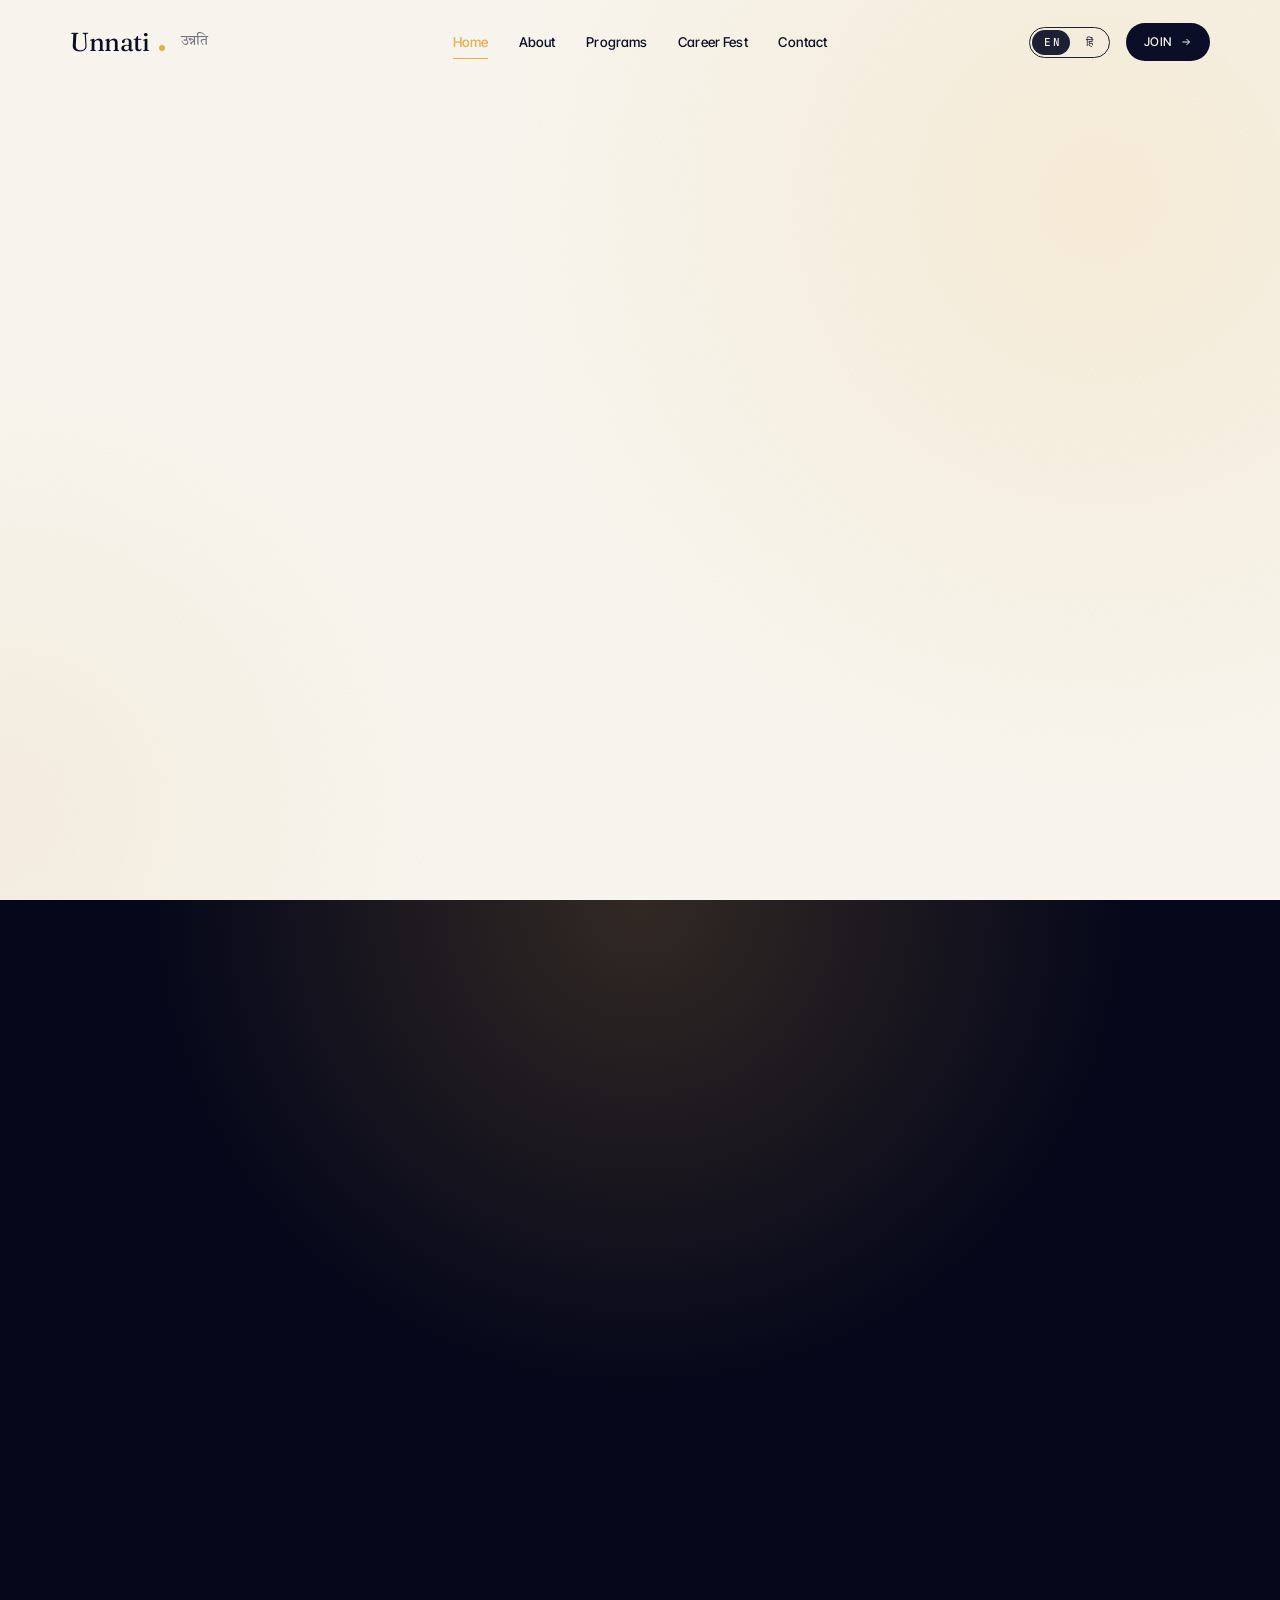
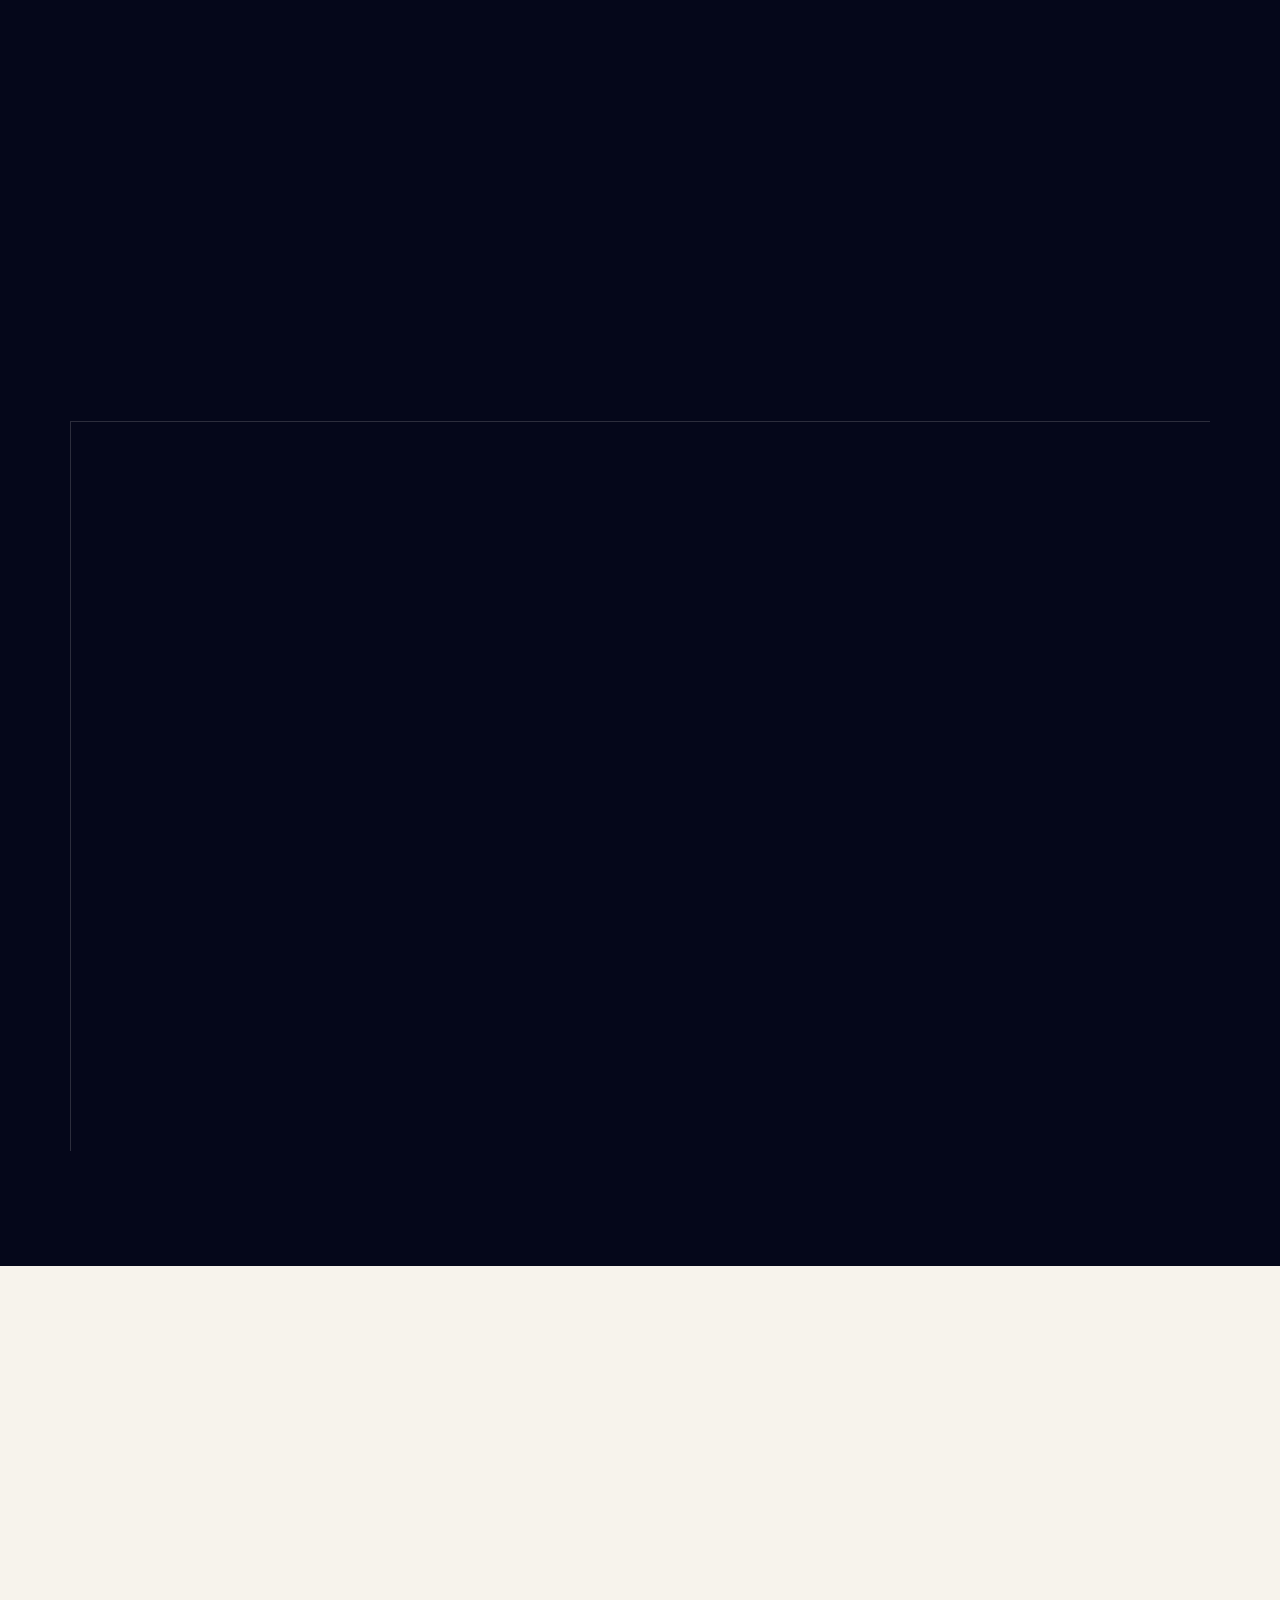
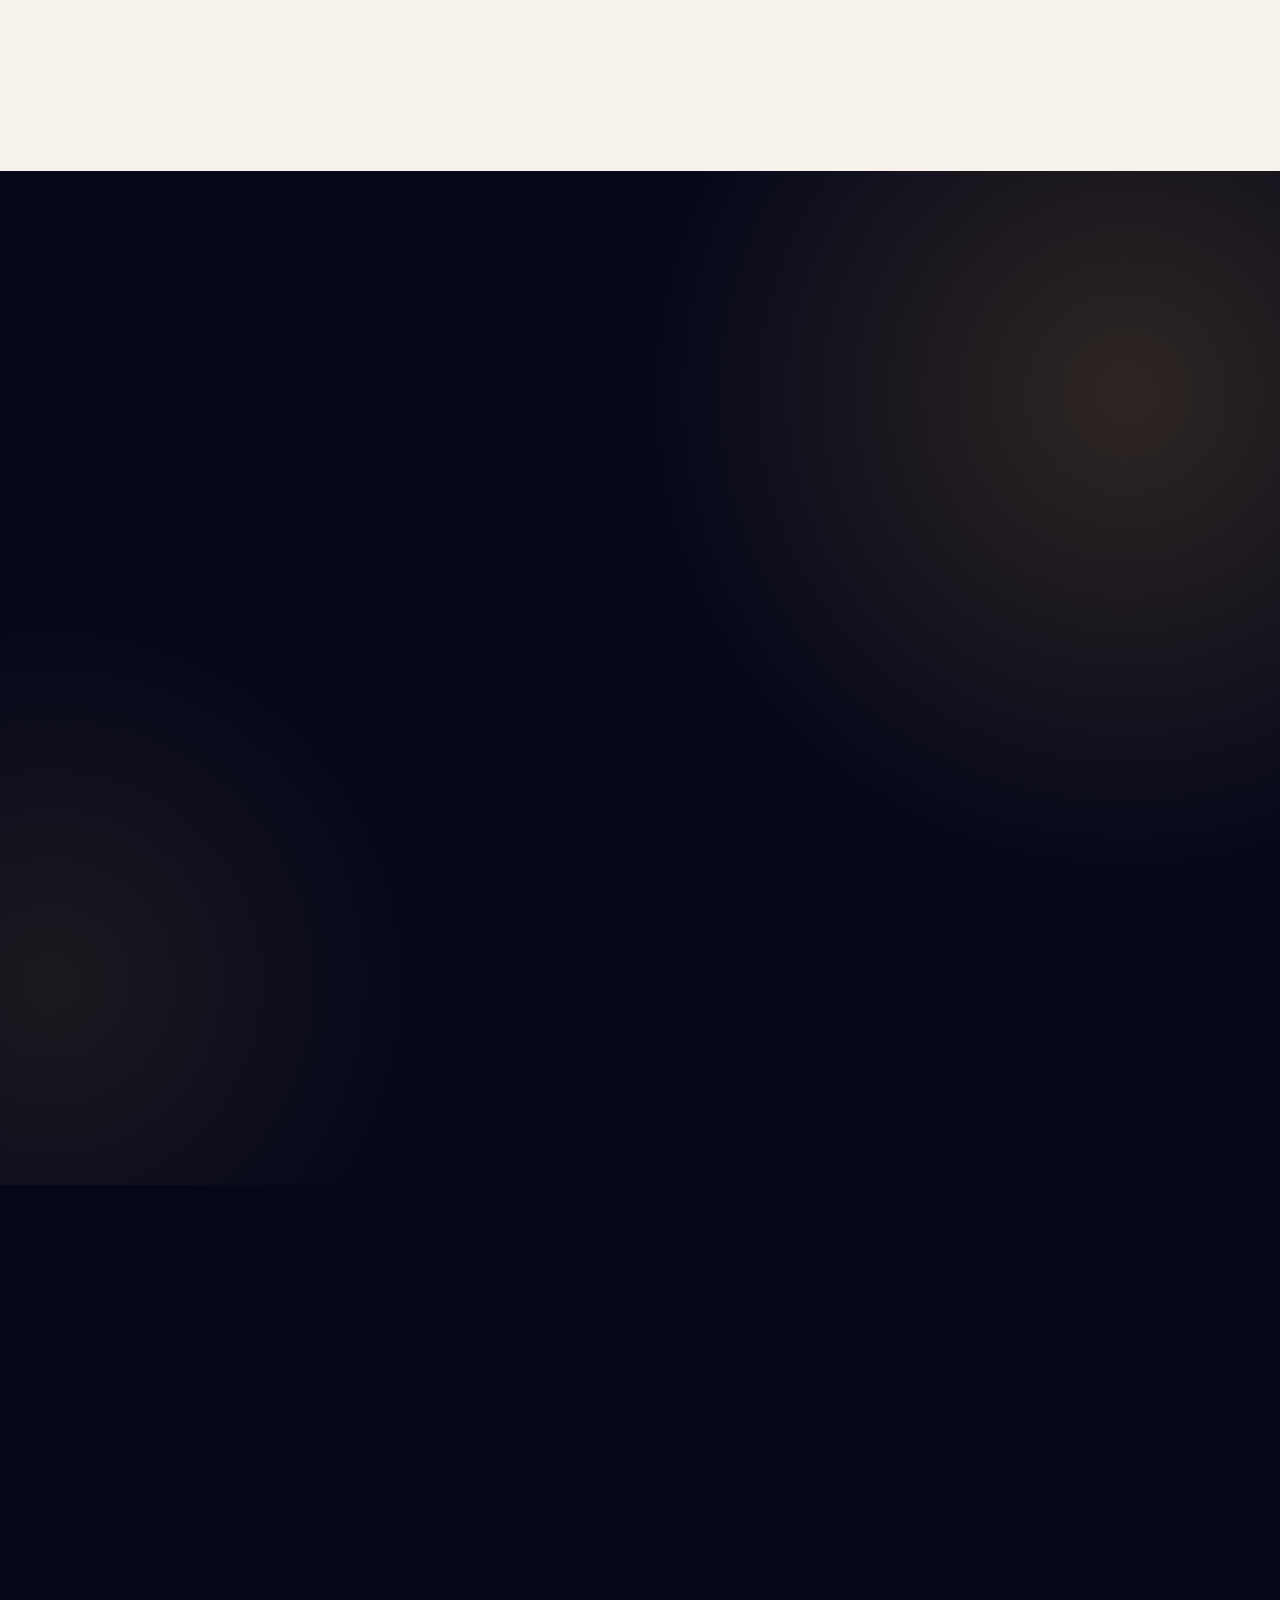
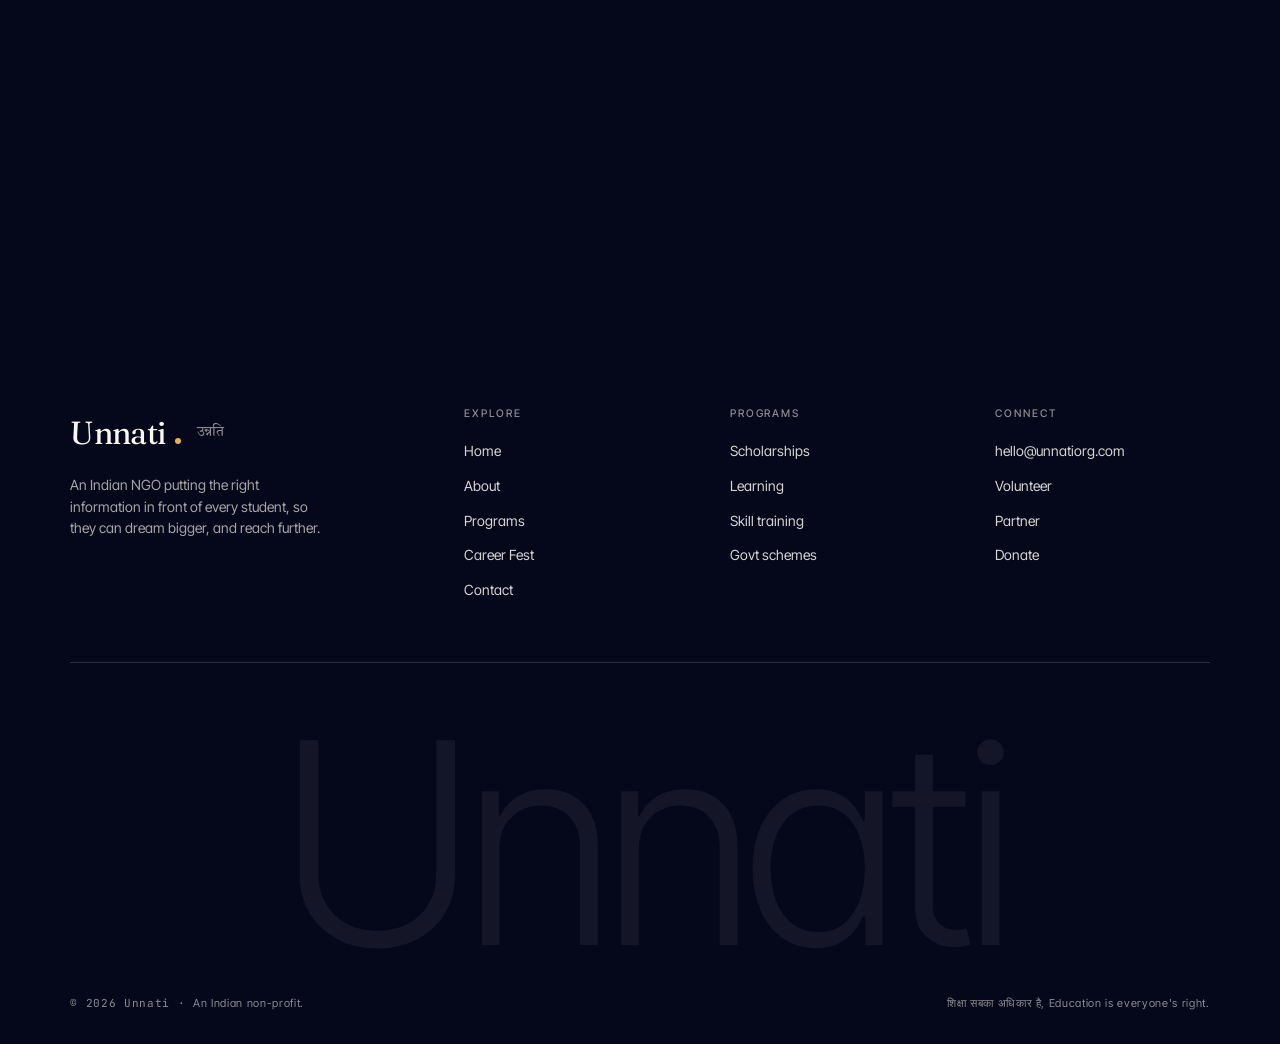
<file: index.html>
<!DOCTYPE html>
<html lang="en">
<head>
  <meta charset="UTF-8" />
  <meta name="viewport" content="width=device-width, initial-scale=1.0" />
  <title>Unnati · उन्नति, Information is opportunity.</title>
  <meta name="title-en" content="Unnati · उन्नति, Information is opportunity." />
  <meta name="title-hi" content="उन्नति, सही जानकारी, सही दिशा।" />
  <meta name="description" content="Unnati is an Indian NGO putting scholarships, government schemes, skill programs and career resources in front of every student, bilingual, free, accessible." />

  <link rel="preconnect" href="https://fonts.googleapis.com" />
  <link rel="preconnect" href="https://fonts.gstatic.com" crossorigin />
  <link rel="stylesheet" href="https://fonts.googleapis.com/css2?family=Fraunces:ital,opsz,wght@0,9..144,300;0,9..144,400;0,9..144,500;1,9..144,300;1,9..144,400&family=Inter+Tight:wght@400;500;600&family=JetBrains+Mono:wght@400;500&family=Tiro+Devanagari+Hindi&family=Hind:wght@400;500;600&display=swap" />
  <link rel="stylesheet" href="css/style.css?v=19" />
</head>
<body>

  <div class="intro" aria-hidden="true">
    <div class="intro-meta top">
      <span>Unnati · उन्नति</span>
      <span>An NGO from India</span>
    </div>

    <div class="intro-thesis">
      <span class="intro-word w1">Talent.</span>
      <span class="intro-word w2">Information.</span>
      <span class="intro-word w3">Opportunity.</span>
      <span class="intro-word w4 devanagari">उन्नति।</span>
    </div>

    <div class="intro-mark">
      Unnati<span class="intro-dot"></span><span class="intro-hi">उन्नति</span>
    </div>

    <div class="intro-line"></div>

    <div class="intro-meta bottom">
      <span class="lang-en">Welcome</span>
      <span class="lang-hi">स्वागत है</span>
      <span data-year>2026</span>
    </div>
  </div>

  <div class="page-trans" aria-hidden="true">
    <div class="page-trans-mark">Unnati<span class="dot"></span></div>
  </div>

  <nav class="nav" id="nav">
    <div class="brand-wrap">
      <a href="index.html" class="brand">
        Unnati<span class="brand-dot"></span>
        <span class="brand-hi">उन्नति</span>
      </a>
    </div>

    <div class="nav-center" id="navCenter">
      <div class="nav-links">
        <a href="index.html" aria-current="page">

          <span class="lang-en">Home</span>
          <span class="lang-hi">मुख पृष्ठ</span>
        </a>
        <a href="about.html">

          <span class="lang-en">About</span>
          <span class="lang-hi">हमारे बारे में</span>
        </a>
        <a href="programs.html">

          <span class="lang-en">Programs</span>
          <span class="lang-hi">कार्यक्रम</span>
        </a>
        <a href="career-fest.html">

          <span class="lang-en">Career Fest</span>
          <span class="lang-hi">करियर फ़ेस्ट</span>
        </a>
        <a href="contact.html">

          <span class="lang-en">Contact</span>
          <span class="lang-hi">संपर्क</span>
        </a>
      </div>
    </div>

    <div class="nav-right">
      <button class="lang-toggle" data-lang-toggle aria-label="Toggle language">
        <span class="lt-en">EN</span>
        <span class="lt-hi">हिं</span>
      </button>
      <a href="contact.html#join" class="nav-cta">
        <span class="lang-en">Join</span>
        <span class="lang-hi">जुड़ें</span>
        <svg width="12" height="12" viewBox="0 0 24 24" fill="none" stroke="currentColor" stroke-width="2"><path d="M5 12h14M13 6l6 6-6 6"/></svg>
      </a>
      <button class="nav-toggle" aria-label="Menu"><span></span><span></span></button>
    </div>
  </nav>

  <header class="hero">

    <div class="hero-meta-top reveal">
      <span>
        <span class="lang-en">Est. India · Non-profit</span>
        <span class="lang-hi">भारत · ग़ैर-लाभकारी संस्था</span>
      </span>
      <span>
        <span class="lang-en">Home</span>
        <span class="lang-hi">मुख पृष्ठ</span>
      </span>
    </div>

    <div class="hero-main">
      <h1 class="hero-title reveal reveal-d1">
        <span class="h-display lang-en">
          <span class="line-reveal"><span>Not just</span></span>
          <span class="line-reveal line-reveal-d1"><span><span class="serif-italic">talent.</span></span></span>
          <span class="line-reveal line-reveal-d2"><span>The right</span></span>
          <span class="line-reveal line-reveal-d3"><span><span class="serif-italic">information.</span></span></span>
        </span>
        <span class="h-display lang-hi">
          <span class="line-reveal"><span>सिर्फ़ प्रतिभा</span></span>
          <span class="line-reveal line-reveal-d1"><span>ही नहीं, </span></span>
          <span class="line-reveal line-reveal-d2"><span>सही जानकारी</span></span>
          <span class="line-reveal line-reveal-d3"><span>भी।</span></span>
        </span>
      </h1>

      <aside class="hero-aside reveal reveal-d2">

        <div class="hero-mark">
          <span class="lang-en">Unnati</span>
          <span class="lang-hi">उन्नति</span>
          <span class="mark-dot"></span>
        </div>

        <div class="hero-aside-bottom">

          <div class="word-cycle">
            <div class="wc-label">
              <span class="lang-en">A platform for</span>
              <span class="lang-hi">एक मंच, </span>
            </div>
            <div class="word-stage" aria-hidden="true">
              <span class="word">opportunity.</span>
              <span class="word devanagari">अवसर।</span>
              <span class="word">knowledge.</span>
              <span class="word devanagari">ज्ञान।</span>
              <span class="word">a future.</span>
              <span class="word devanagari">उन्नति।</span>
            </div>
          </div>

          <p class="lede">
            <span class="lang-en">Unnati is an Indian non-profit on a single mission, putting scholarships, government schemes, skill programs and career resources in front of every student who needs them. <strong>Free. Bilingual. Always.</strong></span>
            <span class="lang-hi">उन्नति एक ऐसा मंच है जहाँ छात्र छात्रवृत्तियाँ, सरकारी योजनाएँ, कौशल विकास कार्यक्रम, करियर मार्गदर्शन और अन्य संसाधन एक ही जगह पा सकते हैं। <strong>नि:शुल्क। द्विभाषी। हमेशा।</strong></span>
          </p>

          <div class="hero-cta">
            <a href="programs.html" class="btn btn--primary">
              <span class="lang-en">See programs</span>
              <span class="lang-hi">कार्यक्रम देखें</span>
              <svg viewBox="0 0 24 24" fill="none" stroke="currentColor" stroke-width="2"><path d="M5 12h14M13 6l6 6-6 6"/></svg>
            </a>
            <a href="about.html" class="btn btn--ghost">
              <span class="lang-en">Our story</span>
              <span class="lang-hi">हमारी कहानी</span>
            </a>
          </div>
        </div>
      </aside>
    </div>
  </header>

  <section class="verbatim">
    <div class="verbatim-inner">
      <span class="verbatim-mark reveal">“</span>
      <p class="verbatim-text reveal reveal-d1">
        <span class="lang-en">Talent alone isn't enough. The right information is the key to success.</span>
        <span class="lang-hi">सिर्फ़ प्रतिभा ही नहीं, बल्कि सही जानकारी भी सफलता की कुंजी है।</span>
      </p>
      <p class="verbatim-cite reveal reveal-d2">
        <span class="lang-en">The Unnati founding belief</span>
        <span class="lang-hi">उन्नति का मूल विश्वास</span>
      </p>
    </div>
  </section>

  <section class="section-dark">
    <div class="container">
      <div class="chapter-head">

        <div class="chapter-title">
          <span class="chapter-tag reveal">
            <span class="lang-en">What we do</span>
            <span class="lang-hi">हम क्या करते हैं</span>
          </span>
          <h2 class="h-2 reveal reveal-d1" style="color:var(--paper);">
            <span class="lang-en">Five categories.<br />One platform.<br /><span class="serif-italic" style="color:var(--saffron);">One door for every student.</span></span>
            <span class="lang-hi">पाँच श्रेणियाँ।<br />एक मंच।<br /><span style="color:var(--saffron);">हर छात्र के लिए एक दरवाज़ा।</span></span>
          </h2>
        </div>
      </div>

      <div class="pillars">
        <a class="pillar reveal" href="programs.html#scholarships">
          <div>

            <h3 class="pillar-title">
              <span class="lang-en">Scholarships</span>
              <span class="lang-hi">छात्रवृत्ति</span>
            </h3>
          </div>
          <p class="pillar-body">
            <span class="lang-en">Government and merit-based scholarships, NMMSS, KVPY, CSSS, AICTE Pragati, and more, mapped by class, stream and eligibility.</span>
            <span class="lang-hi">सरकारी एवं मेरिट-आधारित छात्रवृत्तियाँ, NMMSS, KVPY, CSSS, AICTE प्रगति आदि, कक्षा, विषय और पात्रता के अनुसार।</span>
          </p>
          <span class="pillar-arrow">
            <svg width="18" height="18" viewBox="0 0 24 24" fill="none" stroke="currentColor" stroke-width="1.5"><path d="M5 12h14M13 6l6 6-6 6"/></svg>
          </span>
        </a>

        <a class="pillar reveal reveal-d1" href="programs.html#learning">
          <div>

            <h3 class="pillar-title">
              <span class="lang-en">Learning platforms</span>
              <span class="lang-hi">सीखने के मंच</span>
            </h3>
          </div>
          <p class="pillar-body">
            <span class="lang-en">The best free learning resources on the internet, SWAYAM, NPTEL, Khan Academy, DIKSHA, Coursera, Duolingo, curated for Indian students.</span>
            <span class="lang-hi">इंटरनेट के बेहतरीन मुफ़्त संसाधन, स्वयं, NPTEL, खान अकादमी, दीक्षा, कोर्सेरा, डुओलिंगो, भारतीय छात्रों के लिए चयनित।</span>
          </p>
          <span class="pillar-arrow">
            <svg width="18" height="18" viewBox="0 0 24 24" fill="none" stroke="currentColor" stroke-width="1.5"><path d="M5 12h14M13 6l6 6-6 6"/></svg>
          </span>
        </a>

        <a class="pillar reveal reveal-d2" href="programs.html#career">
          <div>

            <h3 class="pillar-title">
              <span class="lang-en">Career opportunities</span>
              <span class="lang-hi">कैरियर के अवसर</span>
            </h3>
          </div>
          <p class="pillar-body">
            <span class="lang-en">Internshala, Upwork, Fiverr, WorkIndia and more, paid opportunities that don't wait for graduation day.</span>
            <span class="lang-hi">इंटर्नशाला, अपवर्क, फ़ाइवर, वर्कइंडिया आदि, ऐसे अवसर जो स्नातक होने का इंतज़ार नहीं करते।</span>
          </p>
          <span class="pillar-arrow">
            <svg width="18" height="18" viewBox="0 0 24 24" fill="none" stroke="currentColor" stroke-width="1.5"><path d="M5 12h14M13 6l6 6-6 6"/></svg>
          </span>
        </a>

        <a class="pillar reveal" href="programs.html#skills">
          <div>

            <h3 class="pillar-title">
              <span class="lang-en">Skill training</span>
              <span class="lang-hi">कौशल प्रशिक्षण</span>
            </h3>
          </div>
          <p class="pillar-body">
            <span class="lang-en">Skill India, PMKVY, DDU-GKY, Startup India, Udaan, government-backed certifications that lead directly to employment.</span>
            <span class="lang-hi">स्किल इंडिया, PMKVY, DDU-GKY, स्टार्टअप इंडिया, उड़ान, रोज़गार से जुड़ने वाली सरकारी प्रमाणित योजनाएँ।</span>
          </p>
          <span class="pillar-arrow">
            <svg width="18" height="18" viewBox="0 0 24 24" fill="none" stroke="currentColor" stroke-width="1.5"><path d="M5 12h14M13 6l6 6-6 6"/></svg>
          </span>
        </a>

        <a class="pillar reveal reveal-d1" href="programs.html#schemes">
          <div>

            <h3 class="pillar-title">
              <span class="lang-en">Government schemes</span>
              <span class="lang-hi">सरकारी योजनाएँ</span>
            </h3>
          </div>
          <p class="pillar-body">
            <span class="lang-en">Ayushman Bharat, Jan Dhan, Sukanya Samriddhi, KGBV, the safety nets and savings schemes most families have never been told about.</span>
            <span class="lang-hi">आयुष्मान भारत, जनधन, सुकन्या समृद्धि, KGBV, वे योजनाएँ जिनके बारे में ज़्यादातर परिवारों को बताया ही नहीं गया।</span>
          </p>
          <span class="pillar-arrow">
            <svg width="18" height="18" viewBox="0 0 24 24" fill="none" stroke="currentColor" stroke-width="1.5"><path d="M5 12h14M13 6l6 6-6 6"/></svg>
          </span>
        </a>

        <a class="pillar reveal reveal-d2" href="programs.html">
          <div>

            <h3 class="pillar-title">
              <span class="lang-en">Explore<br />everything</span>
              <span class="lang-hi">सब कुछ<br />देखें</span>
            </h3>
          </div>
          <p class="pillar-body">
            <span class="lang-en">Browse the full Unnati directory of opportunities, verified, updated, and free to access.</span>
            <span class="lang-hi">उन्नति की पूरी कार्यक्रम सूची देखें, सत्यापित, अद्यतन और निःशुल्क।</span>
          </p>
          <span class="pillar-arrow">
            <svg width="18" height="18" viewBox="0 0 24 24" fill="none" stroke="currentColor" stroke-width="1.5"><path d="M5 12h14M13 6l6 6-6 6"/></svg>
          </span>
        </a>
      </div>
    </div>
  </section>

  <section class="section-cream">
    <div class="container">
      <div class="chapter-head">

        <div class="chapter-title">
          <span class="chapter-tag reveal">
            <span class="lang-en">Recognition</span>
            <span class="lang-hi">पहचान</span>
          </span>
          <h2 class="h-2 reveal reveal-d1">
            <span class="lang-en">Letters of <span class="serif-italic" style="color:var(--gold-deep);">recommendation</span>.</span>
            <span class="lang-hi"><span class="serif-italic" style="color:var(--gold-deep);">अनुशंसा</span> पत्र।</span>
          </h2>
        </div>
      </div>

      <div class="lor-list">

        <div class="lor-row reveal">
          <a class="lor-preview" href="images/Berkeley_Unnati_Letter.pdf" target="_blank" rel="noopener" aria-label="Open Berkeley recommendation letter">
            <img src="images/lor-berkeley-thumb.png" alt="Recommendation letter from UC Berkeley" loading="lazy" />
          </a>
          <div class="lor-content">

            <span class="lor-type-big">
              <span class="lang-en">Letter of Recommendation</span>
              <span class="lang-hi">अनुशंसा पत्र</span>
            </span>
            <h3 class="lor-author-big">
              <span class="lang-en">Yashraj Bhardwaj</span>
              <span class="lang-hi">यशराज भारद्वाज</span>
            </h3>
            <div class="lor-role-big">
              <span class="lang-en">Garwood Innovation Fellow · Haas School of Business · UC Berkeley</span>
              <span class="lang-hi">गारवुड इनोवेशन फ़ेलो · हास स्कूल ऑफ़ बिज़नेस · यूसी बर्कली</span>
            </div>
            <p class="lor-desc-big">
              <span class="lang-en">Written from the Rebuilding India Initiative at the University of California, Berkeley, recognising Unnati's youth-led innovation, the 50+ sessions held across six states, and the digital platform empowering students nationwide.</span>
              <span class="lang-hi">यूनिवर्सिटी ऑफ़ कैलिफ़ोर्निया, बर्कली की ‘री-बिल्डिंग इंडिया’ पहल की ओर से लिखा गया पत्र, उन्नति के युवा-संचालित नवाचार, छह राज्यों में आयोजित 50+ सत्रों, और देशभर में छात्रों को सशक्त करने वाले डिजिटल मंच को मान्यता देता हुआ।</span>
            </p>
            <a class="lor-link-big" href="images/Berkeley_Unnati_Letter.pdf" target="_blank" rel="noopener">
              <span class="lang-en">Read the full letter</span>
              <span class="lang-hi">पूरा पत्र पढ़ें</span>
            </a>
          </div>
        </div>

        <div class="lor-row reveal">
          <a class="lor-preview" href="images/Minister.jpeg" target="_blank" rel="noopener" aria-label="Open recommendation letter from Minister Rajesh Nagar">
            <img src="images/Minister.jpeg" alt="Recommendation letter from Haryana Minister Rajesh Nagar" loading="lazy" />
          </a>
          <div class="lor-content">

            <span class="lor-type-big">
              <span class="lang-en">Letter of Recommendation</span>
              <span class="lang-hi">अनुशंसा पत्र</span>
            </span>
            <h3 class="lor-author-big">
              <span class="lang-en">Rajesh Nagar</span>
              <span class="lang-hi">राजेश नागर</span>
            </h3>
            <div class="lor-role-big">
              <span class="lang-en">Minister of State (Independent Charge) · Food, Civil Supplies &amp; Consumer Affairs · Haryana</span>
              <span class="lang-hi">राज्य मंत्री (स्वतंत्र प्रभार) · खाद्य, नागरिक आपूर्ति एवं उपभोक्ता मामले · हरियाणा</span>
            </div>
            <p class="lor-desc-big">
              <span class="lang-en">A commendation from a serving Haryana Cabinet Minister recognising the team behind Unnati, naming each leader, acknowledging 30+ sessions across six states, and endorsing the platform as a tool of social change.</span>
              <span class="lang-hi">हरियाणा कैबिनेट के एक वर्तमान मंत्री की ओर से उन्नति की टीम को विशेष सम्मान, प्रत्येक नेतृत्वकर्ता का उल्लेख, छह राज्यों में 30+ सत्रों को मान्यता, और मंच को सामाजिक बदलाव के साधन के रूप में पहचान।</span>
            </p>
            <a class="lor-link-big" href="images/Minister.jpeg" target="_blank" rel="noopener">
              <span class="lang-en">Read the full letter</span>
              <span class="lang-hi">पूरा पत्र पढ़ें</span>
            </a>
          </div>
        </div>

        <div class="lor-row reveal">
          <a class="lor-preview" href="images/lor-narbir.pdf" target="_blank" rel="noopener" aria-label="Open recommendation letter from Rao Narbir Singh">
            <img src="images/lor-narbir-thumb.png" alt="Recommendation letter from Haryana Industries Minister Rao Narbir Singh" loading="lazy" />
          </a>
          <div class="lor-content">

            <span class="lor-type-big">
              <span class="lang-en">Letter of Recommendation</span>
              <span class="lang-hi">अनुशंसा पत्र</span>
            </span>
            <h3 class="lor-author-big">
              <span class="lang-en">Rao Narbir Singh</span>
              <span class="lang-hi">राव नरबीर सिंह</span>
            </h3>
            <div class="lor-role-big">
              <span class="lang-en">Cabinet Minister · Industries &amp; Commerce, Environment, Forests &amp; Wildlife · Haryana</span>
              <span class="lang-hi">कैबिनेट मंत्री · उद्योग एवं वाणिज्य, पर्यावरण, वन एवं वन्य जीव · हरियाणा</span>
            </div>
            <p class="lor-desc-big">
              <span class="lang-en">A formal commendation from a senior Cabinet Minister of Haryana, recognising Unnati's 30+ sessions across six states, the team's leadership, and the platform consolidating opportunity for disadvantaged students.</span>
              <span class="lang-hi">हरियाणा के एक वरिष्ठ कैबिनेट मंत्री की ओर से औपचारिक प्रशंसा, उन्नति के छह राज्यों में 30+ सत्रों, टीम के नेतृत्व, और वंचित छात्रों के लिए अवसरों को एक मंच पर लाने वाले प्लेटफ़ॉर्म को मान्यता।</span>
            </p>
            <a class="lor-link-big" href="images/lor-narbir.pdf" target="_blank" rel="noopener">
              <span class="lang-en">Read the full letter</span>
              <span class="lang-hi">पूरा पत्र पढ़ें</span>
            </a>
          </div>
        </div>

        <div class="lor-row reveal">
          <a class="lor-preview" href="images/lor-gupta.pdf" target="_blank" rel="noopener" aria-label="Open recommendation letter from Sunil Gupta">
            <img src="images/lor-gupta-thumb.png" alt="Recommendation letter from Sunil Gupta, Vice Chairman, Punjab Planning Board" loading="lazy" />
          </a>
          <div class="lor-content">

            <span class="lor-type-big">
              <span class="lang-en">Letter of Recommendation</span>
              <span class="lang-hi">अनुशंसा पत्र</span>
            </span>
            <h3 class="lor-author-big">
              <span class="lang-en">Sunil Gupta</span>
              <span class="lang-hi">सुनील गुप्ता</span>
            </h3>
            <div class="lor-role-big">
              <span class="lang-en">Vice Chairman (Cabinet Rank) · Economic Policy &amp; Planning Board · Punjab</span>
              <span class="lang-hi">उपाध्यक्ष (कैबिनेट रैंक) · आर्थिक नीति एवं योजना बोर्ड · पंजाब</span>
            </div>
            <p class="lor-desc-big">
              <span class="lang-en">A recommendation from the Vice Chairman of the Economic Policy &amp; Planning Board of Punjab, acknowledging the dedication of the Unnati team and endorsing them to esteemed institutions and opportunities.</span>
              <span class="lang-hi">पंजाब के आर्थिक नीति एवं योजना बोर्ड के उपाध्यक्ष की ओर से अनुशंसा, उन्नति टीम की निष्ठा को सम्मान देती हुई और उन्हें प्रतिष्ठित संस्थानों एवं अवसरों के लिए सिफ़ारिश करती हुई।</span>
            </p>
            <a class="lor-link-big" href="images/lor-gupta.pdf" target="_blank" rel="noopener">
              <span class="lang-en">Read the full letter</span>
              <span class="lang-hi">पूरा पत्र पढ़ें</span>
            </a>
          </div>
        </div>

      </div>
    </div>
  </section>

  <section class="section-dark petition-section">
    <div class="container">
      <div class="petition-head">

        <div class="chapter-title">
          <span class="chapter-tag reveal">
            <span class="lang-en">Pending recognition</span>
            <span class="lang-hi">लंबित मान्यता</span>
          </span>
        </div>
      </div>

      <div class="petition-spread reveal">
        <a class="petition-preview" href="images/LetterFromMLAToPM.pdf" target="_blank" rel="noopener" aria-label="Open the MLA's letter to the Prime Minister">
          <span class="petition-stamp">
            <span class="lang-en">Filed · 14 Oct 2025</span>
            <span class="lang-hi">दर्ज · 14 अक्टू. 2025</span>
          </span>
          <img src="images/lor-mla-thumb.png" alt="Letter from MLA Sunil Sangwan addressed to the Prime Minister of India" loading="lazy" />
        </a>

        <div class="petition-content">
          <h2 class="petition-headline">
            <span class="lang-en">A letter from a Member of Legislative Assembly sits before the <em>Prime Minister's Office</em>.</span>
            <span class="lang-hi">एक विधायक का पत्र <em>प्रधानमंत्री कार्यालय</em> के समक्ष विचाराधीन है।</span>
          </h2>

          <span class="petition-from-label">
            <span class="lang-en">Submitted by</span>
            <span class="lang-hi">प्रस्तुतकर्ता</span>
          </span>
          <h3 class="petition-author">
            <span class="lang-en">Sunil Satpal Sangwan</span>
            <span class="lang-hi">सुनील सतपाल सांगवान</span>
          </h3>
          <div class="petition-role">
            <span class="lang-en">Member of Legislative Assembly · Haryana Vidhan Sabha · Dadri</span>
            <span class="lang-hi">विधान सभा सदस्य · हरियाणा विधान सभा · दादरी</span>
          </div>

          <p class="petition-body">
            <span class="lang-en">A sitting Member of the Haryana Legislative Assembly has formally written to the Hon'ble Prime Minister of India, requesting the issuance of an official Letter of Recommendation from the PMO in recognition of Unnati's work, 30+ awareness sessions, six states, over 6,000 government-school students reached, and a platform serving students nationwide.</span>
            <span class="lang-hi">हरियाणा विधान सभा के एक वर्तमान सदस्य ने माननीय प्रधानमंत्री को औपचारिक रूप से लिखा है, जिसमें उन्होंने उन्नति के कार्य को मान्यता देते हुए प्रधानमंत्री कार्यालय से एक आधिकारिक अनुशंसा पत्र जारी करने का अनुरोध किया है, 30+ जागरूकता सत्र, छह राज्य, 6,000+ सरकारी विद्यालयी छात्रों तक पहुँच, और देशभर में छात्रों की सेवा करने वाला एक मंच।</span>
          </p>

          <div class="petition-status">
            <span class="status-dot"></span>
            <span class="lang-en">Awaiting response from the PMO</span>
            <span class="lang-hi">प्रधानमंत्री कार्यालय की प्रतिक्रिया प्रतीक्षित</span>
          </div>

          <a class="petition-cta" href="images/LetterFromMLAToPM.pdf" target="_blank" rel="noopener">
            <span class="lang-en">Read the full letter</span>
            <span class="lang-hi">पूरा पत्र पढ़ें</span>
            <svg viewBox="0 0 24 24" fill="none" stroke="currentColor" stroke-width="2"><path d="M5 12h14M13 6l6 6-6 6"/></svg>
          </a>
        </div>
      </div>
    </div>
  </section>

  <section class="section-dark">
    <div class="container" style="text-align:center;">

      <h2 class="h-display reveal reveal-d1" style="color:var(--paper);max-width:18ch;margin:24px auto 0;">
        <span class="lang-en">Be the <span class="serif-italic" style="color:var(--saffron);">reason</span> a student rises.</span>
        <span class="lang-hi"><span style="color:var(--saffron);">किसी</span> छात्र के उठने की वजह बनिए।</span>
      </h2>
      <p class="lede reveal reveal-d2" style="color:rgba(248,242,222,0.75);margin:32px auto 48px;text-align:center;max-width:50ch;">
        <span class="lang-en">Volunteer your time. Sponsor outreach. Partner your organisation. Send us a student. Every contribution is a door opened.</span>
        <span class="lang-hi">समय दीजिए। आउटरीच को प्रायोजित कीजिए। साझेदार बनिए। किसी छात्र को हमारे पास भेजिए। हर योगदान एक नया दरवाज़ा खोलता है।</span>
      </p>
      <div class="reveal reveal-d3" style="display:flex;gap:12px;justify-content:center;flex-wrap:wrap;">
        <a href="contact.html#join" class="btn btn--saffron">
          <span class="lang-en">Get involved</span>
          <span class="lang-hi">जुड़िए</span>
          <svg viewBox="0 0 24 24" fill="none" stroke="currentColor" stroke-width="2"><path d="M5 12h14M13 6l6 6-6 6"/></svg>
        </a>
        <a href="contact.html" class="btn btn--light">
          <span class="lang-en">Partner with us</span>
          <span class="lang-hi">साझेदार बनें</span>
        </a>
      </div>
    </div>
  </section>

  <footer class="footer">
    <div class="container">
      <div class="footer-grid">
        <div class="footer-brand">
          <div class="brand">
            Unnati<span class="brand-dot"></span>
            <span class="brand-hi">उन्नति</span>
          </div>
          <p class="footer-tagline">
            <span class="lang-en">An Indian NGO putting the right information in front of every student, so they can dream bigger, and reach further.</span>
            <span class="lang-hi">एक ऐसा मंच जो हर छात्र तक सही जानकारी पहुँचाता है, ताकि वे बड़े सपने देख सकें और उन्हें साकार कर सकें।</span>
          </p>
        </div>
        <div class="footer-col">
          <h4><span class="lang-en">Explore</span><span class="lang-hi">देखें</span></h4>
          <ul>
            <li><a href="index.html"><span class="lang-en">Home</span><span class="lang-hi">मुख पृष्ठ</span></a></li>
            <li><a href="about.html"><span class="lang-en">About</span><span class="lang-hi">हमारे बारे में</span></a></li>
            <li><a href="programs.html"><span class="lang-en">Programs</span><span class="lang-hi">कार्यक्रम</span></a></li>
            <li><a href="career-fest.html"><span class="lang-en">Career Fest</span><span class="lang-hi">करियर फ़ेस्ट</span></a></li>
            <li><a href="contact.html"><span class="lang-en">Contact</span><span class="lang-hi">संपर्क</span></a></li>
          </ul>
        </div>
        <div class="footer-col">
          <h4><span class="lang-en">Programs</span><span class="lang-hi">कार्यक्रम</span></h4>
          <ul>
            <li><a href="programs.html#scholarships"><span class="lang-en">Scholarships</span><span class="lang-hi">छात्रवृत्ति</span></a></li>
            <li><a href="programs.html#learning"><span class="lang-en">Learning</span><span class="lang-hi">सीखने के मंच</span></a></li>
            <li><a href="programs.html#skills"><span class="lang-en">Skill training</span><span class="lang-hi">कौशल प्रशिक्षण</span></a></li>
            <li><a href="programs.html#schemes"><span class="lang-en">Govt schemes</span><span class="lang-hi">सरकारी योजनाएँ</span></a></li>
          </ul>
        </div>
        <div class="footer-col">
          <h4><span class="lang-en">Connect</span><span class="lang-hi">संपर्क</span></h4>
          <ul>
            <li><a href="mailto:hello@unnatiorg.com">hello@unnatiorg.com</a></li>
            <li><a href="contact.html#join"><span class="lang-en">Volunteer</span><span class="lang-hi">स्वयंसेवक</span></a></li>
            <li><a href="contact.html"><span class="lang-en">Partner</span><span class="lang-hi">साझेदार</span></a></li>
            <li><a href="contact.html#donate"><span class="lang-en">Donate</span><span class="lang-hi">दान करें</span></a></li>
          </ul>
        </div>
      </div>

      <div class="giant-mark">
        <span class="lang-en">Unnati</span>
        <span class="lang-hi">उन्नति</span>
      </div>

      <div class="footer-bottom">
        <span>© <span data-year></span> Unnati · <span class="lang-en">An Indian non-profit.</span><span class="lang-hi">एक भारतीय ग़ैर-लाभकारी संस्था।</span></span>
        <span class="lang-en">शिक्षा सबका अधिकार है, Education is everyone's right.</span>
        <span class="lang-hi">शिक्षा सबका अधिकार है।</span>
      </div>
    </div>
  </footer>

  <script src="js/main.js?v=19"></script>
</body>
</html>
</file>
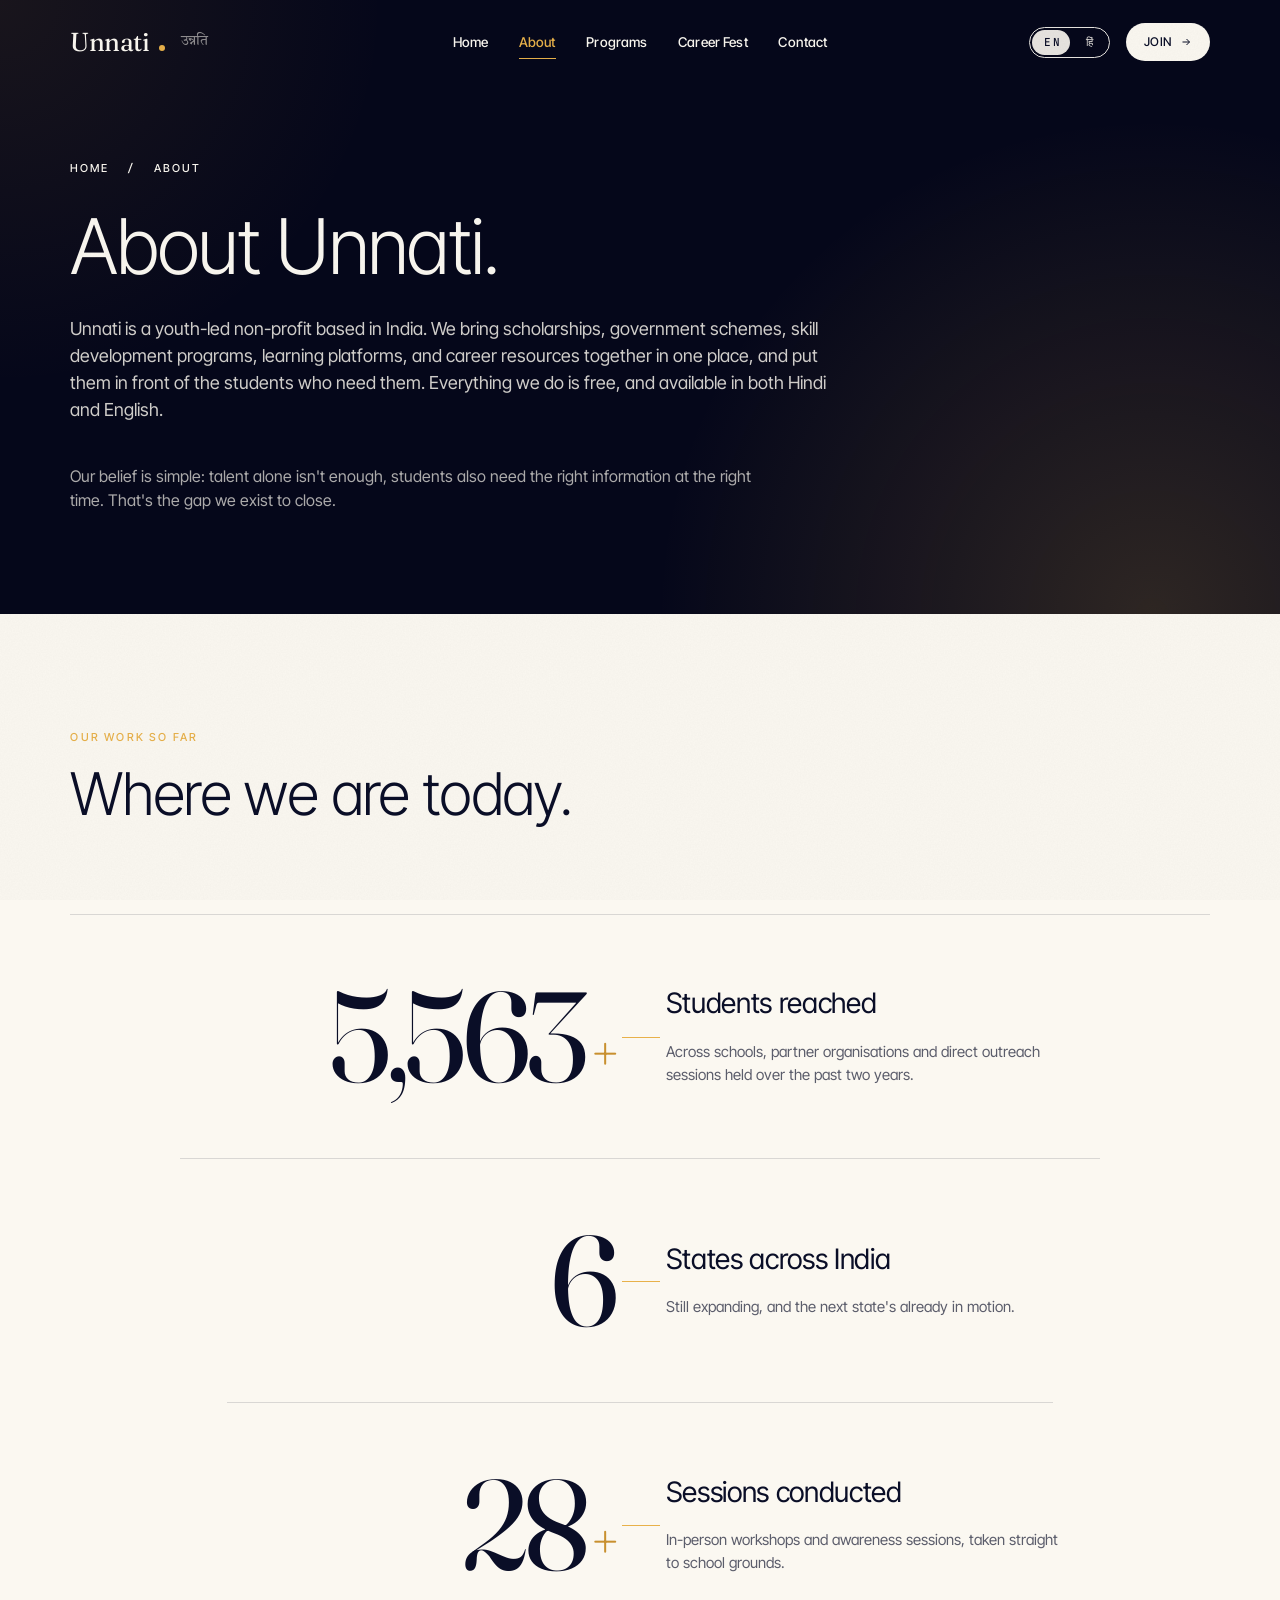
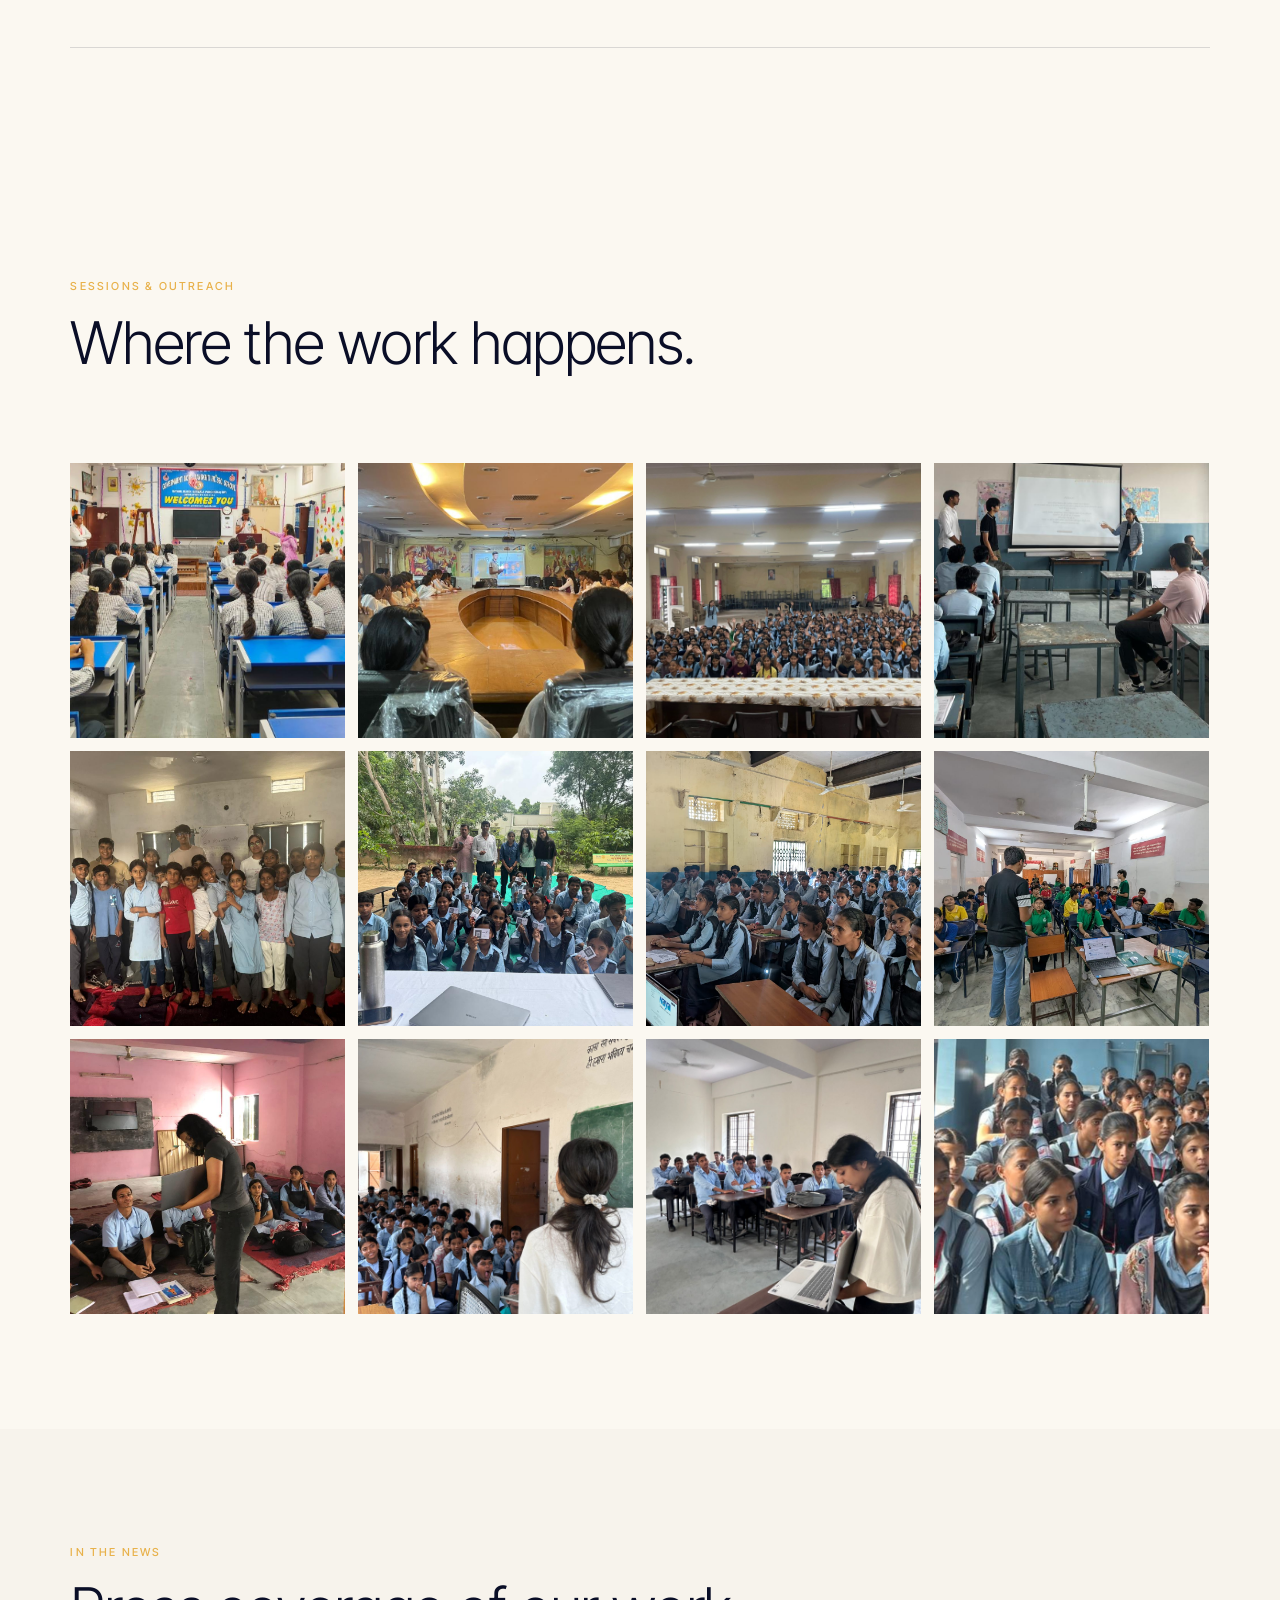
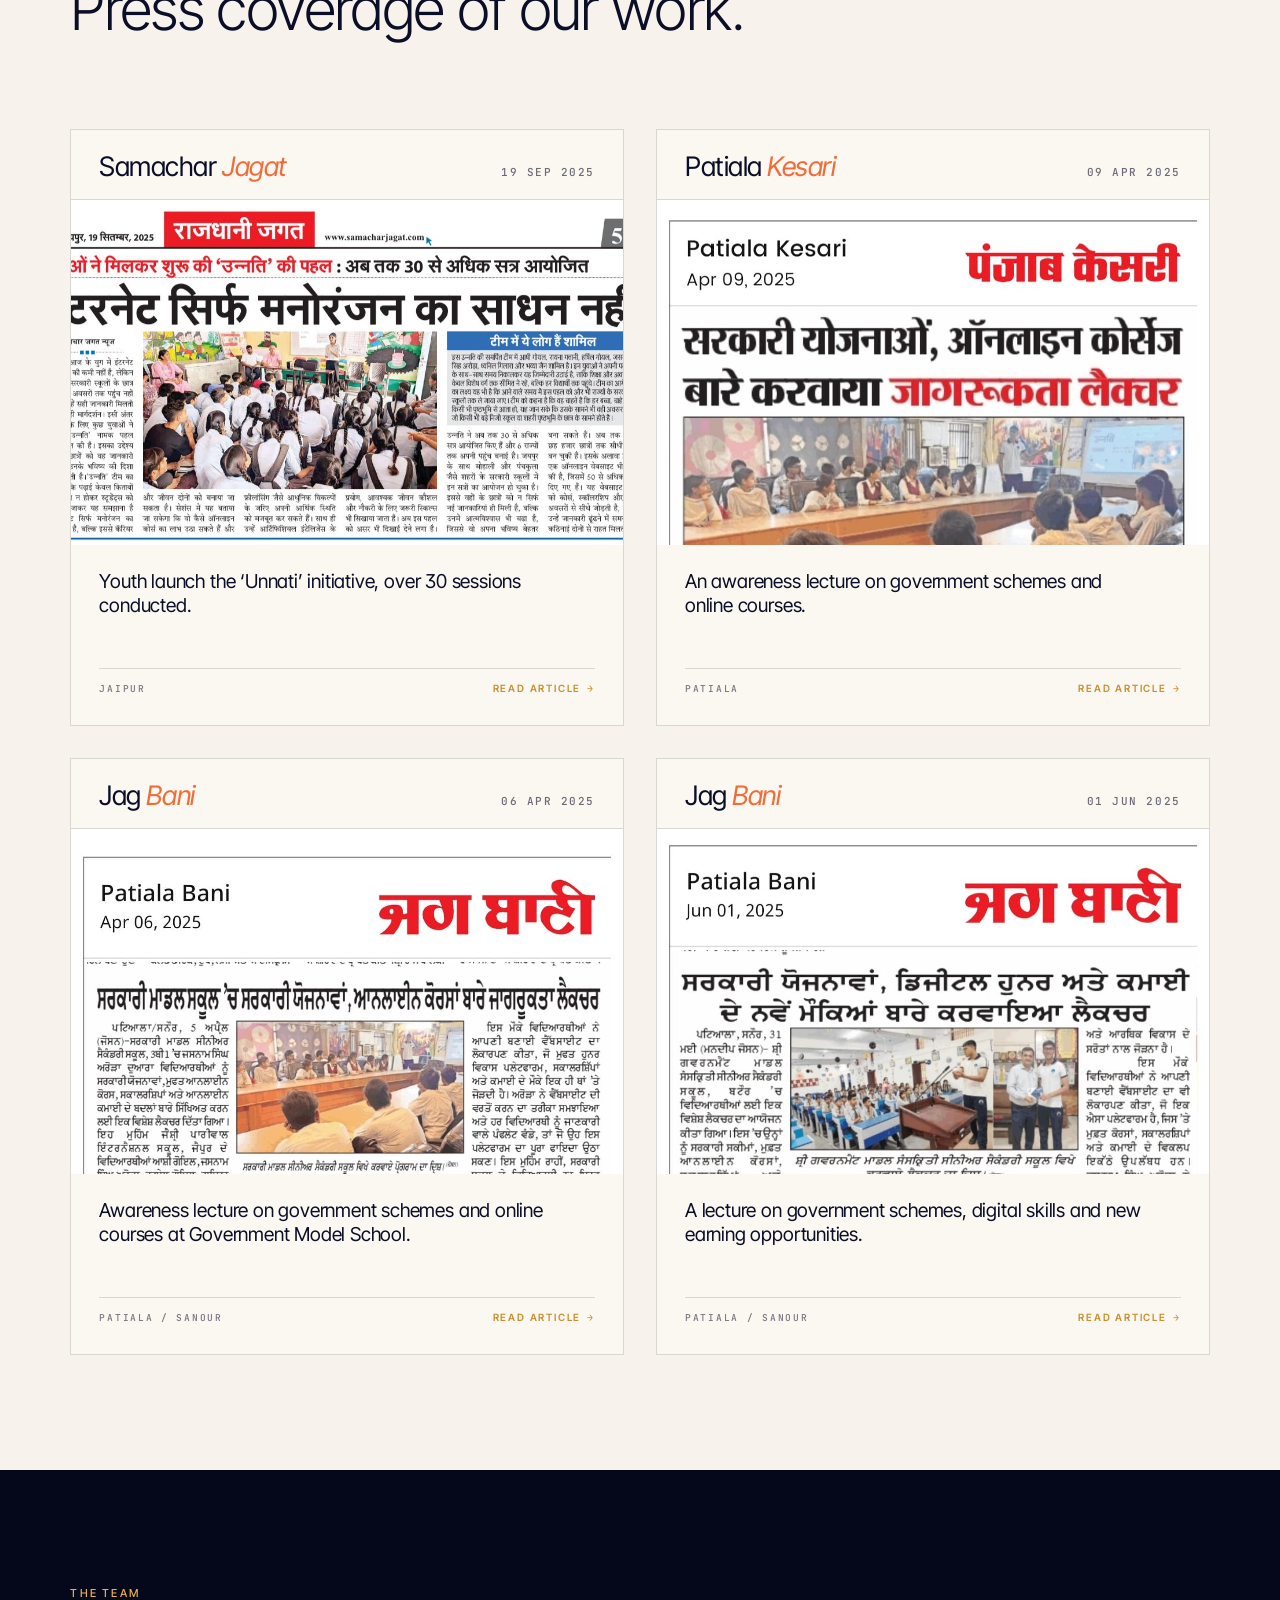
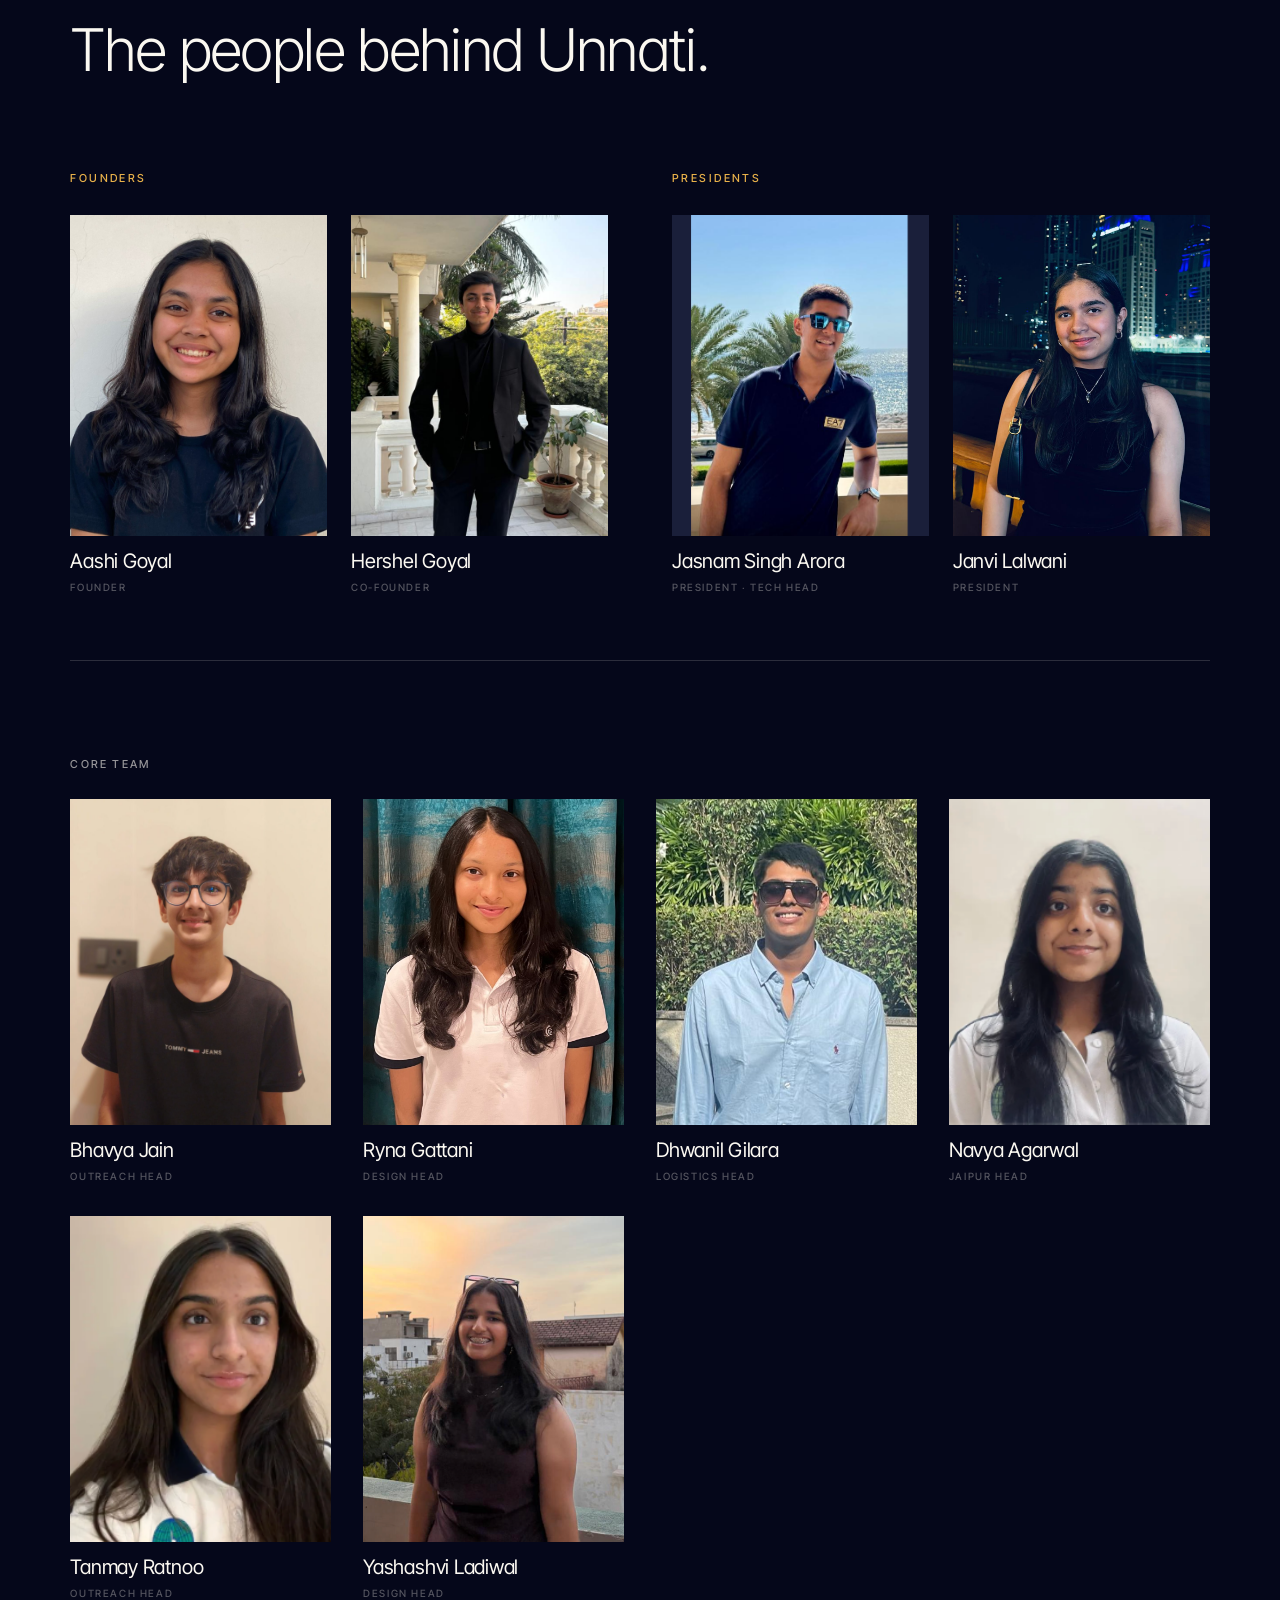
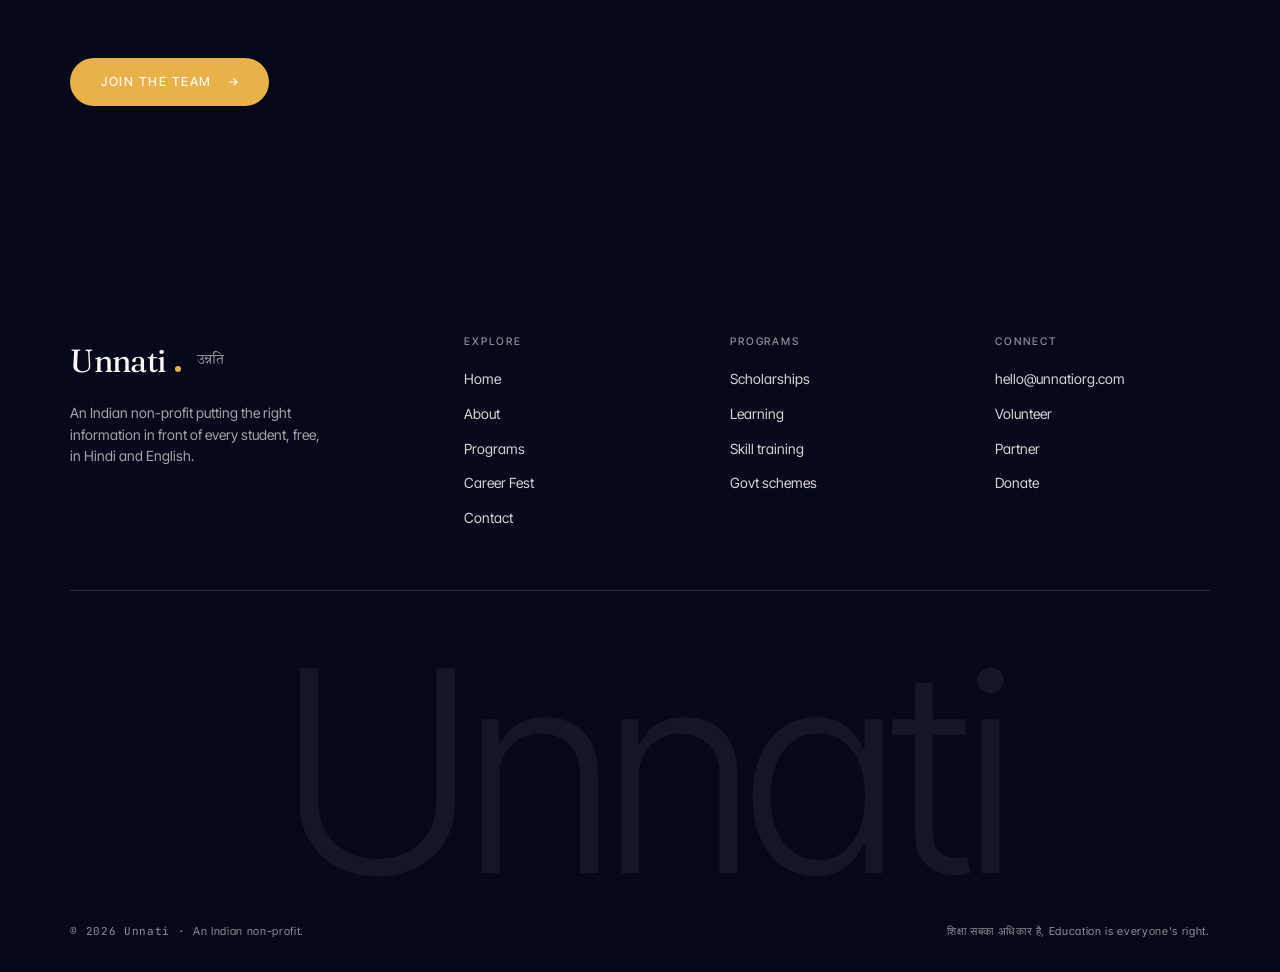
<file: about.html>
<!DOCTYPE html>
<html lang="en">
<head>
  <meta charset="UTF-8" />
  <meta name="viewport" content="width=device-width, initial-scale=1.0" />
  <title>About, Unnati · उन्नति</title>
  <meta name="title-en" content="About, Unnati · उन्नति" />
  <meta name="title-hi" content="हमारे बारे में, उन्नति" />
  <meta name="description" content="Unnati is a youth-led Indian non-profit bringing scholarships, schemes, skill programs and career resources to every student, free, in Hindi and English." />

  <link rel="preconnect" href="https://fonts.googleapis.com" />
  <link rel="preconnect" href="https://fonts.gstatic.com" crossorigin />
  <link rel="stylesheet" href="https://fonts.googleapis.com/css2?family=Fraunces:ital,opsz,wght@0,9..144,300;0,9..144,400;0,9..144,500;1,9..144,300;1,9..144,400&family=Inter+Tight:wght@400;500;600&family=JetBrains+Mono:wght@400;500&family=Tiro+Devanagari+Hindi&family=Hind:wght@400;500;600&display=swap" />
  <link rel="stylesheet" href="css/style.css?v=19" />
</head>
<body>

  <div class="page-trans" aria-hidden="true">
    <div class="page-trans-mark">Unnati<span class="dot"></span></div>
  </div>

  <nav class="nav" id="nav">
    <div class="brand-wrap">
      <a href="index.html" class="brand">
        Unnati<span class="brand-dot"></span><span class="brand-hi">उन्नति</span>
      </a>
    </div>
    <div class="nav-center" id="navCenter">
      <div class="nav-links">
        <a href="index.html"><span class="lang-en">Home</span><span class="lang-hi">मुख पृष्ठ</span></a>
        <a href="about.html" aria-current="page"><span class="lang-en">About</span><span class="lang-hi">हमारे बारे में</span></a>
        <a href="programs.html"><span class="lang-en">Programs</span><span class="lang-hi">कार्यक्रम</span></a>
        <a href="career-fest.html"><span class="lang-en">Career Fest</span><span class="lang-hi">करियर फ़ेस्ट</span></a>
        <a href="contact.html"><span class="lang-en">Contact</span><span class="lang-hi">संपर्क</span></a>
      </div>
    </div>
    <div class="nav-right">
      <button class="lang-toggle" data-lang-toggle aria-label="Toggle language">
        <span class="lt-en">EN</span><span class="lt-hi">हिं</span>
      </button>
      <a href="contact.html#join" class="nav-cta">
        <span class="lang-en">Join</span><span class="lang-hi">जुड़ें</span>
        <svg width="12" height="12" viewBox="0 0 24 24" fill="none" stroke="currentColor" stroke-width="2"><path d="M5 12h14M13 6l6 6-6 6"/></svg>
      </a>
      <button class="nav-toggle" aria-label="Menu"><span></span><span></span></button>
    </div>
  </nav>

  <header class="page-head">
    <div class="page-head-inner page-head-wide">
      <div class="crumb reveal">
        <a href="index.html"><span class="lang-en">Home</span><span class="lang-hi">मुख पृष्ठ</span></a>
        &nbsp;/&nbsp;
        <span class="lang-en">About</span><span class="lang-hi">हमारे बारे में</span>
      </div>

      <h1 class="h-1 reveal reveal-d1" style="color:var(--paper);">
        <span class="lang-en">About Unnati.</span>
        <span class="lang-hi">उन्नति के बारे में।</span>
      </h1>

      <p class="lede reveal reveal-d2" style="color:rgba(247,243,236,0.85);max-width:78ch;font-size:clamp(17px,1.4vw,22px);">
        <span class="lang-en">Unnati is a youth-led non-profit based in India. We bring scholarships, government schemes, skill development programs, learning platforms, and career resources together in one place, and put them in front of the students who need them. Everything we do is free, and available in both Hindi and English.</span>
        <span class="lang-hi">उन्नति भारत में चलने वाला एक युवा-संचालित ग़ैर-लाभकारी संगठन है। हम छात्रवृत्तियाँ, सरकारी योजनाएँ, कौशल विकास कार्यक्रम, सीखने के मंच और करियर के अवसर एक ही जगह लाते हैं, और उन छात्रों तक पहुँचाते हैं जिन्हें इनकी सबसे ज़्यादा ज़रूरत है। हमारी हर सेवा मुफ़्त है, और हिंदी व अंग्रेज़ी दोनों भाषाओं में उपलब्ध है।</span>
      </p>

      <p class="lede reveal reveal-d3" style="color:rgba(247,243,236,0.7);max-width:78ch;margin-top:8px;font-size:clamp(16px,1.2vw,19px);">
        <span class="lang-en">Our belief is simple: talent alone isn't enough, students also need the right information at the right time. That's the gap we exist to close.</span>
        <span class="lang-hi">हमारा विश्वास सीधा है, सिर्फ़ प्रतिभा ही नहीं, सही समय पर सही जानकारी भी ज़रूरी है। यही वो कमी है जिसे भरने के लिए हम मौजूद हैं।</span>
      </p>
    </div>
  </header>

  <section>
    <div class="container">
      <div class="chapter-head">

        <div class="chapter-title">
          <span class="chapter-tag reveal"><span class="lang-en">Our work so far</span><span class="lang-hi">अब तक का काम</span></span>
          <h2 class="h-2 reveal reveal-d1">
            <span class="lang-en">Where we are today.</span>
            <span class="lang-hi">आज हम कहाँ हैं।</span>
          </h2>
        </div>
      </div>

      <div class="impact-row">
        <div class="impact-cell">
          <div class="impact-num"><span data-count="6000">0</span><span class="impact-plus">+</span></div>
          <div class="impact-info">

            <div class="impact-label">
              <span class="lang-en">Students reached</span>
              <span class="lang-hi">छात्रों तक पहुँचे</span>
            </div>
            <p class="impact-note">
              <span class="lang-en">Across schools, partner organisations and direct outreach sessions held over the past two years.</span>
              <span class="lang-hi">पिछले दो वर्षों में विद्यालयों, साझेदार संगठनों और प्रत्यक्ष आउटरीच सत्रों के माध्यम से।</span>
            </p>
          </div>
        </div>

        <div class="impact-cell">
          <div class="impact-num"><span data-count="6">0</span></div>
          <div class="impact-info">

            <div class="impact-label">
              <span class="lang-en">States across India</span>
              <span class="lang-hi">भारत के राज्य</span>
            </div>
            <p class="impact-note">
              <span class="lang-en">Still expanding, and the next state's already in motion.</span>
              <span class="lang-hi">अभी और विस्तार जारी है, अगला राज्य रास्ते में है।</span>
            </p>
          </div>
        </div>

        <div class="impact-cell">
          <div class="impact-num"><span data-count="30">0</span><span class="impact-plus">+</span></div>
          <div class="impact-info">

            <div class="impact-label">
              <span class="lang-en">Sessions conducted</span>
              <span class="lang-hi">आयोजित सत्र</span>
            </div>
            <p class="impact-note">
              <span class="lang-en">In-person workshops and awareness sessions, taken straight to school grounds.</span>
              <span class="lang-hi">ज़मीनी स्तर पर आयोजित प्रत्यक्ष कार्यशालाएँ और जागरूकता सत्र।</span>
            </p>
          </div>
        </div>
      </div>
    </div>
  </section>

  <section>
    <div class="container">
      <div class="chapter-head">

        <div class="chapter-title">
          <span class="chapter-tag reveal"><span class="lang-en">Sessions &amp; outreach</span><span class="lang-hi">सत्र एवं आउटरीच</span></span>
          <h2 class="h-2 reveal reveal-d1">
            <span class="lang-en">Where the work happens.</span>
            <span class="lang-hi">जहाँ काम होता है।</span>
          </h2>
        </div>
      </div>

      <div class="gallery">
        <div class="gallery-cell"><img src="images/session-2.jpg"  alt="Unnati session" loading="lazy" /></div>
        <div class="gallery-cell"><img src="images/session-3.jpg"  alt="Unnati session" loading="lazy" /></div>
        <div class="gallery-cell"><img src="images/session-4.jpg"  alt="Unnati session" loading="lazy" /></div>
        <div class="gallery-cell"><img src="images/session-11.jpg" alt="Unnati session" loading="lazy" /></div>
        <div class="gallery-cell"><img src="images/session-5.jpg"  alt="Unnati session" loading="lazy" /></div>
        <div class="gallery-cell"><img src="images/session-6.jpg"  alt="Unnati session" loading="lazy" /></div>
        <div class="gallery-cell"><img src="images/session-7.jpg"  alt="Unnati session" loading="lazy" /></div>
        <div class="gallery-cell"><img src="images/session-13.jpg" alt="Unnati session" loading="lazy" /></div>
        <div class="gallery-cell"><img src="images/session-8.jpg"  alt="Unnati session" loading="lazy" /></div>
        <div class="gallery-cell"><img src="images/session-9.jpg"  alt="Unnati session" loading="lazy" /></div>
        <div class="gallery-cell"><img src="images/session-10.jpg" alt="Unnati session" loading="lazy" /></div>
        <div class="gallery-cell"><img src="images/session-14.jpg" alt="Unnati session" loading="lazy" /></div>
      </div>
    </div>
  </section>

  <section class="section-cream">
    <div class="container">
      <div class="chapter-head">

        <div class="chapter-title">
          <span class="chapter-tag reveal"><span class="lang-en">In the news</span><span class="lang-hi">समाचारों में</span></span>
          <h2 class="h-2 reveal reveal-d1">
            <span class="lang-en">Press coverage of our work.</span>
            <span class="lang-hi">हमारे काम की मीडिया कवरेज।</span>
          </h2>
        </div>
      </div>

      <div class="press-grid">

        <a class="press-article reveal" href="images/session-1.jpg" target="_blank" rel="noopener">
          <div class="press-masthead">
            <div class="press-pub-name">
              <span class="lang-en">Samachar <em>Jagat</em></span>
              <span class="lang-hi">समाचार <em>जगत</em></span>
            </div>
            <div class="press-masthead-meta">

              <span class="press-pub-date">19 Sep 2025</span>
            </div>
          </div>
          <div class="press-article-img">
            <img src="images/session-1.jpg" alt="Samachar Jagat article on Unnati" loading="lazy" />
          </div>
          <div class="press-article-body">
            <h4 class="press-article-headline">
              <span class="lang-en">Youth launch the &lsquo;Unnati&rsquo; initiative, over 30 sessions conducted.</span>
              <span class="lang-hi">युवाओं ने मिलकर शुरू की &lsquo;उन्नति&rsquo; की पहल, अब तक 30 से अधिक सत्र आयोजित।</span>
            </h4>
            <div class="press-article-footer">
              <span class="press-article-tag">Jaipur</span>
              <span class="press-article-link">
                <span class="lang-en">Read article</span><span class="lang-hi">लेख पढ़ें</span>
              </span>
            </div>
          </div>
        </a>

        <a class="press-article reveal reveal-d1" href="images/activity-1.jpg" target="_blank" rel="noopener">
          <div class="press-masthead">
            <div class="press-pub-name">
              <span class="lang-en">Patiala <em>Kesari</em></span>
              <span class="lang-hi">पटियाला <em>केसरी</em></span>
            </div>
            <div class="press-masthead-meta">

              <span class="press-pub-date">09 Apr 2025</span>
            </div>
          </div>
          <div class="press-article-img">
            <img src="images/activity-1.jpg" alt="Patiala Kesari article on Unnati" loading="lazy" />
          </div>
          <div class="press-article-body">
            <h4 class="press-article-headline">
              <span class="lang-en">An awareness lecture on government schemes and online courses.</span>
              <span class="lang-hi">सरकारी योजनाओं, ऑनलाइन कोर्सेज़ बारे करवाया जागरूकता लेक्चर।</span>
            </h4>
            <div class="press-article-footer">
              <span class="press-article-tag">Patiala</span>
              <span class="press-article-link">
                <span class="lang-en">Read article</span><span class="lang-hi">लेख पढ़ें</span>
              </span>
            </div>
          </div>
        </a>

        <a class="press-article reveal reveal-d2" href="images/PHOTO-2025-04-06-12-08-51.jpg" target="_blank" rel="noopener">
          <div class="press-masthead">
            <div class="press-pub-name">
              <span class="lang-en">Jag <em>Bani</em></span>
              <span class="lang-hi">ਜਗ <em>ਬਾਣੀ</em></span>
            </div>
            <div class="press-masthead-meta">

              <span class="press-pub-date">06 Apr 2025</span>
            </div>
          </div>
          <div class="press-article-img">
            <img src="images/PHOTO-2025-04-06-12-08-51.jpg" alt="Jag Bani article on Unnati awareness lecture" loading="lazy" />
          </div>
          <div class="press-article-body">
            <h4 class="press-article-headline">
              <span class="lang-en">Awareness lecture on government schemes and online courses at Government Model School.</span>
              <span class="lang-hi">ਸਰਕਾਰੀ ਮਾਡਲ ਸਕੂਲ &lsquo;ਚ ਸਰਕਾਰੀ ਯੋਜਨਾਵਾਂ, ਆਨਲਾਈਨ ਕੋਰਸਾਂ ਬਾਰੇ ਜਾਗਰੂਕਤਾ ਲੈਕਚਰ।</span>
            </h4>
            <div class="press-article-footer">
              <span class="press-article-tag">Patiala / Sanour</span>
              <span class="press-article-link">
                <span class="lang-en">Read article</span><span class="lang-hi">लेख पढ़ें</span>
              </span>
            </div>
          </div>
        </a>

        <a class="press-article reveal reveal-d3" href="images/activity-3.jpg" target="_blank" rel="noopener">
          <div class="press-masthead">
            <div class="press-pub-name">
              <span class="lang-en">Jag <em>Bani</em></span>
              <span class="lang-hi">ਜਗ <em>ਬਾਣੀ</em></span>
            </div>
            <div class="press-masthead-meta">

              <span class="press-pub-date">01 Jun 2025</span>
            </div>
          </div>
          <div class="press-article-img">
            <img src="images/activity-3.jpg" alt="Jag Bani article on Unnati" loading="lazy" />
          </div>
          <div class="press-article-body">
            <h4 class="press-article-headline">
              <span class="lang-en">A lecture on government schemes, digital skills and new earning opportunities.</span>
              <span class="lang-hi">ਸਰਕਾਰੀ ਯੋਜਨਾਵਾਂ, ਡਿਜੀਟਲ ਹੁਨਰ ਅਤੇ ਕਮਾਈ ਦੇ ਨਵੇਂ ਮੌਕਿਆਂ ਬਾਰੇ ਕਰਵਾਇਆ ਲੈਕਚਰ।</span>
            </h4>
            <div class="press-article-footer">
              <span class="press-article-tag">Patiala / Sanour</span>
              <span class="press-article-link">
                <span class="lang-en">Read article</span><span class="lang-hi">लेख पढ़ें</span>
              </span>
            </div>
          </div>
        </a>

      </div>
    </div>
  </section>

  <section class="section-dark">
    <div class="container">
      <div class="chapter-head">

        <div class="chapter-title">
          <span class="chapter-tag reveal"><span class="lang-en">The team</span><span class="lang-hi">हमारी टीम</span></span>
          <h2 class="h-2 reveal reveal-d1" style="color:var(--paper);">
            <span class="lang-en">The people behind Unnati.</span>
            <span class="lang-hi">उन्नति के पीछे की टीम।</span>
          </h2>
        </div>
      </div>

      <div class="team-top reveal">
        <div class="team-top-group">
          <div class="chapter-tag"><span class="lang-en">Founders</span><span class="lang-hi">संस्थापक</span></div>
          <div class="team-pair">
            <div class="member">
              <div class="member-photo"><img src="images/team-aashi.jpg" alt="Aashi Goyal" loading="lazy" /></div>
              <div class="member-info">
                <div class="member-name" style="color:var(--paper);">
                  <span class="lang-en">Aashi Goyal</span>
                  <span class="lang-hi">आशी गोयल</span>
                </div>
                <div class="member-role" style="color:rgba(247,243,236,0.6);">
                  <span class="lang-en">Founder</span>
                  <span class="lang-hi">संस्थापक</span>
                </div>
              </div>
            </div>
            <div class="member">
              <div class="member-photo"><img src="images/team-hershel.jpg" alt="Hershel Goyal" loading="lazy" /></div>
              <div class="member-info">
                <div class="member-name" style="color:var(--paper);">
                  <span class="lang-en">Hershel Goyal</span>
                  <span class="lang-hi">हर्शल गोयल</span>
                </div>
                <div class="member-role" style="color:rgba(247,243,236,0.6);">
                  <span class="lang-en">Co-Founder</span>
                  <span class="lang-hi">सह-संस्थापक</span>
                </div>
              </div>
            </div>
          </div>
        </div>

        <div class="team-top-group">
          <div class="chapter-tag"><span class="lang-en">Presidents</span><span class="lang-hi">अध्यक्ष</span></div>
          <div class="team-pair">
            <div class="member">
              <div class="member-photo"><img src="images/team-jasnam.png" alt="Jasnam Singh Arora" loading="lazy" /></div>
              <div class="member-info">
                <div class="member-name" style="color:var(--paper);">
                  <span class="lang-en">Jasnam Singh Arora</span>
                  <span class="lang-hi">जसनम सिंह अरोड़ा</span>
                </div>
                <div class="member-role" style="color:rgba(247,243,236,0.6);">
                  <span class="lang-en">President · Tech Head</span>
                  <span class="lang-hi">अध्यक्ष · तकनीकी प्रमुख</span>
                </div>
              </div>
            </div>
            <div class="member">
              <div class="member-photo"><img src="images/janvi.jpeg" alt="Janvi Lalwani" loading="lazy" /></div>
              <div class="member-info">
                <div class="member-name" style="color:var(--paper);">
                  <span class="lang-en">Janvi Lalwani</span>
                  <span class="lang-hi">जान्वी लालवानी</span>
                </div>
                <div class="member-role" style="color:rgba(247,243,236,0.6);">
                  <span class="lang-en">President</span>
                  <span class="lang-hi">अध्यक्ष</span>
                </div>
              </div>
            </div>
          </div>
        </div>
      </div>

      <div class="reveal" style="margin-bottom:24px;">
        <span class="chapter-tag" style="color:rgba(247,243,236,0.6);">
          <span class="lang-en">Core team</span><span class="lang-hi">मुख्य टीम</span>
        </span>
      </div>
      <div class="team-grid">
        <div class="member reveal">
          <div class="member-photo"><img src="images/team-bhavya.jpg" alt="Bhavya Jain" loading="lazy" /></div>
          <div class="member-info">
            <div class="member-name" style="color:var(--paper);">
              <span class="lang-en">Bhavya Jain</span>
              <span class="lang-hi">भव्या जैन</span>
            </div>
            <div class="member-role" style="color:rgba(247,243,236,0.6);">
              <span class="lang-en">Outreach Head</span>
              <span class="lang-hi">आउटरीच प्रमुख</span>
            </div>
          </div>
        </div>
        <div class="member reveal reveal-d1">
          <div class="member-photo"><img src="images/team-ryna.jpg" alt="Ryna Gattani" loading="lazy" /></div>
          <div class="member-info">
            <div class="member-name" style="color:var(--paper);">
              <span class="lang-en">Ryna Gattani</span>
              <span class="lang-hi">रायना गत्तानी</span>
            </div>
            <div class="member-role" style="color:rgba(247,243,236,0.6);">
              <span class="lang-en">Design Head</span>
              <span class="lang-hi">डिज़ाइन प्रमुख</span>
            </div>
          </div>
        </div>
        <div class="member reveal reveal-d2">
          <div class="member-photo"><img src="images/team-dhwanil.jpg" alt="Dhwanil Gilara" loading="lazy" /></div>
          <div class="member-info">
            <div class="member-name" style="color:var(--paper);">
              <span class="lang-en">Dhwanil Gilara</span>
              <span class="lang-hi">ध्वनिल गिलारा</span>
            </div>
            <div class="member-role" style="color:rgba(247,243,236,0.6);">
              <span class="lang-en">Logistics Head</span>
              <span class="lang-hi">लॉजिस्टिक्स प्रमुख</span>
            </div>
          </div>
        </div>
        <div class="member reveal reveal-d3">
          <div class="member-photo"><img src="images/navya.png" alt="Navya Agarwal" loading="lazy" /></div>
          <div class="member-info">
            <div class="member-name" style="color:var(--paper);">
              <span class="lang-en">Navya Agarwal</span>
              <span class="lang-hi">नव्या अग्रवाल</span>
            </div>
            <div class="member-role" style="color:rgba(247,243,236,0.6);">
              <span class="lang-en">Jaipur Head</span>
              <span class="lang-hi">जयपुर प्रमुख</span>
            </div>
          </div>
        </div>
        <div class="member reveal">
          <div class="member-photo"><img src="images/tanmayi.png" alt="Tanmay Ratnoo" loading="lazy" /></div>
          <div class="member-info">
            <div class="member-name" style="color:var(--paper);">
              <span class="lang-en">Tanmay Ratnoo</span>
              <span class="lang-hi">तन्मय रत्नू</span>
            </div>
            <div class="member-role" style="color:rgba(247,243,236,0.6);">
              <span class="lang-en">Outreach Head</span>
              <span class="lang-hi">आउटरीच प्रमुख</span>
            </div>
          </div>
        </div>
        <div class="member reveal reveal-d1">
          <div class="member-photo"><img src="images/yashashvi.png" alt="Yashashvi Ladiwal" loading="lazy" /></div>
          <div class="member-info">
            <div class="member-name" style="color:var(--paper);">
              <span class="lang-en">Yashashvi Ladiwal</span>
              <span class="lang-hi">यशस्वी लड़ीवाल</span>
            </div>
            <div class="member-role" style="color:rgba(247,243,236,0.6);">
              <span class="lang-en">Design Head</span>
              <span class="lang-hi">डिज़ाइन प्रमुख</span>
            </div>
          </div>
        </div>
      </div>

      <div class="reveal" style="margin-top:56px;">
        <a href="contact.html#join" class="btn btn--saffron">
          <span class="lang-en">Join the team</span>
          <span class="lang-hi">टीम में शामिल हों</span>
          <svg viewBox="0 0 24 24" fill="none" stroke="currentColor" stroke-width="2"><path d="M5 12h14M13 6l6 6-6 6"/></svg>
        </a>
      </div>
    </div>
  </section>

  <footer class="footer">
    <div class="container">
      <div class="footer-grid">
        <div class="footer-brand">
          <div class="brand">Unnati<span class="brand-dot"></span><span class="brand-hi">उन्नति</span></div>
          <p class="footer-tagline">
            <span class="lang-en">An Indian non-profit putting the right information in front of every student, free, in Hindi and English.</span>
            <span class="lang-hi">एक भारतीय ग़ैर-लाभकारी संगठन, हर छात्र तक सही जानकारी, हिंदी और अंग्रेज़ी में, बिल्कुल मुफ़्त।</span>
          </p>
        </div>
        <div class="footer-col">
          <h4><span class="lang-en">Explore</span><span class="lang-hi">देखें</span></h4>
          <ul>
            <li><a href="index.html"><span class="lang-en">Home</span><span class="lang-hi">मुख पृष्ठ</span></a></li>
            <li><a href="about.html"><span class="lang-en">About</span><span class="lang-hi">हमारे बारे में</span></a></li>
            <li><a href="programs.html"><span class="lang-en">Programs</span><span class="lang-hi">कार्यक्रम</span></a></li>
            <li><a href="career-fest.html"><span class="lang-en">Career Fest</span><span class="lang-hi">करियर फ़ेस्ट</span></a></li>
            <li><a href="contact.html"><span class="lang-en">Contact</span><span class="lang-hi">संपर्क</span></a></li>
          </ul>
        </div>
        <div class="footer-col">
          <h4><span class="lang-en">Programs</span><span class="lang-hi">कार्यक्रम</span></h4>
          <ul>
            <li><a href="programs.html#scholarships"><span class="lang-en">Scholarships</span><span class="lang-hi">छात्रवृत्ति</span></a></li>
            <li><a href="programs.html#learning"><span class="lang-en">Learning</span><span class="lang-hi">सीखने के मंच</span></a></li>
            <li><a href="programs.html#skills"><span class="lang-en">Skill training</span><span class="lang-hi">कौशल प्रशिक्षण</span></a></li>
            <li><a href="programs.html#schemes"><span class="lang-en">Govt schemes</span><span class="lang-hi">सरकारी योजनाएँ</span></a></li>
          </ul>
        </div>
        <div class="footer-col">
          <h4><span class="lang-en">Connect</span><span class="lang-hi">संपर्क</span></h4>
          <ul>
            <li><a href="mailto:hello@unnatiorg.com">hello@unnatiorg.com</a></li>
            <li><a href="contact.html#join"><span class="lang-en">Volunteer</span><span class="lang-hi">स्वयंसेवक</span></a></li>
            <li><a href="contact.html"><span class="lang-en">Partner</span><span class="lang-hi">साझेदार</span></a></li>
            <li><a href="contact.html#donate"><span class="lang-en">Donate</span><span class="lang-hi">दान करें</span></a></li>
          </ul>
        </div>
      </div>
      <div class="giant-mark">
        <span class="lang-en">Unnati</span><span class="lang-hi">उन्नति</span>
      </div>
      <div class="footer-bottom">
        <span>© <span data-year></span> Unnati · <span class="lang-en">An Indian non-profit.</span><span class="lang-hi">एक भारतीय ग़ैर-लाभकारी संस्था।</span></span>
        <span class="lang-en">शिक्षा सबका अधिकार है, Education is everyone's right.</span>
        <span class="lang-hi">शिक्षा सबका अधिकार है।</span>
      </div>
    </div>
  </footer>

  <script src="js/main.js?v=19"></script>
</body>
</html>
</file>
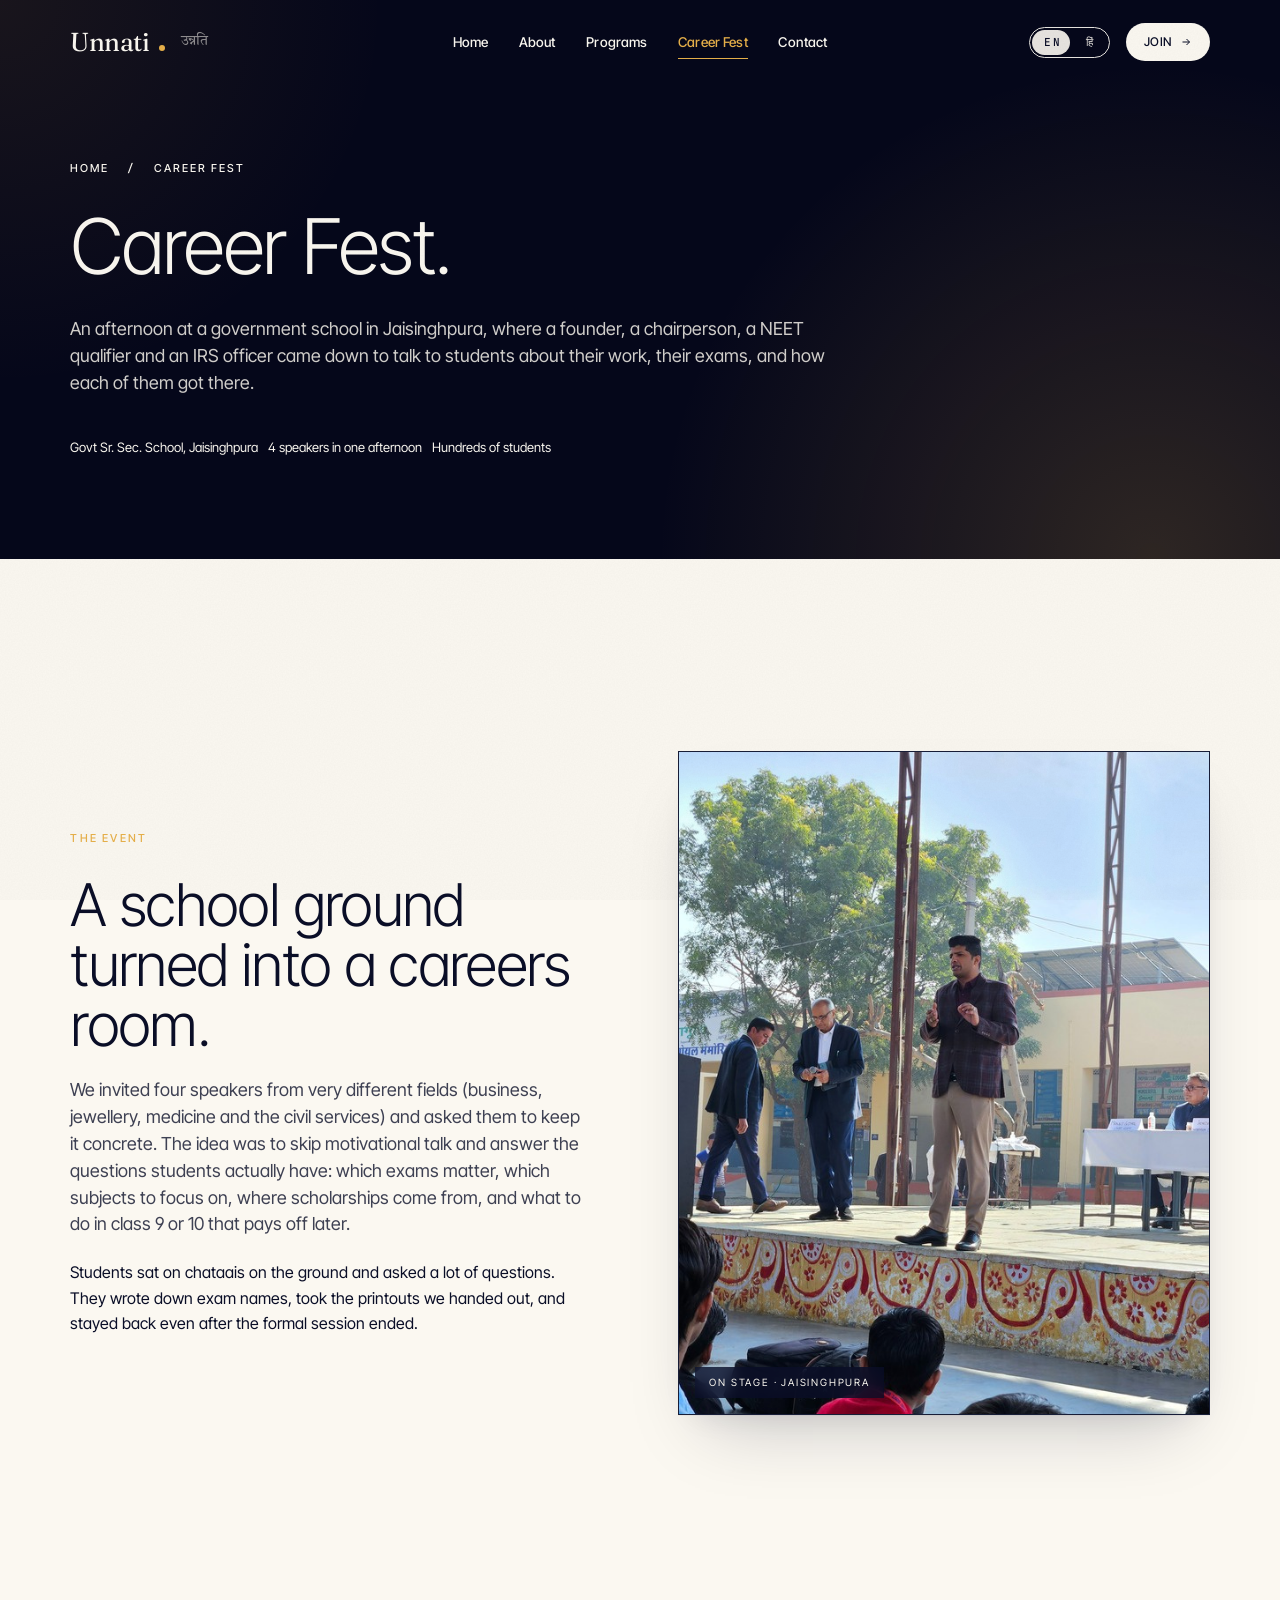
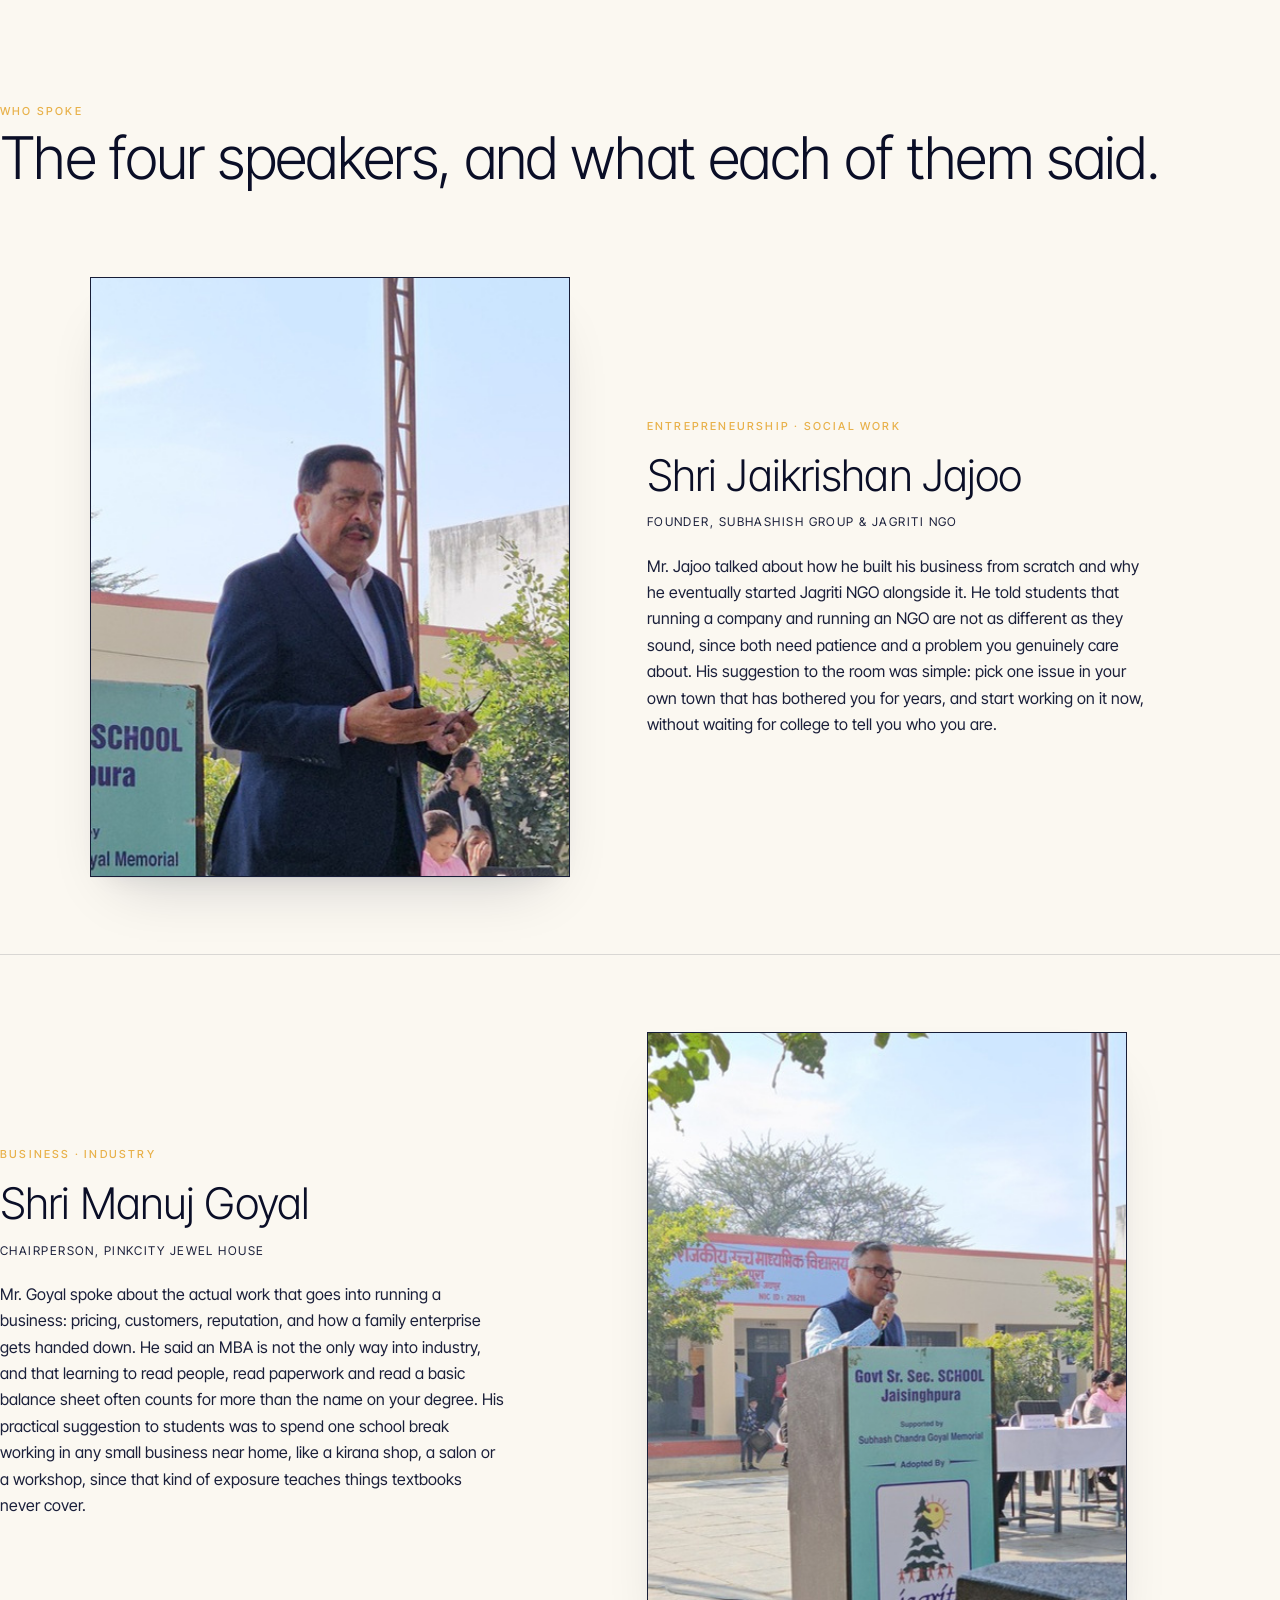
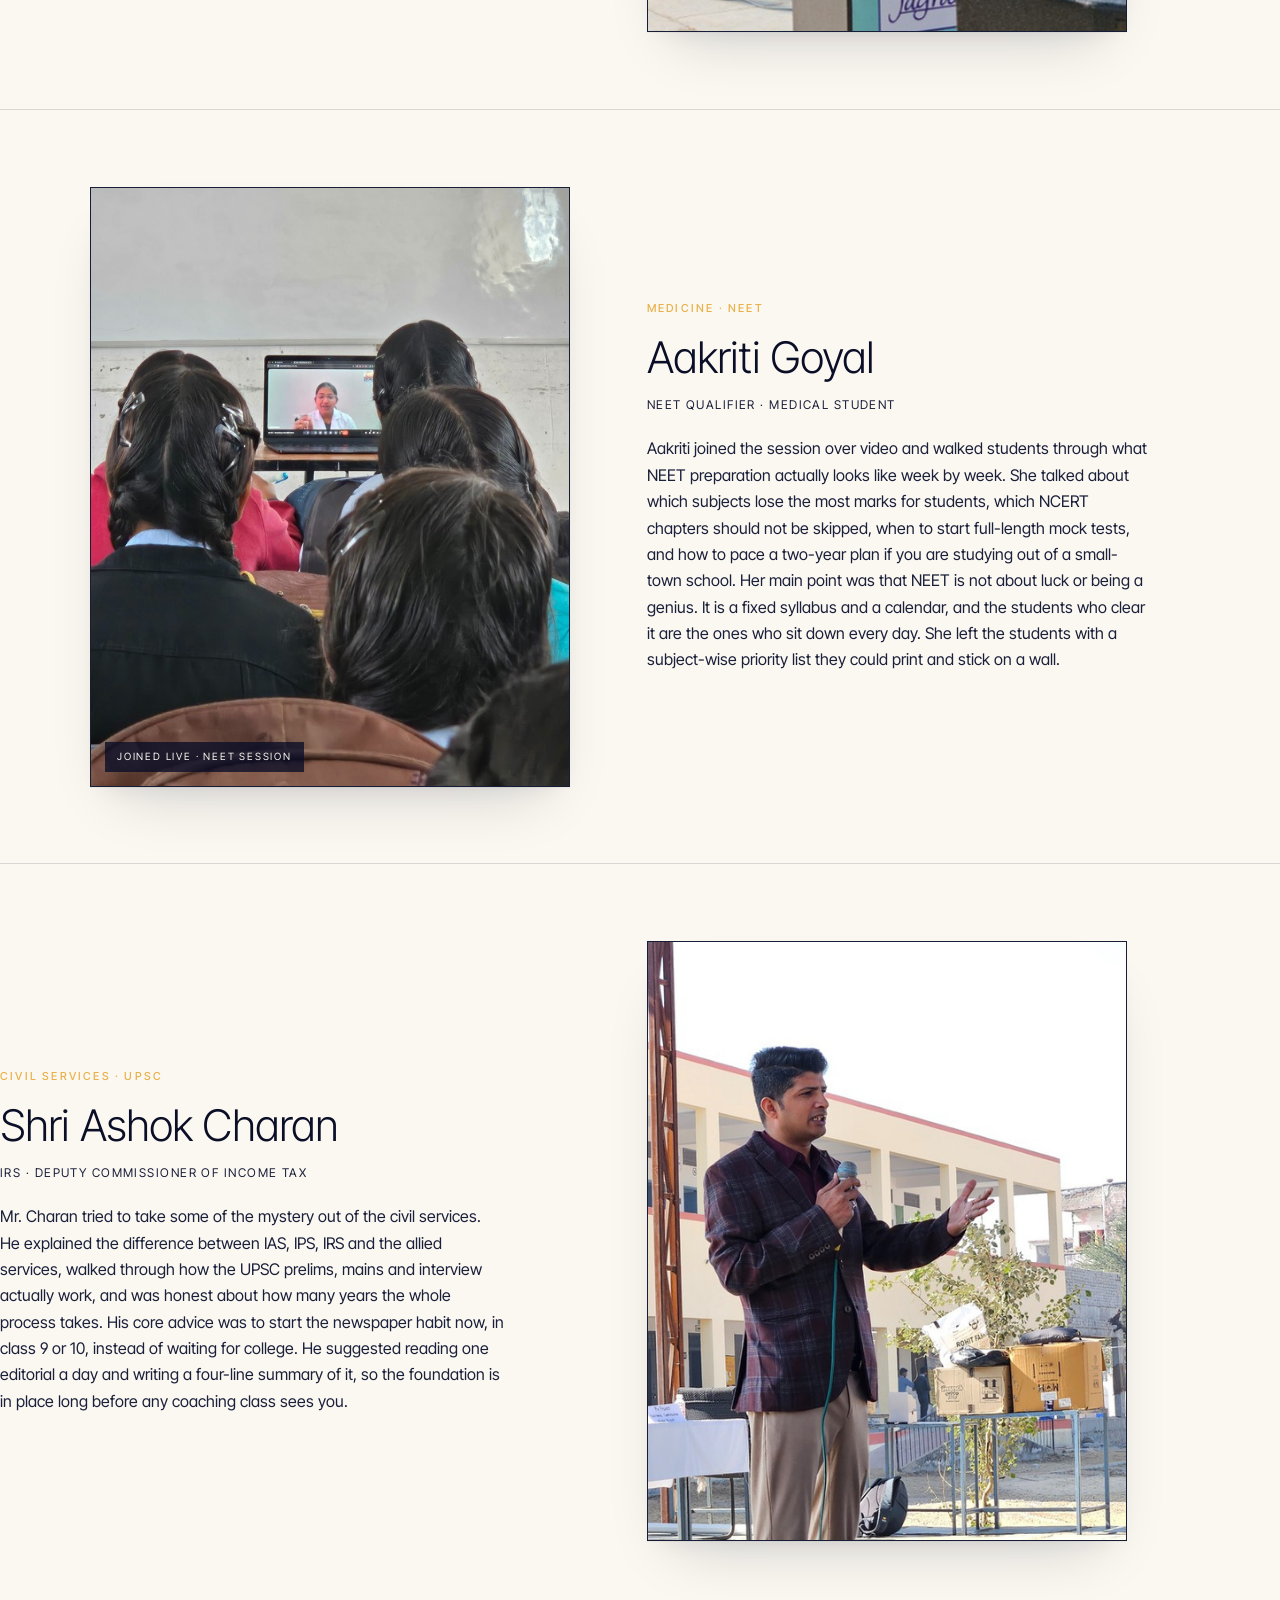
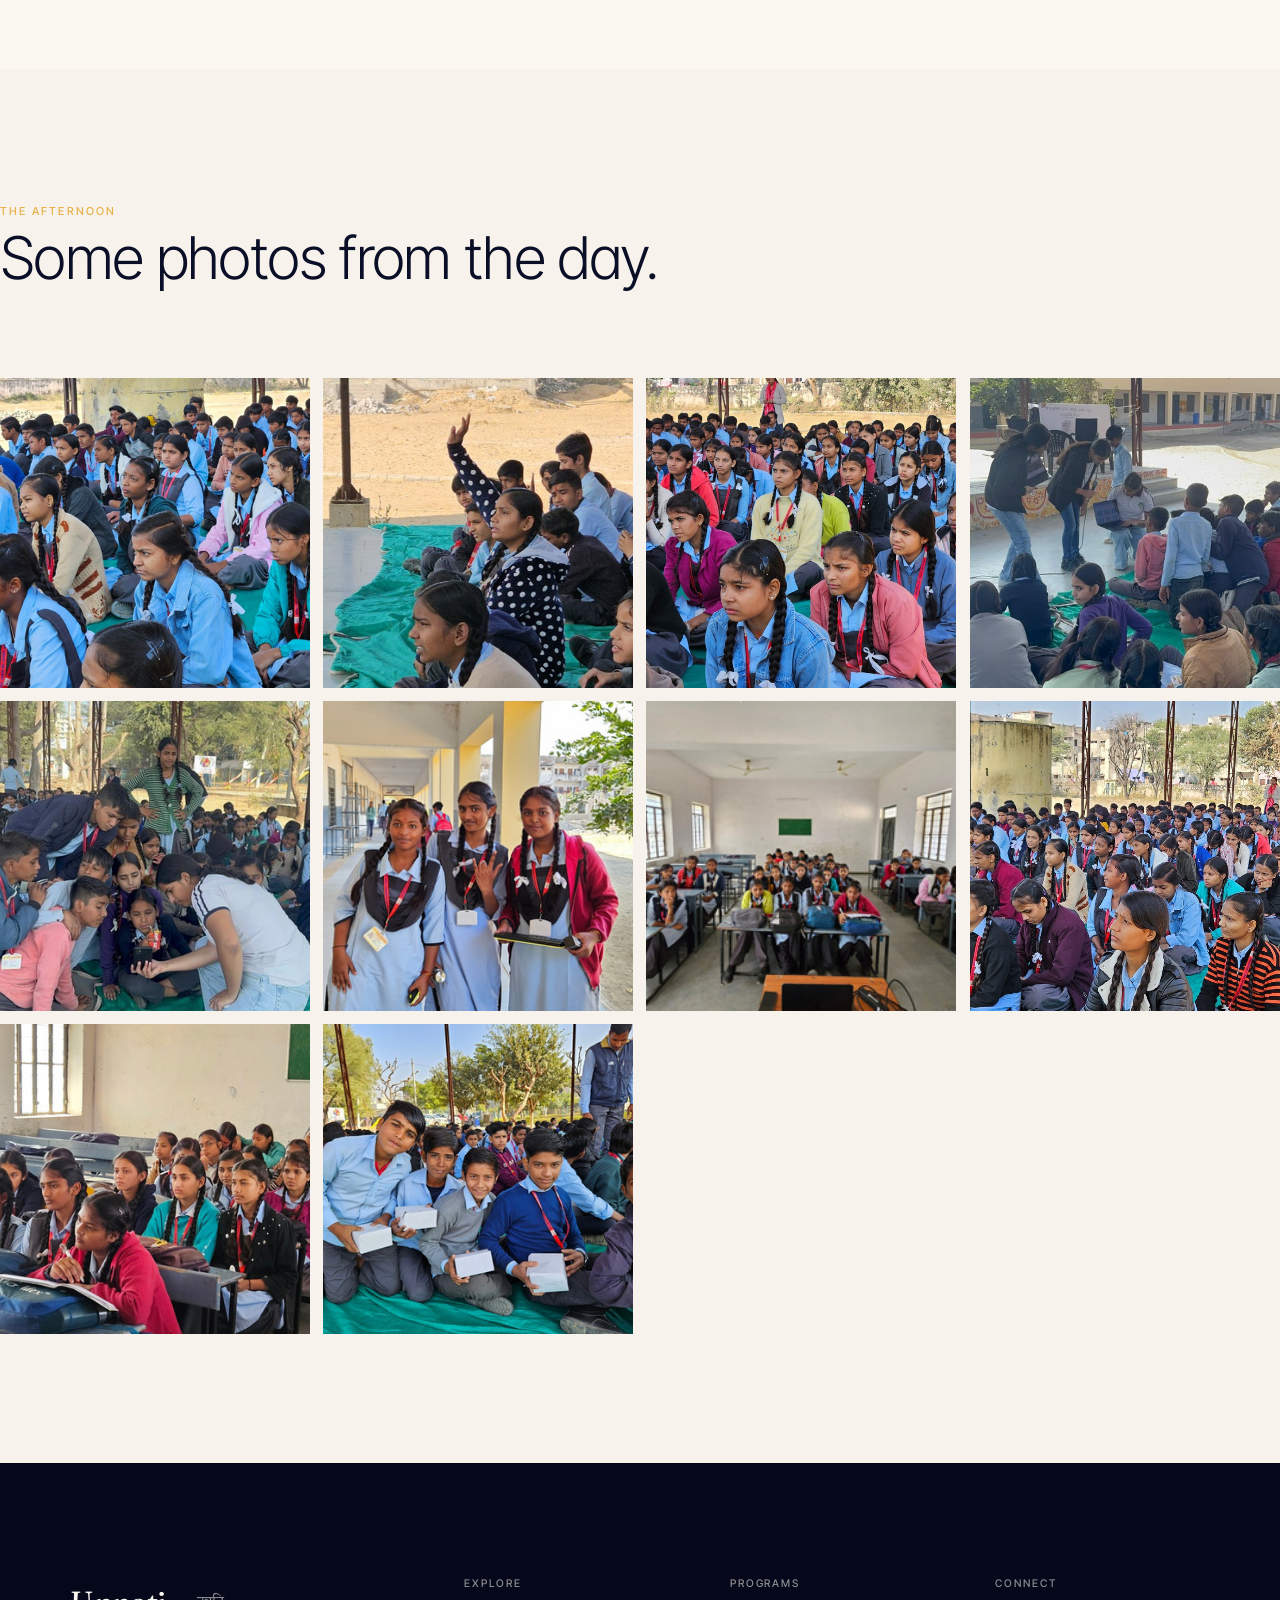
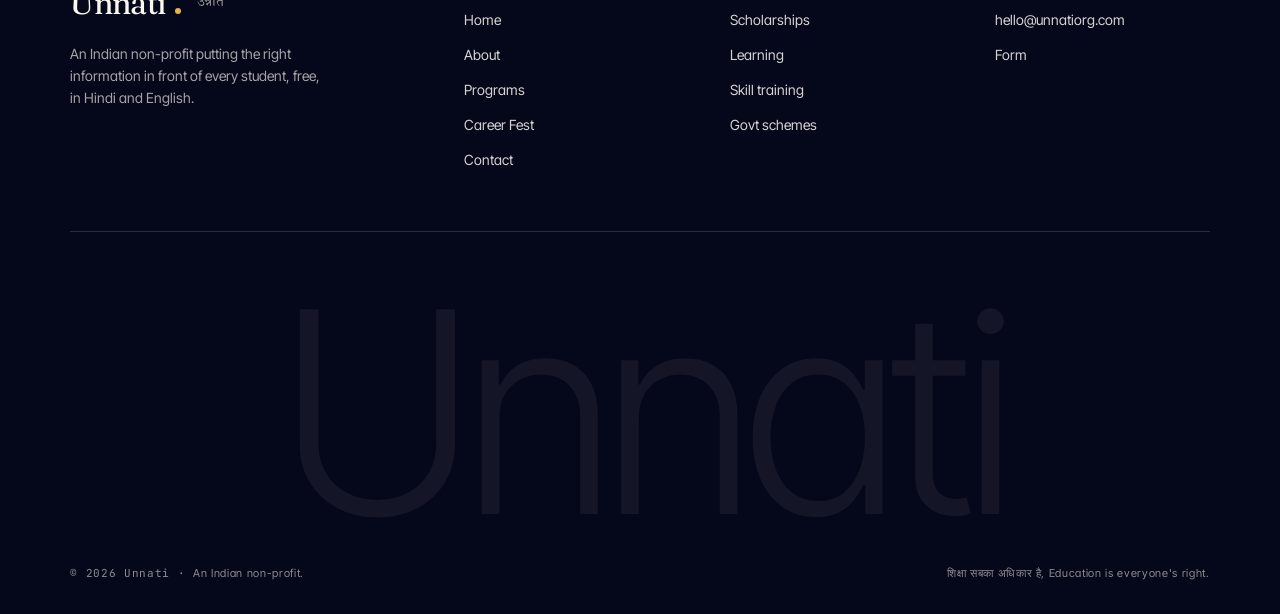
<file: career-fest.html>
<!DOCTYPE html>
<html lang="en">
<head>
  <meta charset="UTF-8" />
  <meta name="viewport" content="width=device-width, initial-scale=1.0" />
  <title>Career Fest, Unnati · उन्नति</title>
  <meta name="title-en" content="Career Fest, Unnati · उन्नति" />
  <meta name="title-hi" content="करियर फ़ेस्ट, उन्नति" />
  <meta name="description" content="A one-day career fest where industry leaders, civil servants and toppers came to speak directly to students." />

  <link rel="preconnect" href="https://fonts.googleapis.com" />
  <link rel="preconnect" href="https://fonts.gstatic.com" crossorigin />
  <link rel="stylesheet" href="https://fonts.googleapis.com/css2?family=Fraunces:ital,opsz,wght@0,9..144,300;0,9..144,400;0,9..144,500;1,9..144,300;1,9..144,400&family=Inter+Tight:wght@400;500;600&family=JetBrains+Mono:wght@400;500&family=Tiro+Devanagari+Hindi&family=Hind:wght@400;500;600&display=swap" />
  <link rel="stylesheet" href="css/style.css?v=19" />
</head>
<body>

  <div class="page-trans" aria-hidden="true">
    <div class="page-trans-mark">Unnati<span class="dot"></span></div>
  </div>

  <nav class="nav" id="nav">
    <div class="brand-wrap">
      <a href="index.html" class="brand">
        Unnati<span class="brand-dot"></span><span class="brand-hi">उन्नति</span>
      </a>
    </div>
    <div class="nav-center" id="navCenter">
      <div class="nav-links">
        <a href="index.html"><span class="lang-en">Home</span><span class="lang-hi">मुख पृष्ठ</span></a>
        <a href="about.html"><span class="lang-en">About</span><span class="lang-hi">हमारे बारे में</span></a>
        <a href="programs.html"><span class="lang-en">Programs</span><span class="lang-hi">कार्यक्रम</span></a>
        <a href="career-fest.html" aria-current="page"><span class="lang-en">Career Fest</span><span class="lang-hi">करियर फ़ेस्ट</span></a>
        <a href="contact.html"><span class="lang-en">Contact</span><span class="lang-hi">संपर्क</span></a>
      </div>
    </div>
    <div class="nav-right">
      <button class="lang-toggle" data-lang-toggle aria-label="Toggle language">
        <span class="lt-en">EN</span><span class="lt-hi">हिं</span>
      </button>
      <a href="contact.html#join" class="nav-cta">
        <span class="lang-en">Join</span><span class="lang-hi">जुड़ें</span>
        <svg width="12" height="12" viewBox="0 0 24 24" fill="none" stroke="currentColor" stroke-width="2"><path d="M5 12h14M13 6l6 6-6 6"/></svg>
      </a>
      <button class="nav-toggle" aria-label="Menu"><span></span><span></span></button>
    </div>
  </nav>

  <header class="page-head">
    <div class="page-head-inner page-head-wide">
      <div class="crumb reveal">
        <a href="index.html"><span class="lang-en">Home</span><span class="lang-hi">मुख पृष्ठ</span></a>
        &nbsp;/&nbsp;
        <span class="lang-en">Career Fest</span><span class="lang-hi">करियर फ़ेस्ट</span>
      </div>

      <h1 class="h-1 reveal reveal-d1" style="color:var(--paper);">
        <span class="lang-en">Career Fest.</span>
        <span class="lang-hi">करियर फ़ेस्ट।</span>
      </h1>

      <p class="lede reveal reveal-d2" style="color:rgba(247,243,236,0.85);max-width:78ch;font-size:clamp(17px,1.4vw,22px);">
        <span class="lang-en">An afternoon at a government school in Jaisinghpura, where a founder, a chairperson, a NEET qualifier and an IRS officer came down to talk to students about their work, their exams, and how each of them got there.</span>
        <span class="lang-hi">जयसिंहपुरा के एक सरकारी स्कूल में बिताई एक दोपहर, जहाँ एक संस्थापक, एक चेयरपर्सन, एक NEET उत्तीर्ण छात्रा और एक IRS अधिकारी छात्रों से अपने काम, अपनी परीक्षाओं और अपने रास्ते के बारे में बात करने आए।</span>
      </p>

      <div class="reveal reveal-d3" style="display:flex;gap:10px;flex-wrap:wrap;margin-top:8px;">
        <span class="chip"><span class="lang-en">Govt Sr. Sec. School, Jaisinghpura</span><span class="lang-hi">शा. व. मा. विद्यालय, जयसिंहपुरा</span></span>
        <span class="chip" style="background:rgba(247,243,236,0.10);color:var(--paper);"><span class="lang-en">4 speakers in one afternoon</span><span class="lang-hi">एक दोपहर में 4 वक्ता</span></span>
        <span class="chip" style="background:rgba(247,243,236,0.10);color:var(--paper);"><span class="lang-en">Hundreds of students</span><span class="lang-hi">सैकड़ों छात्र</span></span>
      </div>
    </div>
  </header>

  <section>
    <div class="container">
      <div class="cf-intro">
        <div class="cf-intro-text reveal">
          <div class="chapter-row">

            <span class="chapter-tag"><span class="lang-en">The event</span><span class="lang-hi">यह आयोजन</span></span>
          </div>
          <h2 class="h-2">
            <span class="lang-en">A school ground turned into a careers room.</span>
            <span class="lang-hi">स्कूल का मैदान बना करियर सलाह का मंच।</span>
          </h2>
          <p class="lede">
            <span class="lang-en">We invited four speakers from very different fields (business, jewellery, medicine and the civil services) and asked them to keep it concrete. The idea was to skip motivational talk and answer the questions students actually have: which exams matter, which subjects to focus on, where scholarships come from, and what to do in class 9 or 10 that pays off later.</span>
            <span class="lang-hi">हमने चार अलग-अलग क्षेत्रों (व्यापार, ज्वेलरी, चिकित्सा और सिविल सेवा) से वक्ताओं को बुलाया और उनसे कहा कि वे ठोस बातें ही करें। मक़सद था प्रेरक भाषण की जगह उन सवालों के जवाब देना जो छात्रों के मन में सच में होते हैं: कौन सी परीक्षाएँ ज़रूरी हैं, किन विषयों पर ज़ोर दें, छात्रवृत्तियाँ कहाँ से मिलती हैं, और कक्षा 9 या 10 में ऐसा क्या करें जो आगे काम आए।</span>
          </p>
          <p>
            <span class="lang-en">Students sat on chataais on the ground and asked a lot of questions. They wrote down exam names, took the printouts we handed out, and stayed back even after the formal session ended.</span>
            <span class="lang-hi">छात्र ज़मीन पर चटाइयों पर बैठे रहे और बहुत सारे सवाल पूछे। उन्होंने परीक्षाओं के नाम लिखे, बाँटे गए प्रिंटआउट लिए, और औपचारिक सत्र ख़त्म होने के बाद भी रुके रहे।</span>
          </p>
        </div>
        <a class="cf-hero-photo reveal" href="#speakers">
          <img src="images/career-fest/scene-stage.jpg" alt="Speakers on stage at Career Fest" />
          <span class="cf-hero-tag">
            <span class="lang-en">On stage · Jaisinghpura</span>
            <span class="lang-hi">मंच पर · जयसिंहपुरा</span>
          </span>
        </a>
      </div>
    </div>
  </section>

  <section id="speakers" class="cf-speakers-section">
    <div class="container">
      <div class="chapter-head reveal">

        <div>
          <span class="chapter-tag"><span class="lang-en">Who spoke</span><span class="lang-hi">वक्ता</span></span>
          <h2 class="h-2" style="margin-top:6px;">
            <span class="lang-en">The four speakers, and what each of them said.</span>
            <span class="lang-hi">चार वक्ता, और उन्होंने क्या कहा।</span>
          </h2>
        </div>
      </div>

      <div class="cf-speakers">

        <article class="cf-speaker reveal">
          <div class="cf-speaker-photo">
            <img src="images/career-fest/speaker-jajoo.jpg" alt="Shri Jaikrishan Jajoo speaking at the podium" />
          </div>
          <div class="cf-speaker-body">
            <div class="cf-speaker-meta">

              <span class="cf-speaker-tag"><span class="lang-en">Entrepreneurship · social work</span><span class="lang-hi">उद्यमिता · सामाजिक कार्य</span></span>
            </div>
            <h3 class="cf-speaker-name">
              <span class="lang-en">Shri Jaikrishan Jajoo</span>
              <span class="lang-hi">श्री जयकृष्ण जाजू</span>
            </h3>
            <p class="cf-speaker-role">
              <span class="lang-en">Founder, Subhashish Group &amp; Jagriti NGO</span>
              <span class="lang-hi">संस्थापक, सुभाषीश समूह एवं जागृति एनजीओ</span>
            </p>
            <p class="cf-speaker-advice">
              <span class="lang-en">Mr. Jajoo talked about how he built his business from scratch and why he eventually started Jagriti NGO alongside it. He told students that running a company and running an NGO are not as different as they sound, since both need patience and a problem you genuinely care about. His suggestion to the room was simple: pick one issue in your own town that has bothered you for years, and start working on it now, without waiting for college to tell you who you are.</span>
              <span class="lang-hi">श्री जाजू ने बताया कि उन्होंने अपना व्यापार शून्य से कैसे खड़ा किया, और उसी के साथ-साथ जागृति एनजीओ क्यों शुरू किया। उन्होंने छात्रों से कहा कि कंपनी चलाना और एनजीओ चलाना उतने अलग नहीं हैं जितना लगते हैं, क्योंकि दोनों में धैर्य चाहिए और एक ऐसी समस्या चाहिए जो आपको सच में परेशान करती हो। उनकी सलाह सीधी थी: अपने ही शहर की कोई एक समस्या चुनिए जो आपको सालों से खटकती हो, और कॉलेज के यह तय करने से पहले कि आप कौन हैं, उस पर काम शुरू कर दीजिए।</span>
            </p>
          </div>
        </article>

        <article class="cf-speaker reveal cf-speaker--reverse">
          <div class="cf-speaker-photo">
            <img src="images/career-fest/speaker-goyal.jpg" alt="Shri Manuj Goyal speaking on stage" />
          </div>
          <div class="cf-speaker-body">
            <div class="cf-speaker-meta">

              <span class="cf-speaker-tag"><span class="lang-en">Business · industry</span><span class="lang-hi">व्यापार · उद्योग</span></span>
            </div>
            <h3 class="cf-speaker-name">
              <span class="lang-en">Shri Manuj Goyal</span>
              <span class="lang-hi">श्री मनुज गोयल</span>
            </h3>
            <p class="cf-speaker-role">
              <span class="lang-en">Chairperson, PinkCity Jewel House</span>
              <span class="lang-hi">चेयरपर्सन, पिंकसिटी ज्वेल हाउस</span>
            </p>
            <p class="cf-speaker-advice">
              <span class="lang-en">Mr. Goyal spoke about the actual work that goes into running a business: pricing, customers, reputation, and how a family enterprise gets handed down. He said an MBA is not the only way into industry, and that learning to read people, read paperwork and read a basic balance sheet often counts for more than the name on your degree. His practical suggestion to students was to spend one school break working in any small business near home, like a kirana shop, a salon or a workshop, since that kind of exposure teaches things textbooks never cover.</span>
              <span class="lang-hi">श्री गोयल ने व्यापार चलाने में लगने वाले असली काम की बात की: कीमत तय करना, ग्राहक, साख, और पारिवारिक उद्यम का एक पीढ़ी से दूसरी तक जाना। उन्होंने कहा कि उद्योग में जाने का रास्ता सिर्फ़ MBA नहीं है, और लोगों को पढ़ना, कागज़ात पढ़ना और एक साधारण बैलेंस शीट समझना कई बार डिग्री के नाम से ज़्यादा काम आता है। छात्रों को उनकी व्यावहारिक सलाह यह थी कि एक छुट्टी पास के किसी छोटे व्यापार में बिताइए, जैसे किराना दुकान, सैलून या कोई कारखाना, क्योंकि वैसा अनुभव वो सिखाता है जो किताबों में नहीं मिलता।</span>
            </p>
          </div>
        </article>

        <article class="cf-speaker reveal">
          <div class="cf-speaker-photo">
            <img src="images/career-fest/speaker-aakriti.jpg" alt="Aakriti Goyal addressing students via screen at the NEET session" />
            <span class="cf-speaker-photo-note">
              <span class="lang-en">Joined live · NEET session</span>
              <span class="lang-hi">लाइव जुड़ीं · NEET सत्र</span>
            </span>
          </div>
          <div class="cf-speaker-body">
            <div class="cf-speaker-meta">

              <span class="cf-speaker-tag"><span class="lang-en">Medicine · NEET</span><span class="lang-hi">चिकित्सा · NEET</span></span>
            </div>
            <h3 class="cf-speaker-name">
              <span class="lang-en">Aakriti Goyal</span>
              <span class="lang-hi">आकृति गोयल</span>
            </h3>
            <p class="cf-speaker-role">
              <span class="lang-en">NEET qualifier · medical student</span>
              <span class="lang-hi">NEET उत्तीर्ण · मेडिकल की छात्रा</span>
            </p>
            <p class="cf-speaker-advice">
              <span class="lang-en">Aakriti joined the session over video and walked students through what NEET preparation actually looks like week by week. She talked about which subjects lose the most marks for students, which NCERT chapters should not be skipped, when to start full-length mock tests, and how to pace a two-year plan if you are studying out of a small-town school. Her main point was that NEET is not about luck or being a genius. It is a fixed syllabus and a calendar, and the students who clear it are the ones who sit down every day. She left the students with a subject-wise priority list they could print and stick on a wall.</span>
              <span class="lang-hi">आकृति वीडियो के ज़रिए सत्र में जुड़ीं और छात्रों को बताया कि NEET की तैयारी हफ़्ते-दर-हफ़्ते असल में कैसी होती है। उन्होंने बात की कि छात्रों के सबसे ज़्यादा अंक किन विषयों में कटते हैं, NCERT के कौन से अध्याय छोड़ने लायक नहीं हैं, पूर्ण-लंबाई के मॉक टेस्ट कब शुरू करें, और छोटे शहर के स्कूल से पढ़ रहे हो तो दो साल का प्लान कैसे बनाएँ। उनकी मुख्य बात यह थी कि NEET न तो किस्मत का खेल है और न ही किसी जीनियस का। यह एक तय सिलेबस और एक कैलेंडर है, और जो छात्र इसे पास करते हैं वो हर दिन बैठकर पढ़ते हैं। अंत में उन्होंने एक विषयवार प्राथमिकता सूची दी जिसे छात्र छापकर दीवार पर लगा सकें।</span>
            </p>
          </div>
        </article>

        <article class="cf-speaker reveal cf-speaker--reverse">
          <div class="cf-speaker-photo">
            <img src="images/career-fest/speaker-charan.jpg" alt="Shri Ashok Charan addressing students" />
          </div>
          <div class="cf-speaker-body">
            <div class="cf-speaker-meta">

              <span class="cf-speaker-tag"><span class="lang-en">Civil services · UPSC</span><span class="lang-hi">सिविल सेवा · UPSC</span></span>
            </div>
            <h3 class="cf-speaker-name">
              <span class="lang-en">Shri Ashok Charan</span>
              <span class="lang-hi">श्री अशोक चरण</span>
            </h3>
            <p class="cf-speaker-role">
              <span class="lang-en">IRS · Deputy Commissioner of Income Tax</span>
              <span class="lang-hi">IRS · उप-आयकर आयुक्त</span>
            </p>
            <p class="cf-speaker-advice">
              <span class="lang-en">Mr. Charan tried to take some of the mystery out of the civil services. He explained the difference between IAS, IPS, IRS and the allied services, walked through how the UPSC prelims, mains and interview actually work, and was honest about how many years the whole process takes. His core advice was to start the newspaper habit now, in class 9 or 10, instead of waiting for college. He suggested reading one editorial a day and writing a four-line summary of it, so the foundation is in place long before any coaching class sees you.</span>
              <span class="lang-hi">श्री चरण ने सिविल सेवा का रहस्य कुछ हद तक खोलने की कोशिश की। उन्होंने IAS, IPS, IRS और अन्य सेवाओं का अंतर बताया, UPSC के प्री, मेन्स और इंटरव्यू असल में कैसे काम करते हैं यह समझाया, और इस बात को नहीं छुपाया कि पूरी प्रक्रिया में कितने साल लगते हैं। उनकी मुख्य सलाह यह थी कि अख़बार पढ़ने की आदत अभी डालिए, कक्षा 9 या 10 से ही, कॉलेज तक मत रुकिए। उन्होंने कहा कि रोज़ एक संपादकीय पढ़िए और उसका चार पंक्तियों में सार लिखिए, ताकि किसी कोचिंग के पास पहुँचने से बहुत पहले ही नींव तैयार हो जाए।</span>
            </p>
          </div>
        </article>
      </div>
    </div>
  </section>

  <section class="cf-motion-section">
    <div class="container">
      <div class="chapter-head reveal">

        <div>
          <span class="chapter-tag"><span class="lang-en">The afternoon</span><span class="lang-hi">वह दोपहर</span></span>
          <h2 class="h-2" style="margin-top:6px;">
            <span class="lang-en">Some photos from the day.</span>
            <span class="lang-hi">उस दिन की कुछ तस्वीरें।</span>
          </h2>
        </div>
      </div>

      <div class="cf-motion gallery">
        <div class="gallery-cell"><img src="images/career-fest/scene-audience-01.jpg" alt="Students listening" /></div>
        <div class="gallery-cell"><img src="images/career-fest/scene-engaged.jpg" alt="A student raising a hand" /></div>
        <div class="gallery-cell"><img src="images/career-fest/scene-crowd.jpg" alt="The audience" /></div>
        <div class="gallery-cell"><img src="images/career-fest/scene-setup.jpg" alt="Setting up the session" /></div>
        <div class="gallery-cell"><img src="images/career-fest/scene-circle.jpg" alt="Students gathered around a device" /></div>
        <div class="gallery-cell"><img src="images/career-fest/scene-portrait.jpg" alt="Three students at the fest" /></div>
        <div class="gallery-cell"><img src="images/career-fest/scene-classroom.jpg" alt="A classroom during the fest" /></div>
        <div class="gallery-cell"><img src="images/career-fest/scene-audience-02.jpg" alt="Students seated in the open ground" /></div>
        <div class="gallery-cell"><img src="images/career-fest/scene-class-listening.jpg" alt="Students in a classroom session" /></div>
        <div class="gallery-cell"><img src="images/career-fest/scene-students-prizes.jpg" alt="Students with takeaways from the fest" /></div>
      </div>
    </div>
  </section>

  <footer class="footer">
    <div class="container">
      <div class="footer-grid">
        <div class="footer-brand">
          <div class="brand">Unnati<span class="brand-dot"></span><span class="brand-hi">उन्नति</span></div>
          <p class="footer-tagline">
            <span class="lang-en">An Indian non-profit putting the right information in front of every student, free, in Hindi and English.</span>
            <span class="lang-hi">एक भारतीय ग़ैर-लाभकारी संगठन, हर छात्र तक सही जानकारी, हिंदी और अंग्रेज़ी में, बिल्कुल मुफ़्त।</span>
          </p>
        </div>
        <div class="footer-col">
          <h4><span class="lang-en">Explore</span><span class="lang-hi">देखें</span></h4>
          <ul>
            <li><a href="index.html"><span class="lang-en">Home</span><span class="lang-hi">मुख पृष्ठ</span></a></li>
            <li><a href="about.html"><span class="lang-en">About</span><span class="lang-hi">हमारे बारे में</span></a></li>
            <li><a href="programs.html"><span class="lang-en">Programs</span><span class="lang-hi">कार्यक्रम</span></a></li>
            <li><a href="career-fest.html"><span class="lang-en">Career Fest</span><span class="lang-hi">करियर फ़ेस्ट</span></a></li>
            <li><a href="contact.html"><span class="lang-en">Contact</span><span class="lang-hi">संपर्क</span></a></li>
          </ul>
        </div>
        <div class="footer-col">
          <h4><span class="lang-en">Programs</span><span class="lang-hi">कार्यक्रम</span></h4>
          <ul>
            <li><a href="programs.html#scholarships"><span class="lang-en">Scholarships</span><span class="lang-hi">छात्रवृत्ति</span></a></li>
            <li><a href="programs.html#learning"><span class="lang-en">Learning</span><span class="lang-hi">सीखने के मंच</span></a></li>
            <li><a href="programs.html#skills"><span class="lang-en">Skill training</span><span class="lang-hi">कौशल प्रशिक्षण</span></a></li>
            <li><a href="programs.html#schemes"><span class="lang-en">Govt schemes</span><span class="lang-hi">सरकारी योजनाएँ</span></a></li>
          </ul>
        </div>
        <div class="footer-col">
          <h4><span class="lang-en">Connect</span><span class="lang-hi">संपर्क</span></h4>
          <ul>
            <li><a href="mailto:hello@unnatiorg.com">hello@unnatiorg.com</a></li>
            <li><a href="contact.html"><span class="lang-en">Form</span><span class="lang-hi">फ़ॉर्म</span></a></li>
          </ul>
        </div>
      </div>
      <div class="giant-mark">
        <span class="lang-en">Unnati</span><span class="lang-hi">उन्नति</span>
      </div>
      <div class="footer-bottom">
        <span>© <span data-year></span> Unnati · <span class="lang-en">An Indian non-profit.</span><span class="lang-hi">एक भारतीय ग़ैर-लाभकारी संस्था।</span></span>
        <span class="lang-en">शिक्षा सबका अधिकार है, Education is everyone's right.</span>
        <span class="lang-hi">शिक्षा सबका अधिकार है।</span>
      </div>
    </div>
  </footer>

  <script src="js/main.js?v=19"></script>
</body>
</html>
</file>
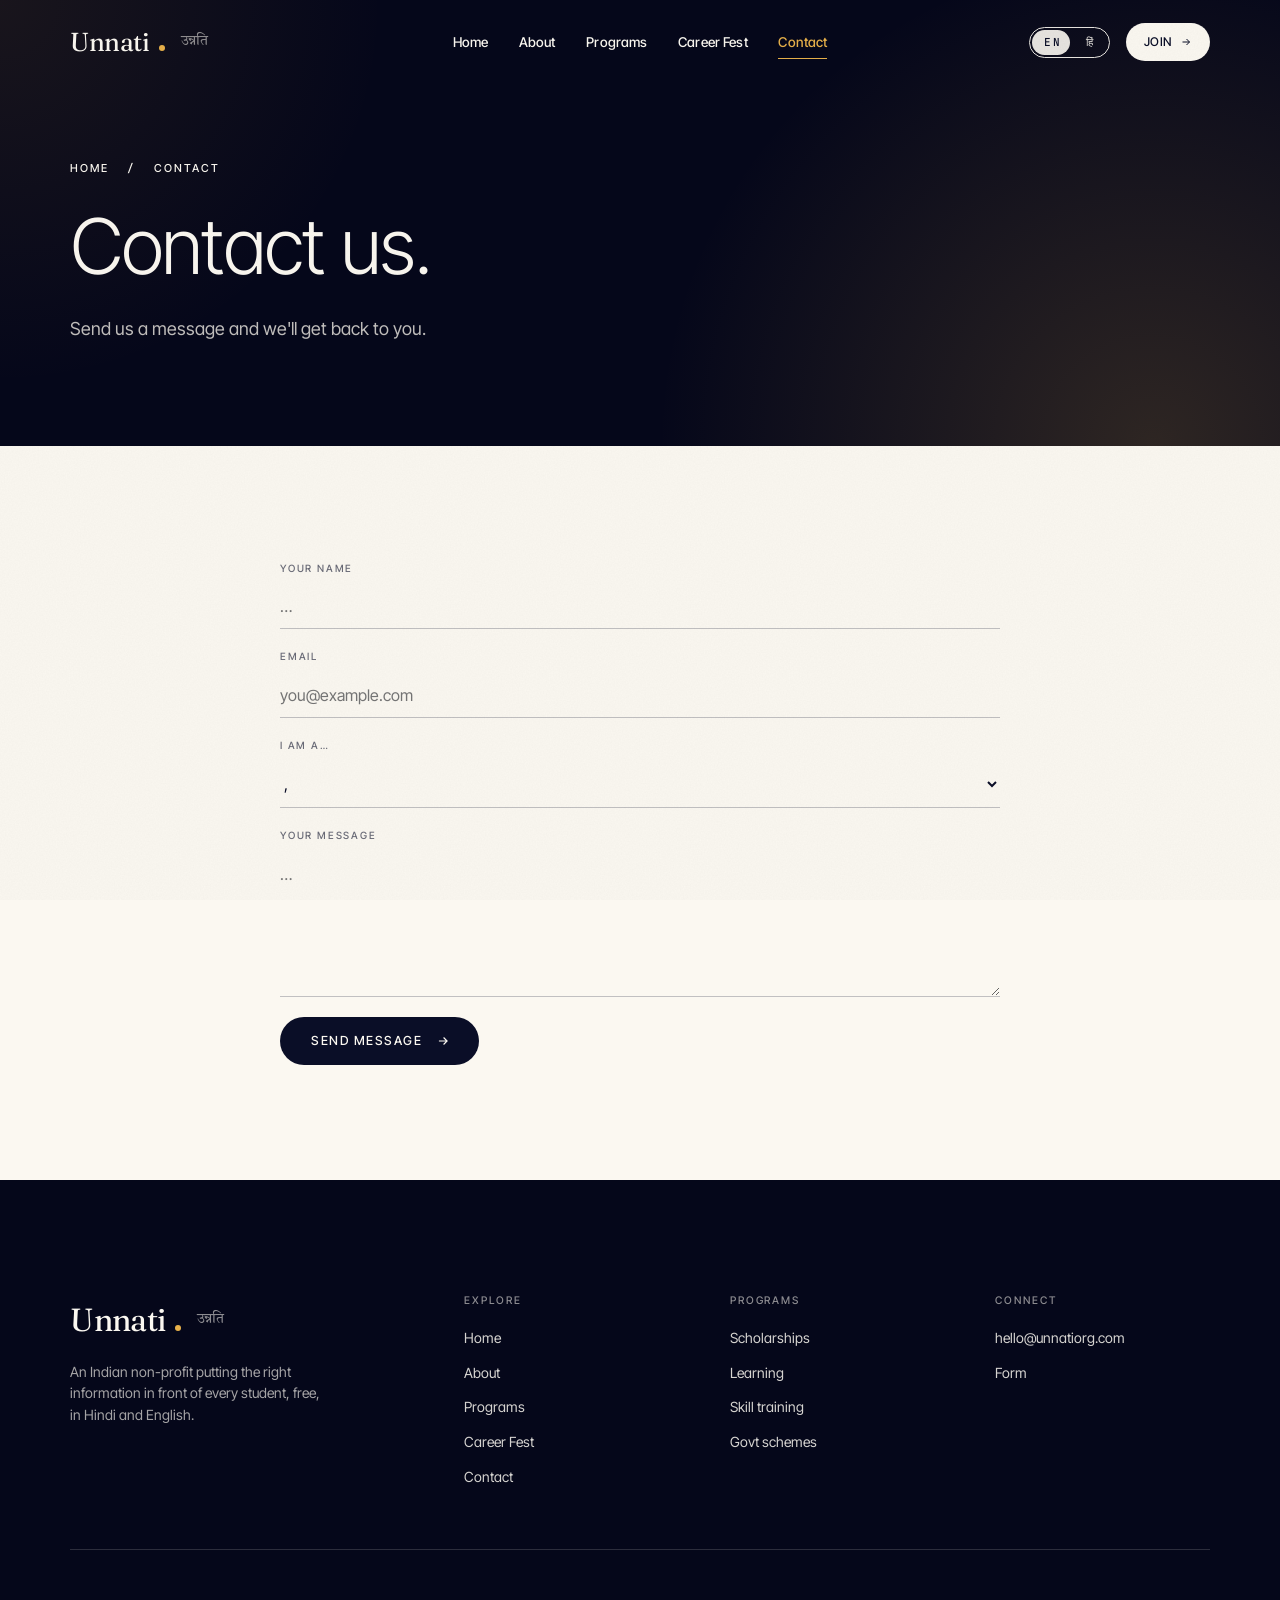
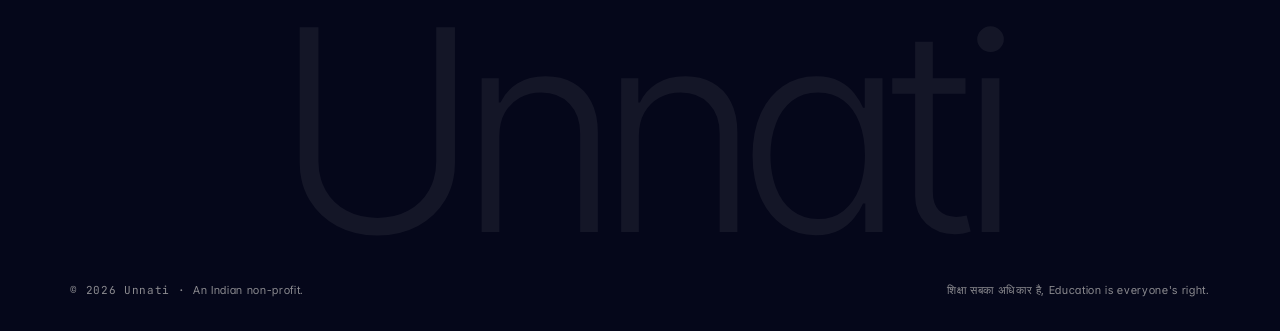
<file: contact.html>
<!DOCTYPE html>
<html lang="en">
<head>
  <meta charset="UTF-8" />
  <meta name="viewport" content="width=device-width, initial-scale=1.0" />
  <title>Contact, Unnati · उन्नति</title>
  <meta name="title-en" content="Contact, Unnati · उन्नति" />
  <meta name="title-hi" content="संपर्क, उन्नति" />
  <meta name="description" content="Get in touch with Unnati." />

  <link rel="preconnect" href="https://fonts.googleapis.com" />
  <link rel="preconnect" href="https://fonts.gstatic.com" crossorigin />
  <link rel="stylesheet" href="https://fonts.googleapis.com/css2?family=Fraunces:ital,opsz,wght@0,9..144,300;0,9..144,400;0,9..144,500;1,9..144,300;1,9..144,400&family=Inter+Tight:wght@400;500;600&family=JetBrains+Mono:wght@400;500&family=Tiro+Devanagari+Hindi&family=Hind:wght@400;500;600&display=swap" />
  <link rel="stylesheet" href="css/style.css?v=19" />
</head>
<body>

  <div class="page-trans" aria-hidden="true">
    <div class="page-trans-mark">Unnati<span class="dot"></span></div>
  </div>

  <nav class="nav" id="nav">
    <div class="brand-wrap">
      <a href="index.html" class="brand">
        Unnati<span class="brand-dot"></span><span class="brand-hi">उन्नति</span>
      </a>
    </div>
    <div class="nav-center" id="navCenter">
      <div class="nav-links">
        <a href="index.html"><span class="lang-en">Home</span><span class="lang-hi">मुख पृष्ठ</span></a>
        <a href="about.html"><span class="lang-en">About</span><span class="lang-hi">हमारे बारे में</span></a>
        <a href="programs.html"><span class="lang-en">Programs</span><span class="lang-hi">कार्यक्रम</span></a>
        <a href="career-fest.html"><span class="lang-en">Career Fest</span><span class="lang-hi">करियर फ़ेस्ट</span></a>
        <a href="contact.html" aria-current="page"><span class="lang-en">Contact</span><span class="lang-hi">संपर्क</span></a>
      </div>
    </div>
    <div class="nav-right">
      <button class="lang-toggle" data-lang-toggle aria-label="Toggle language">
        <span class="lt-en">EN</span><span class="lt-hi">हिं</span>
      </button>
      <a href="contact.html#join" class="nav-cta">
        <span class="lang-en">Join</span><span class="lang-hi">जुड़ें</span>
        <svg width="12" height="12" viewBox="0 0 24 24" fill="none" stroke="currentColor" stroke-width="2"><path d="M5 12h14M13 6l6 6-6 6"/></svg>
      </a>
      <button class="nav-toggle" aria-label="Menu"><span></span><span></span></button>
    </div>
  </nav>

  <header class="page-head">
    <div class="page-head-inner page-head-wide">
      <div class="crumb reveal">
        <a href="index.html"><span class="lang-en">Home</span><span class="lang-hi">मुख पृष्ठ</span></a>
        &nbsp;/&nbsp;
        <span class="lang-en">Contact</span><span class="lang-hi">संपर्क</span>
      </div>
      <h1 class="h-1 reveal reveal-d1" style="color:var(--paper);">
        <span class="lang-en">Contact us.</span>
        <span class="lang-hi">हमसे संपर्क करें।</span>
      </h1>
      <p class="lede reveal reveal-d2" style="color:rgba(247,243,236,0.78);max-width:64ch;">
        <span class="lang-en">Send us a message and we'll get back to you.</span>
        <span class="lang-hi">अपना संदेश भेजिए, हम जल्द ही उत्तर देंगे।</span>
      </p>
    </div>
  </header>

  <section>
    <div class="container">
      <div class="contact-only reveal">
        <form class="form" id="contactForm">
          <div class="field">
            <label for="name"><span class="lang-en">Your name</span><span class="lang-hi">आपका नाम</span></label>
            <input type="text" id="name" name="name" required placeholder="…" />
          </div>
          <div class="field">
            <label for="email"><span class="lang-en">Email</span><span class="lang-hi">ईमेल</span></label>
            <input type="email" id="email" name="email" required placeholder="you@example.com" />
          </div>
          <div class="field">
            <label for="role"><span class="lang-en">I am a…</span><span class="lang-hi">मैं हूँ…</span></label>
            <select id="role" name="role" required>
              <option value="">, </option>
              <option>Student / Parent</option>
              <option>Teacher / School</option>
              <option>NGO / Non-profit</option>
              <option>Corporate / CSR</option>
              <option>Volunteer applicant</option>
              <option>Press / Media</option>
              <option>Other</option>
            </select>
          </div>
          <div class="field">
            <label for="message"><span class="lang-en">Your message</span><span class="lang-hi">आपका संदेश</span></label>
            <textarea id="message" name="message" rows="6" required placeholder="…"></textarea>
          </div>
          <button type="submit" class="btn btn--primary" style="justify-self:start;">
            <span class="lang-en">Send message</span><span class="lang-hi">संदेश भेजें</span>
            <svg viewBox="0 0 24 24" fill="none" stroke="currentColor" stroke-width="2"><path d="M5 12h14M13 6l6 6-6 6"/></svg>
          </button>
        </form>
      </div>
    </div>
  </section>

  <footer class="footer">
    <div class="container">
      <div class="footer-grid">
        <div class="footer-brand">
          <div class="brand">Unnati<span class="brand-dot"></span><span class="brand-hi">उन्नति</span></div>
          <p class="footer-tagline">
            <span class="lang-en">An Indian non-profit putting the right information in front of every student, free, in Hindi and English.</span>
            <span class="lang-hi">एक भारतीय ग़ैर-लाभकारी संगठन, हर छात्र तक सही जानकारी, हिंदी और अंग्रेज़ी में, बिल्कुल मुफ़्त।</span>
          </p>
        </div>
        <div class="footer-col">
          <h4><span class="lang-en">Explore</span><span class="lang-hi">देखें</span></h4>
          <ul>
            <li><a href="index.html"><span class="lang-en">Home</span><span class="lang-hi">मुख पृष्ठ</span></a></li>
            <li><a href="about.html"><span class="lang-en">About</span><span class="lang-hi">हमारे बारे में</span></a></li>
            <li><a href="programs.html"><span class="lang-en">Programs</span><span class="lang-hi">कार्यक्रम</span></a></li>
            <li><a href="career-fest.html"><span class="lang-en">Career Fest</span><span class="lang-hi">करियर फ़ेस्ट</span></a></li>
            <li><a href="contact.html"><span class="lang-en">Contact</span><span class="lang-hi">संपर्क</span></a></li>
          </ul>
        </div>
        <div class="footer-col">
          <h4><span class="lang-en">Programs</span><span class="lang-hi">कार्यक्रम</span></h4>
          <ul>
            <li><a href="programs.html#scholarships"><span class="lang-en">Scholarships</span><span class="lang-hi">छात्रवृत्ति</span></a></li>
            <li><a href="programs.html#learning"><span class="lang-en">Learning</span><span class="lang-hi">सीखने के मंच</span></a></li>
            <li><a href="programs.html#skills"><span class="lang-en">Skill training</span><span class="lang-hi">कौशल प्रशिक्षण</span></a></li>
            <li><a href="programs.html#schemes"><span class="lang-en">Govt schemes</span><span class="lang-hi">सरकारी योजनाएँ</span></a></li>
          </ul>
        </div>
        <div class="footer-col">
          <h4><span class="lang-en">Connect</span><span class="lang-hi">संपर्क</span></h4>
          <ul>
            <li><a href="mailto:hello@unnatiorg.com">hello@unnatiorg.com</a></li>
            <li><a href="contact.html"><span class="lang-en">Form</span><span class="lang-hi">फ़ॉर्म</span></a></li>
          </ul>
        </div>
      </div>
      <div class="giant-mark">
        <span class="lang-en">Unnati</span><span class="lang-hi">उन्नति</span>
      </div>
      <div class="footer-bottom">
        <span>© <span data-year></span> Unnati · <span class="lang-en">An Indian non-profit.</span><span class="lang-hi">एक भारतीय ग़ैर-लाभकारी संस्था।</span></span>
        <span class="lang-en">शिक्षा सबका अधिकार है, Education is everyone's right.</span>
        <span class="lang-hi">शिक्षा सबका अधिकार है।</span>
      </div>
    </div>
  </footer>

  <script src="js/main.js?v=19"></script>
</body>
</html>
</file>
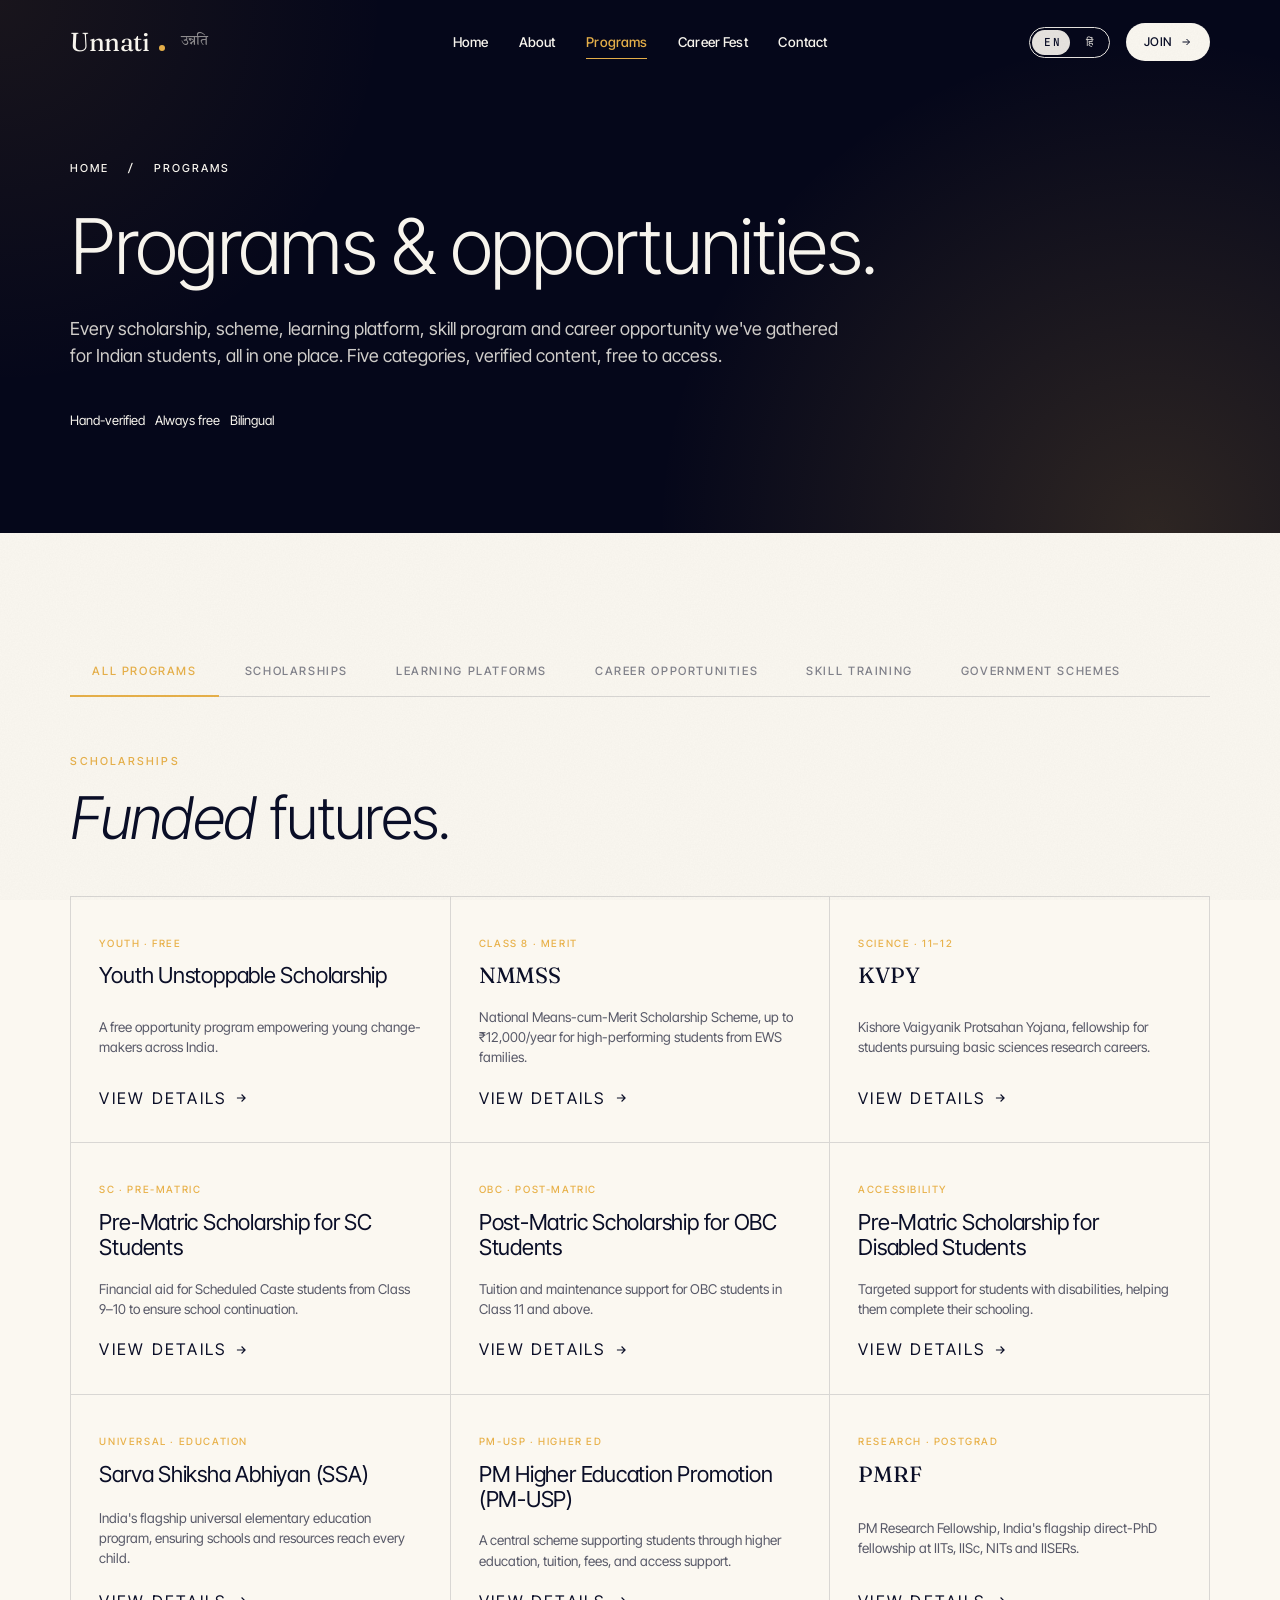
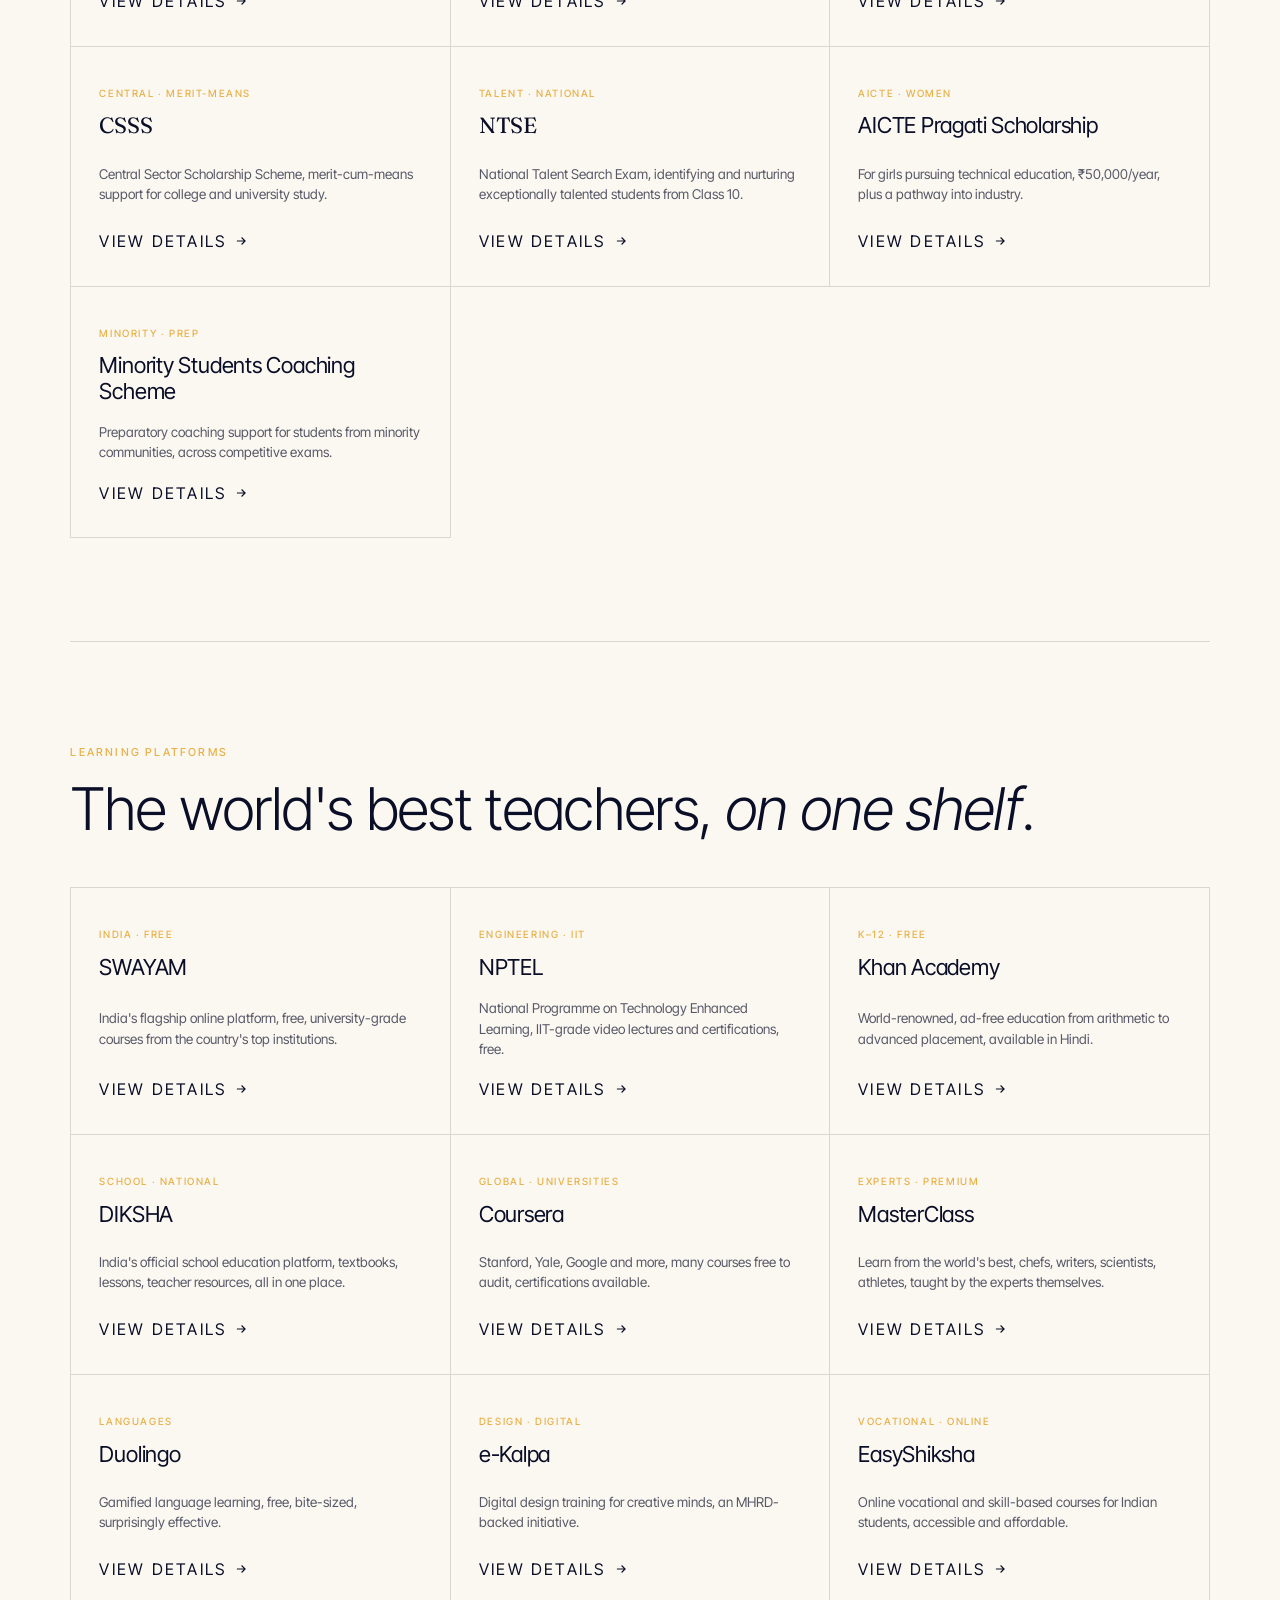
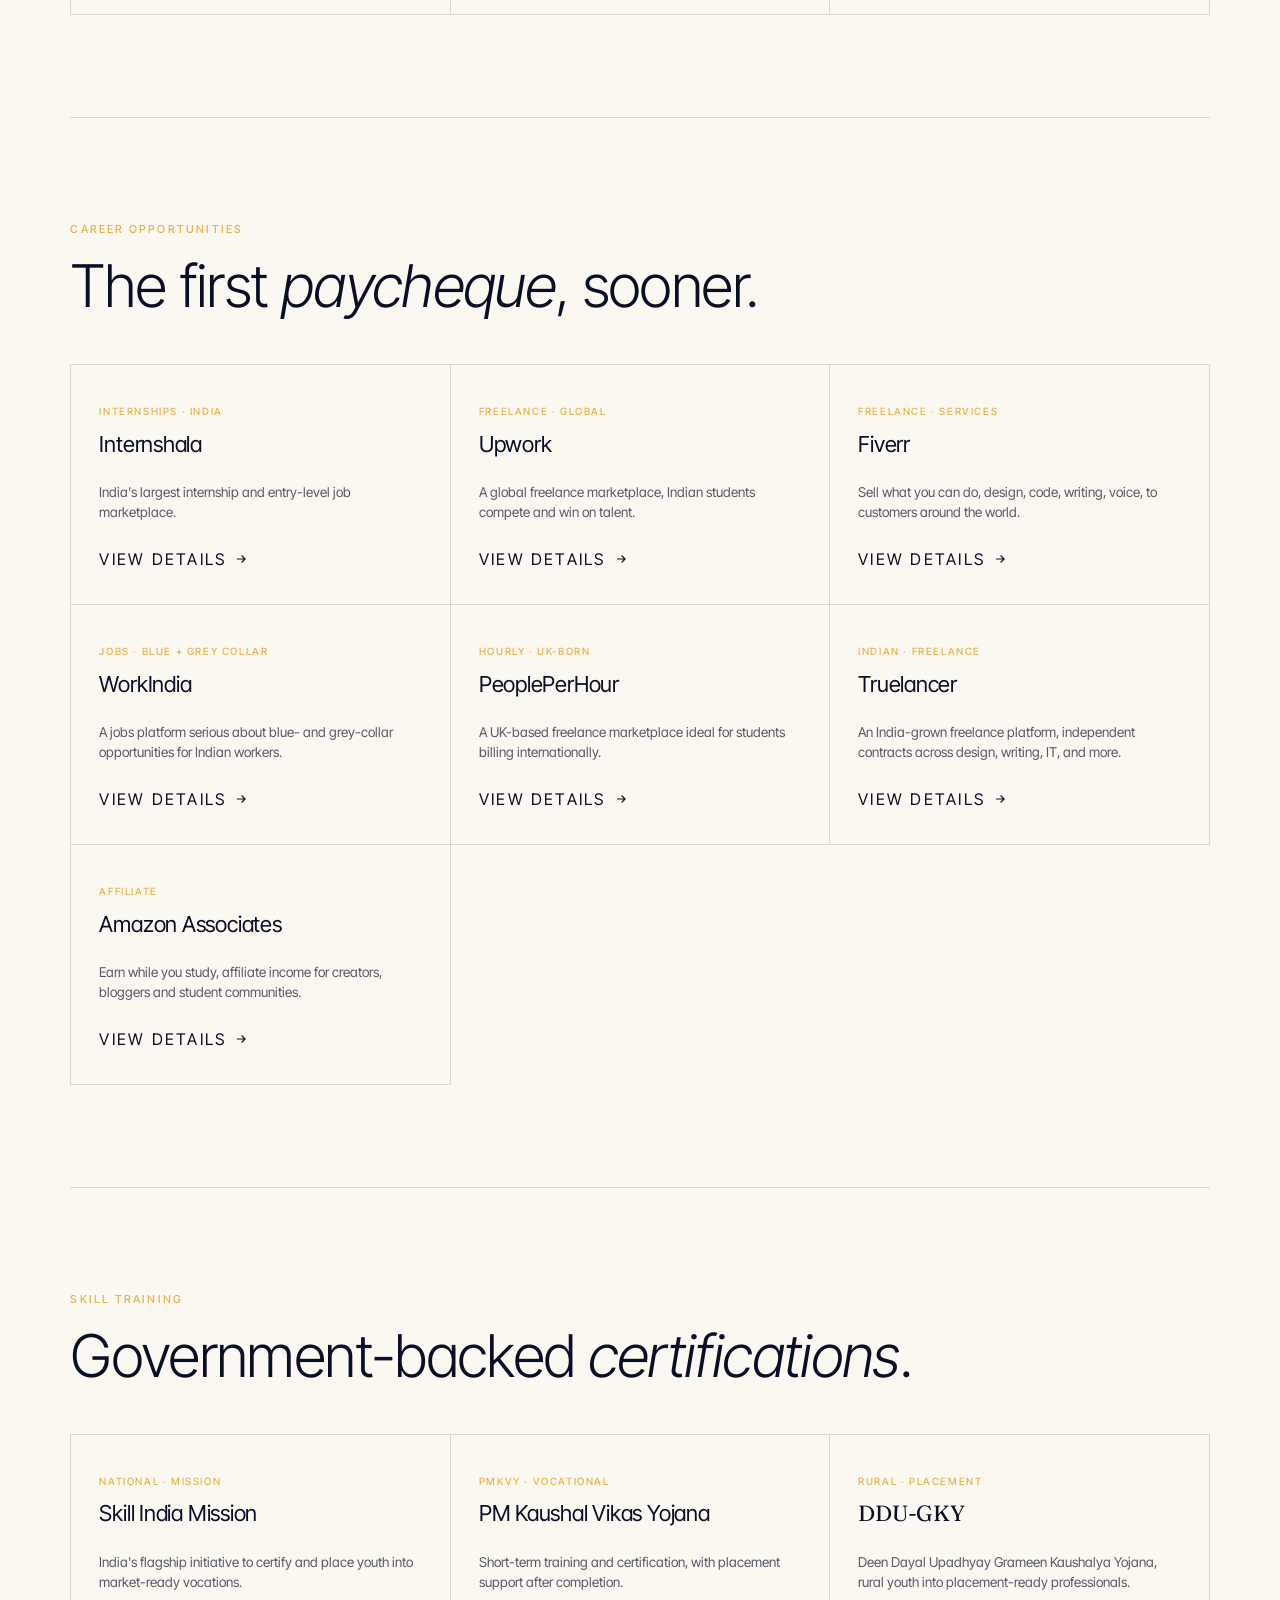
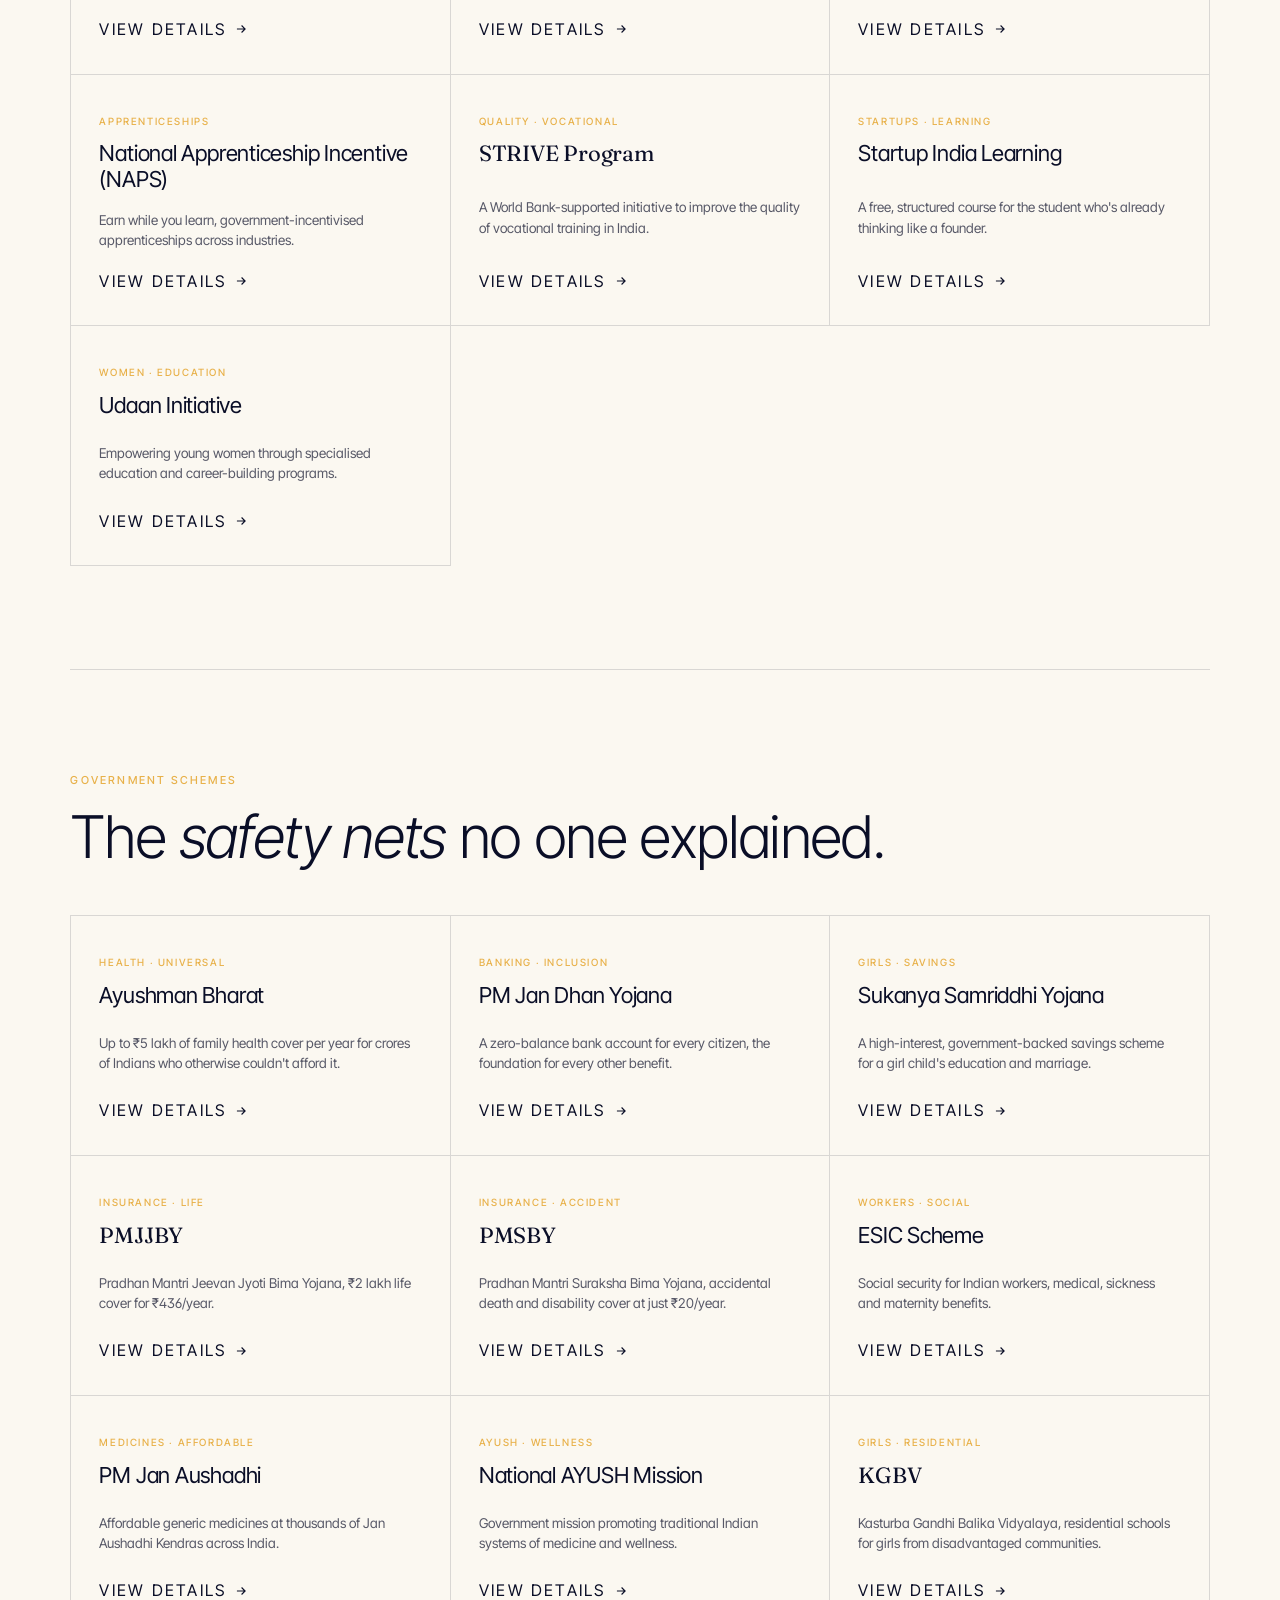
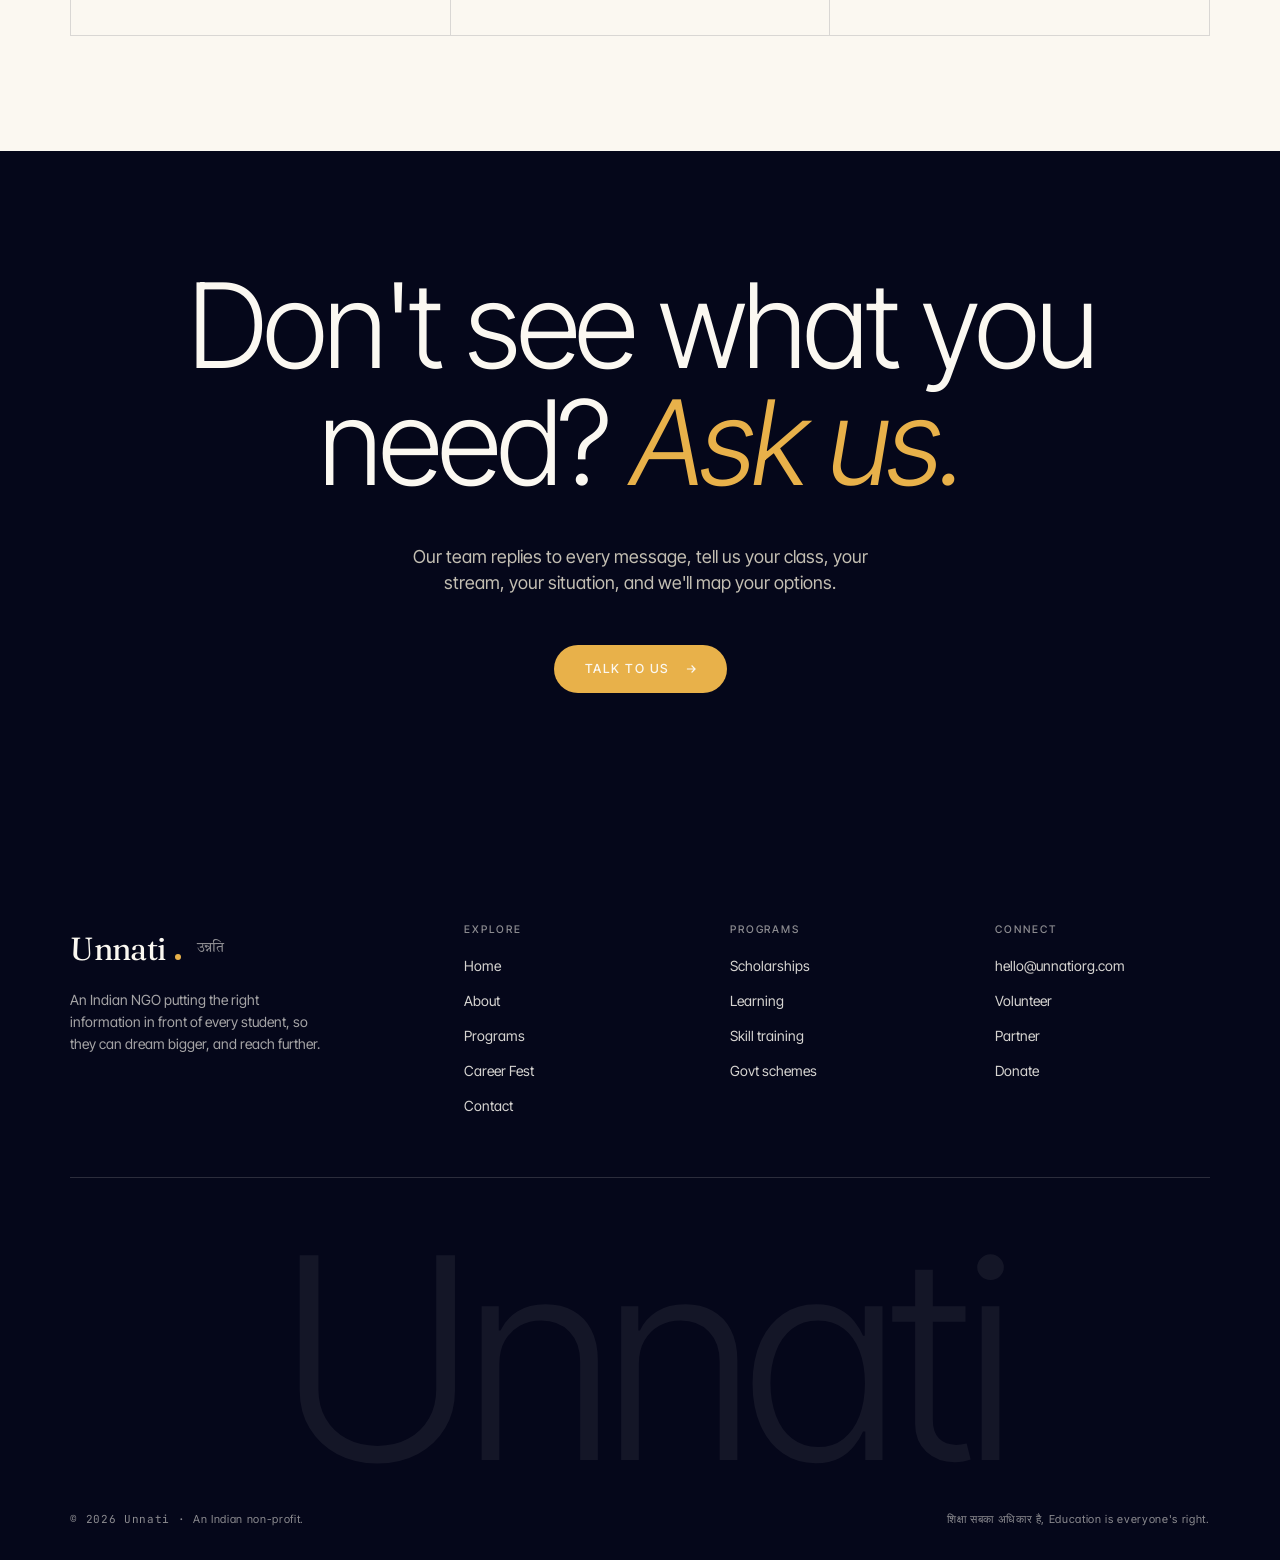
<file: programs.html>
<!DOCTYPE html>
<html lang="en">
<head>
  <meta charset="UTF-8" />
  <meta name="viewport" content="width=device-width, initial-scale=1.0" />
  <title>Programs, Unnati · उन्नति</title>
  <meta name="title-en" content="Programs, Unnati · उन्नति" />
  <meta name="title-hi" content="कार्यक्रम, उन्नति" />
  <meta name="description" content="Every scholarship, scheme, learning platform, skill program and career resource, curated, verified, and free." />

  <link rel="preconnect" href="https://fonts.googleapis.com" />
  <link rel="preconnect" href="https://fonts.gstatic.com" crossorigin />
  <link rel="stylesheet" href="https://fonts.googleapis.com/css2?family=Fraunces:ital,opsz,wght@0,9..144,300;0,9..144,400;0,9..144,500;1,9..144,300;1,9..144,400&family=Inter+Tight:wght@400;500;600&family=JetBrains+Mono:wght@400;500&family=Tiro+Devanagari+Hindi&family=Hind:wght@400;500;600&display=swap" />
  <link rel="stylesheet" href="css/style.css?v=19" />
</head>
<body>

  <div class="page-trans" aria-hidden="true">
    <div class="page-trans-mark">Unnati<span class="dot"></span></div>
  </div>

  <nav class="nav" id="nav">
    <div class="brand-wrap">
      <a href="index.html" class="brand">
        Unnati<span class="brand-dot"></span><span class="brand-hi">उन्नति</span>
      </a>
    </div>
    <div class="nav-center" id="navCenter">
      <div class="nav-links">
        <a href="index.html"><span class="lang-en">Home</span><span class="lang-hi">मुख पृष्ठ</span></a>
        <a href="about.html"><span class="lang-en">About</span><span class="lang-hi">हमारे बारे में</span></a>
        <a href="programs.html" aria-current="page"><span class="lang-en">Programs</span><span class="lang-hi">कार्यक्रम</span></a>
        <a href="career-fest.html"><span class="lang-en">Career Fest</span><span class="lang-hi">करियर फ़ेस्ट</span></a>
        <a href="contact.html"><span class="lang-en">Contact</span><span class="lang-hi">संपर्क</span></a>
      </div>
    </div>
    <div class="nav-right">
      <button class="lang-toggle" data-lang-toggle aria-label="Toggle language">
        <span class="lt-en">EN</span><span class="lt-hi">हिं</span>
      </button>
      <a href="contact.html#join" class="nav-cta">
        <span class="lang-en">Join</span><span class="lang-hi">जुड़ें</span>
        <svg width="12" height="12" viewBox="0 0 24 24" fill="none" stroke="currentColor" stroke-width="2"><path d="M5 12h14M13 6l6 6-6 6"/></svg>
      </a>
      <button class="nav-toggle" aria-label="Menu"><span></span><span></span></button>
    </div>
  </nav>

  <header class="page-head">
    <div class="page-head-inner page-head-wide">
      <div class="crumb reveal">
        <a href="index.html"><span class="lang-en">Home</span><span class="lang-hi">मुख पृष्ठ</span></a>
        &nbsp;/&nbsp;
        <span class="lang-en">Programs</span><span class="lang-hi">कार्यक्रम</span>
      </div>

      <h1 class="h-1 reveal reveal-d1" style="color:var(--paper);">
        <span class="lang-en">Programs &amp; opportunities.</span>
        <span class="lang-hi">कार्यक्रम और अवसर।</span>
      </h1>

      <p class="lede reveal reveal-d2" style="color:rgba(247,243,236,0.85);max-width:78ch;font-size:clamp(17px,1.4vw,22px);">
        <span class="lang-en">Every scholarship, scheme, learning platform, skill program and career opportunity we've gathered for Indian students, all in one place. Five categories, verified content, free to access.</span>
        <span class="lang-hi">हर वो छात्रवृत्ति, सरकारी योजना, सीखने का मंच, कौशल कार्यक्रम और करियर अवसर जिन्हें हमने भारतीय छात्रों के लिए जुटाया है, एक ही जगह। पाँच श्रेणियाँ, सत्यापित सामग्री, मुफ़्त उपलब्ध।</span>
      </p>

      <div class="reveal reveal-d3" style="display:flex;gap:10px;flex-wrap:wrap;margin-top:8px;">
        <span class="chip"><span class="lang-en">Hand-verified</span><span class="lang-hi">हस्त-सत्यापित</span></span>
        <span class="chip" style="background:rgba(247,243,236,0.10);color:var(--paper);"><span class="lang-en">Always free</span><span class="lang-hi">हमेशा मुफ़्त</span></span>
        <span class="chip" style="background:rgba(247,243,236,0.10);color:var(--paper);"><span class="lang-en">Bilingual</span><span class="lang-hi">द्विभाषी</span></span>
      </div>
    </div>
  </header>

  <section>
    <div class="container">
      <div class="tabs reveal">
        <button class="tab active" data-target="all">
          <span class="lang-en">All Programs</span><span class="lang-hi">सभी कार्यक्रम</span>
        </button>
        <button class="tab" data-target="scholarships">
          <span class="lang-en">Scholarships</span><span class="lang-hi">छात्रवृत्ति</span>
        </button>
        <button class="tab" data-target="learning">
          <span class="lang-en">Learning Platforms</span><span class="lang-hi">सीखने के मंच</span>
        </button>
        <button class="tab" data-target="career">
          <span class="lang-en">Career Opportunities</span><span class="lang-hi">कैरियर के अवसर</span>
        </button>
        <button class="tab" data-target="skills">
          <span class="lang-en">Skill Training</span><span class="lang-hi">कौशल प्रशिक्षण</span>
        </button>
        <button class="tab" data-target="schemes">
          <span class="lang-en">Government Schemes</span><span class="lang-hi">सरकारी योजनाएँ</span>
        </button>
      </div>

      <div data-panel="scholarships" id="scholarships">
        <div class="chapter-head" style="margin-bottom:48px;">

          <div class="chapter-title">
            <span class="chapter-tag reveal"><span class="lang-en">Scholarships</span><span class="lang-hi">छात्रवृत्ति</span></span>
            <h2 class="h-2 reveal reveal-d1">
              <span class="lang-en"><span class="serif-italic">Funded</span> futures.</span>
              <span class="lang-hi"><span class="serif-italic">अनुदान</span> से सजे भविष्य।</span>
            </h2>
          </div>
        </div>

        <div class="program-grid">
          <article class="program-card reveal" data-program="youth-unstoppable">
            <div>
              <span class="program-tag"><span class="lang-en">Youth · Free</span><span class="lang-hi">युवा · मुफ़्त</span></span>
              <h3 class="program-title" style="margin-top:10px;">
                <span class="lang-en">Youth Unstoppable Scholarship</span>
                <span class="lang-hi">यूथ अनस्टॉपेबल छात्रवृत्ति</span>
              </h3>
            </div>
            <p class="program-desc">
              <span class="lang-en">A free opportunity program empowering young change-makers across India.</span>
              <span class="lang-hi">भारत भर के युवा बदलाव-निर्माताओं को सशक्त करने वाला कार्यक्रम।</span>
            </p>
            <a href="#" class="program-link"><span class="lang-en">View details</span><span class="lang-hi">विवरण देखें</span> <svg width="14" height="14" viewBox="0 0 24 24" fill="none" stroke="currentColor" stroke-width="2"><path d="M5 12h14M13 6l6 6-6 6"/></svg></a>
          </article>
          <article class="program-card reveal reveal-d1" data-program="nmmss">
            <div>
              <span class="program-tag"><span class="lang-en">Class 8 · Merit</span><span class="lang-hi">कक्षा 8 · मेरिट</span></span>
              <h3 class="program-title" style="margin-top:10px;">NMMSS</h3>
            </div>
            <p class="program-desc">
              <span class="lang-en">National Means-cum-Merit Scholarship Scheme, up to ₹12,000/year for high-performing students from EWS families.</span>
              <span class="lang-hi">राष्ट्रीय मीन्स-कम-मेरिट छात्रवृत्ति, आर्थिक रूप से कमज़ोर वर्ग के मेधावी छात्रों के लिए ₹12,000 प्रति वर्ष तक।</span>
            </p>
            <a href="#" class="program-link"><span class="lang-en">View details</span><span class="lang-hi">विवरण देखें</span> <svg width="14" height="14" viewBox="0 0 24 24" fill="none" stroke="currentColor" stroke-width="2"><path d="M5 12h14M13 6l6 6-6 6"/></svg></a>
          </article>
          <article class="program-card reveal reveal-d2" data-program="kvpy">
            <div>
              <span class="program-tag"><span class="lang-en">Science · 11–12</span><span class="lang-hi">विज्ञान · 11–12</span></span>
              <h3 class="program-title" style="margin-top:10px;">KVPY</h3>
            </div>
            <p class="program-desc">
              <span class="lang-en">Kishore Vaigyanik Protsahan Yojana, fellowship for students pursuing basic sciences research careers.</span>
              <span class="lang-hi">किशोर वैज्ञानिक प्रोत्साहन योजना, मूल विज्ञान में करियर बनाने वाले छात्रों के लिए फ़ेलोशिप।</span>
            </p>
            <a href="#" class="program-link"><span class="lang-en">View details</span><span class="lang-hi">विवरण देखें</span> <svg width="14" height="14" viewBox="0 0 24 24" fill="none" stroke="currentColor" stroke-width="2"><path d="M5 12h14M13 6l6 6-6 6"/></svg></a>
          </article>
          <article class="program-card reveal" data-program="prematric-sc">
            <div>
              <span class="program-tag"><span class="lang-en">SC · Pre-Matric</span><span class="lang-hi">अनुसूचित जाति · प्री-मैट्रिक</span></span>
              <h3 class="program-title" style="margin-top:10px;">
                <span class="lang-en">Pre-Matric Scholarship for SC Students</span>
                <span class="lang-hi">अनुसूचित जाति प्री-मैट्रिक छात्रवृत्ति</span>
              </h3>
            </div>
            <p class="program-desc">
              <span class="lang-en">Financial aid for Scheduled Caste students from Class 9–10 to ensure school continuation.</span>
              <span class="lang-hi">अनुसूचित जाति के कक्षा 9–10 के छात्रों के लिए आर्थिक सहायता।</span>
            </p>
            <a href="#" class="program-link"><span class="lang-en">View details</span><span class="lang-hi">विवरण देखें</span> <svg width="14" height="14" viewBox="0 0 24 24" fill="none" stroke="currentColor" stroke-width="2"><path d="M5 12h14M13 6l6 6-6 6"/></svg></a>
          </article>
          <article class="program-card reveal reveal-d1" data-program="postmatric-obc">
            <div>
              <span class="program-tag"><span class="lang-en">OBC · Post-Matric</span><span class="lang-hi">OBC · पोस्ट-मैट्रिक</span></span>
              <h3 class="program-title" style="margin-top:10px;">
                <span class="lang-en">Post-Matric Scholarship for OBC Students</span>
                <span class="lang-hi">अन्य पिछड़ा वर्ग पोस्ट-मैट्रिक छात्रवृत्ति</span>
              </h3>
            </div>
            <p class="program-desc">
              <span class="lang-en">Tuition and maintenance support for OBC students in Class 11 and above.</span>
              <span class="lang-hi">अन्य पिछड़ा वर्ग के कक्षा 11 और उससे ऊपर के छात्रों के लिए शुल्क और रख-रखाव सहायता।</span>
            </p>
            <a href="#" class="program-link"><span class="lang-en">View details</span><span class="lang-hi">विवरण देखें</span> <svg width="14" height="14" viewBox="0 0 24 24" fill="none" stroke="currentColor" stroke-width="2"><path d="M5 12h14M13 6l6 6-6 6"/></svg></a>
          </article>
          <article class="program-card reveal reveal-d2" data-program="prematric-disabled">
            <div>
              <span class="program-tag"><span class="lang-en">Accessibility</span><span class="lang-hi">सुगम्यता</span></span>
              <h3 class="program-title" style="margin-top:10px;">
                <span class="lang-en">Pre-Matric Scholarship for Disabled Students</span>
                <span class="lang-hi">दिव्यांग छात्र प्री-मैट्रिक छात्रवृत्ति</span>
              </h3>
            </div>
            <p class="program-desc">
              <span class="lang-en">Targeted support for students with disabilities, helping them complete their schooling.</span>
              <span class="lang-hi">दिव्यांग छात्रों को विद्यालयी शिक्षा पूरी करने में सहायता।</span>
            </p>
            <a href="#" class="program-link"><span class="lang-en">View details</span><span class="lang-hi">विवरण देखें</span> <svg width="14" height="14" viewBox="0 0 24 24" fill="none" stroke="currentColor" stroke-width="2"><path d="M5 12h14M13 6l6 6-6 6"/></svg></a>
          </article>
          <article class="program-card reveal" data-program="ssa">
            <div>
              <span class="program-tag"><span class="lang-en">Universal · Education</span><span class="lang-hi">सर्वव्यापी · शिक्षा</span></span>
              <h3 class="program-title" style="margin-top:10px;">
                <span class="lang-en">Sarva Shiksha Abhiyan (SSA)</span>
                <span class="lang-hi">सर्व शिक्षा अभियान</span>
              </h3>
            </div>
            <p class="program-desc">
              <span class="lang-en">India's flagship universal elementary education program, ensuring schools and resources reach every child.</span>
              <span class="lang-hi">भारत का प्रमुख सर्वव्यापी प्राथमिक शिक्षा कार्यक्रम, हर बच्चे तक विद्यालय और संसाधन पहुँचाने का प्रयास।</span>
            </p>
            <a href="#" class="program-link"><span class="lang-en">View details</span><span class="lang-hi">विवरण देखें</span> <svg width="14" height="14" viewBox="0 0 24 24" fill="none" stroke="currentColor" stroke-width="2"><path d="M5 12h14M13 6l6 6-6 6"/></svg></a>
          </article>
          <article class="program-card reveal reveal-d1" data-program="pm-usp">
            <div>
              <span class="program-tag"><span class="lang-en">PM-USP · Higher Ed</span><span class="lang-hi">PM-USP · उच्च शिक्षा</span></span>
              <h3 class="program-title" style="margin-top:10px;">
                <span class="lang-en">PM Higher Education Promotion (PM-USP)</span>
                <span class="lang-hi">पीएम उच्च शिक्षा प्रोत्साहन योजना</span>
              </h3>
            </div>
            <p class="program-desc">
              <span class="lang-en">A central scheme supporting students through higher education, tuition, fees, and access support.</span>
              <span class="lang-hi">उच्च शिक्षा में छात्रों को शुल्क, फ़ीस और सुगम्यता सहायता देने वाली केंद्रीय योजना।</span>
            </p>
            <a href="#" class="program-link"><span class="lang-en">View details</span><span class="lang-hi">विवरण देखें</span> <svg width="14" height="14" viewBox="0 0 24 24" fill="none" stroke="currentColor" stroke-width="2"><path d="M5 12h14M13 6l6 6-6 6"/></svg></a>
          </article>
          <article class="program-card reveal reveal-d2" data-program="pmrf">
            <div>
              <span class="program-tag"><span class="lang-en">Research · Postgrad</span><span class="lang-hi">शोध · स्नातकोत्तर</span></span>
              <h3 class="program-title" style="margin-top:10px;">PMRF</h3>
            </div>
            <p class="program-desc">
              <span class="lang-en">PM Research Fellowship, India's flagship direct-PhD fellowship at IITs, IISc, NITs and IISERs.</span>
              <span class="lang-hi">पीएम रिसर्च फ़ेलोशिप, IIT, IISc, NIT व IISER में सीधे PhD के लिए भारत की प्रमुख फ़ेलोशिप।</span>
            </p>
            <a href="#" class="program-link"><span class="lang-en">View details</span><span class="lang-hi">विवरण देखें</span> <svg width="14" height="14" viewBox="0 0 24 24" fill="none" stroke="currentColor" stroke-width="2"><path d="M5 12h14M13 6l6 6-6 6"/></svg></a>
          </article>
          <article class="program-card reveal" data-program="csss">
            <div>
              <span class="program-tag"><span class="lang-en">Central · Merit-Means</span><span class="lang-hi">केंद्रीय · मेरिट-मीन्स</span></span>
              <h3 class="program-title" style="margin-top:10px;">CSSS</h3>
            </div>
            <p class="program-desc">
              <span class="lang-en">Central Sector Scholarship Scheme, merit-cum-means support for college and university study.</span>
              <span class="lang-hi">केंद्रीय क्षेत्र छात्रवृत्ति योजना, कॉलेज और विश्वविद्यालय के लिए मेरिट-मीन्स सहायता।</span>
            </p>
            <a href="#" class="program-link"><span class="lang-en">View details</span><span class="lang-hi">विवरण देखें</span> <svg width="14" height="14" viewBox="0 0 24 24" fill="none" stroke="currentColor" stroke-width="2"><path d="M5 12h14M13 6l6 6-6 6"/></svg></a>
          </article>
          <article class="program-card reveal reveal-d1" data-program="ntse">
            <div>
              <span class="program-tag"><span class="lang-en">Talent · National</span><span class="lang-hi">प्रतिभा · राष्ट्रीय</span></span>
              <h3 class="program-title" style="margin-top:10px;">NTSE</h3>
            </div>
            <p class="program-desc">
              <span class="lang-en">National Talent Search Exam, identifying and nurturing exceptionally talented students from Class 10.</span>
              <span class="lang-hi">राष्ट्रीय प्रतिभा खोज परीक्षा, कक्षा 10 के असाधारण प्रतिभावान छात्रों की पहचान।</span>
            </p>
            <a href="#" class="program-link"><span class="lang-en">View details</span><span class="lang-hi">विवरण देखें</span> <svg width="14" height="14" viewBox="0 0 24 24" fill="none" stroke="currentColor" stroke-width="2"><path d="M5 12h14M13 6l6 6-6 6"/></svg></a>
          </article>
          <article class="program-card reveal reveal-d2" data-program="aicte-pragati">
            <div>
              <span class="program-tag"><span class="lang-en">AICTE · Women</span><span class="lang-hi">AICTE · महिला</span></span>
              <h3 class="program-title" style="margin-top:10px;">
                <span class="lang-en">AICTE Pragati Scholarship</span>
                <span class="lang-hi">AICTE प्रगति छात्रवृत्ति</span>
              </h3>
            </div>
            <p class="program-desc">
              <span class="lang-en">For girls pursuing technical education, ₹50,000/year, plus a pathway into industry.</span>
              <span class="lang-hi">तकनीकी शिक्षा में पढ़ रही छात्राओं के लिए, ₹50,000 प्रति वर्ष, साथ ही उद्योग में प्रवेश का मार्ग।</span>
            </p>
            <a href="#" class="program-link"><span class="lang-en">View details</span><span class="lang-hi">विवरण देखें</span> <svg width="14" height="14" viewBox="0 0 24 24" fill="none" stroke="currentColor" stroke-width="2"><path d="M5 12h14M13 6l6 6-6 6"/></svg></a>
          </article>
          <article class="program-card reveal" data-program="minority-coaching">
            <div>
              <span class="program-tag"><span class="lang-en">Minority · Prep</span><span class="lang-hi">अल्पसंख्यक · तैयारी</span></span>
              <h3 class="program-title" style="margin-top:10px;">
                <span class="lang-en">Minority Students Coaching Scheme</span>
                <span class="lang-hi">अल्पसंख्यक छात्र कोचिंग योजना</span>
              </h3>
            </div>
            <p class="program-desc">
              <span class="lang-en">Preparatory coaching support for students from minority communities, across competitive exams.</span>
              <span class="lang-hi">अल्पसंख्यक समुदायों के छात्रों के लिए प्रतियोगी परीक्षाओं की तैयारी हेतु कोचिंग सहायता।</span>
            </p>
            <a href="#" class="program-link"><span class="lang-en">View details</span><span class="lang-hi">विवरण देखें</span> <svg width="14" height="14" viewBox="0 0 24 24" fill="none" stroke="currentColor" stroke-width="2"><path d="M5 12h14M13 6l6 6-6 6"/></svg></a>
          </article>
        </div>
      </div>

      <div class="divider" data-panel="learning"></div>

      <div data-panel="learning" id="learning">
        <div class="chapter-head" style="margin-bottom:48px;">

          <div class="chapter-title">
            <span class="chapter-tag reveal"><span class="lang-en">Learning Platforms</span><span class="lang-hi">सीखने के मंच</span></span>
            <h2 class="h-2 reveal reveal-d1">
              <span class="lang-en">The world's best teachers, <span class="serif-italic">on one shelf</span>.</span>
              <span class="lang-hi">दुनिया के सर्वश्रेष्ठ शिक्षक, <span class="serif-italic">एक ही जगह</span>।</span>
            </h2>
          </div>
        </div>

        <div class="program-grid">
          <article class="program-card reveal" data-program="swayam">
            <div>
              <span class="program-tag"><span class="lang-en">India · Free</span><span class="lang-hi">भारत · मुफ़्त</span></span>
              <h3 class="program-title" style="margin-top:10px;">
                <span class="lang-en">SWAYAM</span><span class="lang-hi">स्वयं</span>
              </h3>
            </div>
            <p class="program-desc">
              <span class="lang-en">India's flagship online platform, free, university-grade courses from the country's top institutions.</span>
              <span class="lang-hi">भारत का प्रमुख ऑनलाइन मंच, देश के शीर्ष संस्थानों से मुफ़्त, विश्वविद्यालय-स्तर के पाठ्यक्रम।</span>
            </p>
            <a href="#" class="program-link"><span class="lang-en">View details</span><span class="lang-hi">विवरण देखें</span> <svg width="14" height="14" viewBox="0 0 24 24" fill="none" stroke="currentColor" stroke-width="2"><path d="M5 12h14M13 6l6 6-6 6"/></svg></a>
          </article>
          <article class="program-card reveal reveal-d1" data-program="nptel">
            <div>
              <span class="program-tag"><span class="lang-en">Engineering · IIT</span><span class="lang-hi">अभियांत्रिकी · IIT</span></span>
              <h3 class="program-title" style="margin-top:10px;">
                <span class="lang-en">NPTEL</span><span class="lang-hi">एनपीटीईएल</span>
              </h3>
            </div>
            <p class="program-desc">
              <span class="lang-en">National Programme on Technology Enhanced Learning, IIT-grade video lectures and certifications, free.</span>
              <span class="lang-hi">तकनीकी संवर्धित अधिगम का राष्ट्रीय कार्यक्रम, IIT स्तर के व्याख्यान और प्रमाणपत्र, मुफ़्त।</span>
            </p>
            <a href="#" class="program-link"><span class="lang-en">View details</span><span class="lang-hi">विवरण देखें</span> <svg width="14" height="14" viewBox="0 0 24 24" fill="none" stroke="currentColor" stroke-width="2"><path d="M5 12h14M13 6l6 6-6 6"/></svg></a>
          </article>
          <article class="program-card reveal reveal-d2" data-program="khan-academy">
            <div>
              <span class="program-tag"><span class="lang-en">K–12 · Free</span><span class="lang-hi">K–12 · मुफ़्त</span></span>
              <h3 class="program-title" style="margin-top:10px;">
                <span class="lang-en">Khan Academy</span><span class="lang-hi">खान अकादमी</span>
              </h3>
            </div>
            <p class="program-desc">
              <span class="lang-en">World-renowned, ad-free education from arithmetic to advanced placement, available in Hindi.</span>
              <span class="lang-hi">अंकगणित से लेकर उच्च स्तरीय विषयों तक, हिंदी में उपलब्ध, बिना विज्ञापन की विश्व-प्रसिद्ध शिक्षा।</span>
            </p>
            <a href="#" class="program-link"><span class="lang-en">View details</span><span class="lang-hi">विवरण देखें</span> <svg width="14" height="14" viewBox="0 0 24 24" fill="none" stroke="currentColor" stroke-width="2"><path d="M5 12h14M13 6l6 6-6 6"/></svg></a>
          </article>
          <article class="program-card reveal" data-program="diksha">
            <div>
              <span class="program-tag"><span class="lang-en">School · National</span><span class="lang-hi">विद्यालय · राष्ट्रीय</span></span>
              <h3 class="program-title" style="margin-top:10px;">
                <span class="lang-en">DIKSHA</span><span class="lang-hi">दीक्षा</span>
              </h3>
            </div>
            <p class="program-desc">
              <span class="lang-en">India's official school education platform, textbooks, lessons, teacher resources, all in one place.</span>
              <span class="lang-hi">भारत का आधिकारिक विद्यालयी शिक्षा मंच, पाठ्यपुस्तकें, पाठ, शिक्षक संसाधन, एक ही जगह।</span>
            </p>
            <a href="#" class="program-link"><span class="lang-en">View details</span><span class="lang-hi">विवरण देखें</span> <svg width="14" height="14" viewBox="0 0 24 24" fill="none" stroke="currentColor" stroke-width="2"><path d="M5 12h14M13 6l6 6-6 6"/></svg></a>
          </article>
          <article class="program-card reveal reveal-d1" data-program="coursera">
            <div>
              <span class="program-tag"><span class="lang-en">Global · Universities</span><span class="lang-hi">वैश्विक · विश्वविद्यालय</span></span>
              <h3 class="program-title" style="margin-top:10px;">
                <span class="lang-en">Coursera</span><span class="lang-hi">कोर्सेरा</span>
              </h3>
            </div>
            <p class="program-desc">
              <span class="lang-en">Stanford, Yale, Google and more, many courses free to audit, certifications available.</span>
              <span class="lang-hi">स्टैनफ़ोर्ड, येल, गूगल आदि, कई पाठ्यक्रम मुफ़्त, प्रमाणपत्र भी उपलब्ध।</span>
            </p>
            <a href="#" class="program-link"><span class="lang-en">View details</span><span class="lang-hi">विवरण देखें</span> <svg width="14" height="14" viewBox="0 0 24 24" fill="none" stroke="currentColor" stroke-width="2"><path d="M5 12h14M13 6l6 6-6 6"/></svg></a>
          </article>
          <article class="program-card reveal reveal-d2" data-program="masterclass">
            <div>
              <span class="program-tag"><span class="lang-en">Experts · Premium</span><span class="lang-hi">विशेषज्ञ · प्रीमियम</span></span>
              <h3 class="program-title" style="margin-top:10px;">
                <span class="lang-en">MasterClass</span><span class="lang-hi">मास्टरक्लास</span>
              </h3>
            </div>
            <p class="program-desc">
              <span class="lang-en">Learn from the world's best, chefs, writers, scientists, athletes, taught by the experts themselves.</span>
              <span class="lang-hi">दुनिया के सबसे बेहतरीन से सीखिए, शेफ़, लेखक, वैज्ञानिक, खिलाड़ी, जो स्वयं पढ़ाते हैं।</span>
            </p>
            <a href="#" class="program-link"><span class="lang-en">View details</span><span class="lang-hi">विवरण देखें</span> <svg width="14" height="14" viewBox="0 0 24 24" fill="none" stroke="currentColor" stroke-width="2"><path d="M5 12h14M13 6l6 6-6 6"/></svg></a>
          </article>
          <article class="program-card reveal" data-program="duolingo">
            <div>
              <span class="program-tag"><span class="lang-en">Languages</span><span class="lang-hi">भाषाएँ</span></span>
              <h3 class="program-title" style="margin-top:10px;">
                <span class="lang-en">Duolingo</span><span class="lang-hi">डुओलिंगो</span>
              </h3>
            </div>
            <p class="program-desc">
              <span class="lang-en">Gamified language learning, free, bite-sized, surprisingly effective.</span>
              <span class="lang-hi">गेम जैसा भाषा-शिक्षण, मुफ़्त, छोटे टुकड़ों में, अद्भुत रूप से प्रभावी।</span>
            </p>
            <a href="#" class="program-link"><span class="lang-en">View details</span><span class="lang-hi">विवरण देखें</span> <svg width="14" height="14" viewBox="0 0 24 24" fill="none" stroke="currentColor" stroke-width="2"><path d="M5 12h14M13 6l6 6-6 6"/></svg></a>
          </article>
          <article class="program-card reveal reveal-d1" data-program="ekalpa">
            <div>
              <span class="program-tag"><span class="lang-en">Design · Digital</span><span class="lang-hi">डिज़ाइन · डिजिटल</span></span>
              <h3 class="program-title" style="margin-top:10px;">
                <span class="lang-en">e-Kalpa</span><span class="lang-hi">ई-कल्प</span>
              </h3>
            </div>
            <p class="program-desc">
              <span class="lang-en">Digital design training for creative minds, an MHRD-backed initiative.</span>
              <span class="lang-hi">सर्जनात्मक छात्रों के लिए डिजिटल डिज़ाइन प्रशिक्षण, MHRD-समर्थित पहल।</span>
            </p>
            <a href="#" class="program-link"><span class="lang-en">View details</span><span class="lang-hi">विवरण देखें</span> <svg width="14" height="14" viewBox="0 0 24 24" fill="none" stroke="currentColor" stroke-width="2"><path d="M5 12h14M13 6l6 6-6 6"/></svg></a>
          </article>
          <article class="program-card reveal reveal-d2" data-program="easyshiksha">
            <div>
              <span class="program-tag"><span class="lang-en">Vocational · Online</span><span class="lang-hi">व्यावसायिक · ऑनलाइन</span></span>
              <h3 class="program-title" style="margin-top:10px;">
                <span class="lang-en">EasyShiksha</span><span class="lang-hi">ईज़ीशिक्षा</span>
              </h3>
            </div>
            <p class="program-desc">
              <span class="lang-en">Online vocational and skill-based courses for Indian students, accessible and affordable.</span>
              <span class="lang-hi">भारतीय छात्रों के लिए ऑनलाइन व्यावसायिक और कौशल आधारित पाठ्यक्रम, सुलभ और सस्ता।</span>
            </p>
            <a href="#" class="program-link"><span class="lang-en">View details</span><span class="lang-hi">विवरण देखें</span> <svg width="14" height="14" viewBox="0 0 24 24" fill="none" stroke="currentColor" stroke-width="2"><path d="M5 12h14M13 6l6 6-6 6"/></svg></a>
          </article>
        </div>
      </div>

      <div class="divider" data-panel="career"></div>

      <div data-panel="career" id="career">
        <div class="chapter-head" style="margin-bottom:48px;">

          <div class="chapter-title">
            <span class="chapter-tag reveal"><span class="lang-en">Career Opportunities</span><span class="lang-hi">कैरियर के अवसर</span></span>
            <h2 class="h-2 reveal reveal-d1">
              <span class="lang-en">The first <span class="serif-italic">paycheque</span>, sooner.</span>
              <span class="lang-hi">पहली <span class="serif-italic">कमाई</span>, और जल्दी।</span>
            </h2>
          </div>
        </div>

        <div class="program-grid">
          <article class="program-card reveal" data-program="internshala">
            <div>
              <span class="program-tag"><span class="lang-en">Internships · India</span><span class="lang-hi">इंटर्नशिप · भारत</span></span>
              <h3 class="program-title" style="margin-top:10px;">
                <span class="lang-en">Internshala</span><span class="lang-hi">इंटर्नशाला</span>
              </h3>
            </div>
            <p class="program-desc">
              <span class="lang-en">India's largest internship and entry-level job marketplace.</span>
              <span class="lang-hi">भारत का सबसे बड़ा इंटर्नशिप और प्रवेश-स्तर नौकरी मंच।</span>
            </p>
            <a href="#" class="program-link"><span class="lang-en">View details</span><span class="lang-hi">विवरण देखें</span> <svg width="14" height="14" viewBox="0 0 24 24" fill="none" stroke="currentColor" stroke-width="2"><path d="M5 12h14M13 6l6 6-6 6"/></svg></a>
          </article>
          <article class="program-card reveal reveal-d1" data-program="upwork">
            <div>
              <span class="program-tag"><span class="lang-en">Freelance · Global</span><span class="lang-hi">फ़्रीलांस · वैश्विक</span></span>
              <h3 class="program-title" style="margin-top:10px;">
                <span class="lang-en">Upwork</span><span class="lang-hi">अपवर्क</span>
              </h3>
            </div>
            <p class="program-desc">
              <span class="lang-en">A global freelance marketplace, Indian students compete and win on talent.</span>
              <span class="lang-hi">वैश्विक फ़्रीलांस मंच, जहाँ भारतीय छात्र प्रतिभा के बल पर सफलता पाते हैं।</span>
            </p>
            <a href="#" class="program-link"><span class="lang-en">View details</span><span class="lang-hi">विवरण देखें</span> <svg width="14" height="14" viewBox="0 0 24 24" fill="none" stroke="currentColor" stroke-width="2"><path d="M5 12h14M13 6l6 6-6 6"/></svg></a>
          </article>
          <article class="program-card reveal reveal-d2" data-program="fiverr">
            <div>
              <span class="program-tag"><span class="lang-en">Freelance · Services</span><span class="lang-hi">फ़्रीलांस · सेवाएँ</span></span>
              <h3 class="program-title" style="margin-top:10px;">
                <span class="lang-en">Fiverr</span><span class="lang-hi">फ़ाइवर</span>
              </h3>
            </div>
            <p class="program-desc">
              <span class="lang-en">Sell what you can do, design, code, writing, voice, to customers around the world.</span>
              <span class="lang-hi">अपनी क्षमता बेचिए, डिज़ाइन, कोडिंग, लेखन, आवाज़, दुनिया भर के ग्राहकों को।</span>
            </p>
            <a href="#" class="program-link"><span class="lang-en">View details</span><span class="lang-hi">विवरण देखें</span> <svg width="14" height="14" viewBox="0 0 24 24" fill="none" stroke="currentColor" stroke-width="2"><path d="M5 12h14M13 6l6 6-6 6"/></svg></a>
          </article>
          <article class="program-card reveal" data-program="workindia">
            <div>
              <span class="program-tag"><span class="lang-en">Jobs · Blue + Grey collar</span><span class="lang-hi">नौकरियाँ · श्रमिक</span></span>
              <h3 class="program-title" style="margin-top:10px;">
                <span class="lang-en">WorkIndia</span><span class="lang-hi">वर्कइंडिया</span>
              </h3>
            </div>
            <p class="program-desc">
              <span class="lang-en">A jobs platform serious about blue- and grey-collar opportunities for Indian workers.</span>
              <span class="lang-hi">श्रमिक और तकनीकी नौकरियों को गंभीरता से लेने वाला भारतीय जॉब मंच।</span>
            </p>
            <a href="#" class="program-link"><span class="lang-en">View details</span><span class="lang-hi">विवरण देखें</span> <svg width="14" height="14" viewBox="0 0 24 24" fill="none" stroke="currentColor" stroke-width="2"><path d="M5 12h14M13 6l6 6-6 6"/></svg></a>
          </article>
          <article class="program-card reveal reveal-d1" data-program="peopleperhour">
            <div>
              <span class="program-tag"><span class="lang-en">Hourly · UK-born</span><span class="lang-hi">घंटा-आधारित</span></span>
              <h3 class="program-title" style="margin-top:10px;">
                <span class="lang-en">PeoplePerHour</span><span class="lang-hi">पीपलपरआवर</span>
              </h3>
            </div>
            <p class="program-desc">
              <span class="lang-en">A UK-based freelance marketplace ideal for students billing internationally.</span>
              <span class="lang-hi">अंतरराष्ट्रीय स्तर पर बिल भेजने वाले छात्रों के लिए ब्रिटेन-आधारित फ़्रीलांस मंच।</span>
            </p>
            <a href="#" class="program-link"><span class="lang-en">View details</span><span class="lang-hi">विवरण देखें</span> <svg width="14" height="14" viewBox="0 0 24 24" fill="none" stroke="currentColor" stroke-width="2"><path d="M5 12h14M13 6l6 6-6 6"/></svg></a>
          </article>
          <article class="program-card reveal reveal-d2" data-program="truelancer">
            <div>
              <span class="program-tag"><span class="lang-en">Indian · Freelance</span><span class="lang-hi">भारतीय · फ़्रीलांस</span></span>
              <h3 class="program-title" style="margin-top:10px;">
                <span class="lang-en">Truelancer</span><span class="lang-hi">ट्रूलांसर</span>
              </h3>
            </div>
            <p class="program-desc">
              <span class="lang-en">An India-grown freelance platform, independent contracts across design, writing, IT, and more.</span>
              <span class="lang-hi">भारत में जन्मा फ़्रीलांस मंच, डिज़ाइन, लेखन, IT आदि में स्वतंत्र अनुबंध।</span>
            </p>
            <a href="#" class="program-link"><span class="lang-en">View details</span><span class="lang-hi">विवरण देखें</span> <svg width="14" height="14" viewBox="0 0 24 24" fill="none" stroke="currentColor" stroke-width="2"><path d="M5 12h14M13 6l6 6-6 6"/></svg></a>
          </article>
          <article class="program-card reveal" data-program="amazon-associates">
            <div>
              <span class="program-tag"><span class="lang-en">Affiliate</span><span class="lang-hi">एफ़िलिएट</span></span>
              <h3 class="program-title" style="margin-top:10px;">
                <span class="lang-en">Amazon Associates</span><span class="lang-hi">अमेज़न एसोसिएट्स</span>
              </h3>
            </div>
            <p class="program-desc">
              <span class="lang-en">Earn while you study, affiliate income for creators, bloggers and student communities.</span>
              <span class="lang-hi">पढ़ाई के साथ कमाई, सर्जक, ब्लॉगर और छात्र समुदायों के लिए एफ़िलिएट आय।</span>
            </p>
            <a href="#" class="program-link"><span class="lang-en">View details</span><span class="lang-hi">विवरण देखें</span> <svg width="14" height="14" viewBox="0 0 24 24" fill="none" stroke="currentColor" stroke-width="2"><path d="M5 12h14M13 6l6 6-6 6"/></svg></a>
          </article>
        </div>
      </div>

      <div class="divider" data-panel="skills"></div>

      <div data-panel="skills" id="skills">
        <div class="chapter-head" style="margin-bottom:48px;">

          <div class="chapter-title">
            <span class="chapter-tag reveal"><span class="lang-en">Skill Training</span><span class="lang-hi">कौशल प्रशिक्षण</span></span>
            <h2 class="h-2 reveal reveal-d1">
              <span class="lang-en">Government-backed <span class="serif-italic">certifications</span>.</span>
              <span class="lang-hi">सरकार-समर्थित <span class="serif-italic">प्रमाणपत्र</span>।</span>
            </h2>
          </div>
        </div>

        <div class="program-grid">
          <article class="program-card reveal" data-program="skill-india">
            <div>
              <span class="program-tag"><span class="lang-en">National · Mission</span><span class="lang-hi">राष्ट्रीय · मिशन</span></span>
              <h3 class="program-title" style="margin-top:10px;">
                <span class="lang-en">Skill India Mission</span><span class="lang-hi">स्किल इंडिया मिशन</span>
              </h3>
            </div>
            <p class="program-desc">
              <span class="lang-en">India's flagship initiative to certify and place youth into market-ready vocations.</span>
              <span class="lang-hi">युवाओं को रोज़गार-योग्य प्रमाणित करने का भारत का प्रमुख कार्यक्रम।</span>
            </p>
            <a href="#" class="program-link"><span class="lang-en">View details</span><span class="lang-hi">विवरण देखें</span> <svg width="14" height="14" viewBox="0 0 24 24" fill="none" stroke="currentColor" stroke-width="2"><path d="M5 12h14M13 6l6 6-6 6"/></svg></a>
          </article>
          <article class="program-card reveal reveal-d1" data-program="pmkvy">
            <div>
              <span class="program-tag"><span class="lang-en">PMKVY · Vocational</span><span class="lang-hi">PMKVY · व्यावसायिक</span></span>
              <h3 class="program-title" style="margin-top:10px;">
                <span class="lang-en">PM Kaushal Vikas Yojana</span><span class="lang-hi">प्रधानमंत्री कौशल विकास योजना</span>
              </h3>
            </div>
            <p class="program-desc">
              <span class="lang-en">Short-term training and certification, with placement support after completion.</span>
              <span class="lang-hi">अल्पकालिक प्रशिक्षण और प्रमाणन, पूरा होने पर रोज़गार सहायता।</span>
            </p>
            <a href="#" class="program-link"><span class="lang-en">View details</span><span class="lang-hi">विवरण देखें</span> <svg width="14" height="14" viewBox="0 0 24 24" fill="none" stroke="currentColor" stroke-width="2"><path d="M5 12h14M13 6l6 6-6 6"/></svg></a>
          </article>
          <article class="program-card reveal reveal-d2" data-program="ddu-gky">
            <div>
              <span class="program-tag"><span class="lang-en">Rural · Placement</span><span class="lang-hi">ग्रामीण · नियुक्ति</span></span>
              <h3 class="program-title" style="margin-top:10px;">DDU-GKY</h3>
            </div>
            <p class="program-desc">
              <span class="lang-en">Deen Dayal Upadhyay Grameen Kaushalya Yojana, rural youth into placement-ready professionals.</span>
              <span class="lang-hi">दीन दयाल उपाध्याय ग्रामीण कौशल्या योजना, ग्रामीण युवाओं को रोज़गार-तैयार पेशेवर बनाना।</span>
            </p>
            <a href="#" class="program-link"><span class="lang-en">View details</span><span class="lang-hi">विवरण देखें</span> <svg width="14" height="14" viewBox="0 0 24 24" fill="none" stroke="currentColor" stroke-width="2"><path d="M5 12h14M13 6l6 6-6 6"/></svg></a>
          </article>
          <article class="program-card reveal" data-program="naps">
            <div>
              <span class="program-tag"><span class="lang-en">Apprenticeships</span><span class="lang-hi">शिक्षुता</span></span>
              <h3 class="program-title" style="margin-top:10px;">
                <span class="lang-en">National Apprenticeship Incentive (NAPS)</span><span class="lang-hi">राष्ट्रीय शिक्षुता प्रोत्साहन योजना</span>
              </h3>
            </div>
            <p class="program-desc">
              <span class="lang-en">Earn while you learn, government-incentivised apprenticeships across industries.</span>
              <span class="lang-hi">सीखते हुए कमाइए, सरकारी प्रोत्साहन वाली शिक्षुता विभिन्न उद्योगों में।</span>
            </p>
            <a href="#" class="program-link"><span class="lang-en">View details</span><span class="lang-hi">विवरण देखें</span> <svg width="14" height="14" viewBox="0 0 24 24" fill="none" stroke="currentColor" stroke-width="2"><path d="M5 12h14M13 6l6 6-6 6"/></svg></a>
          </article>
          <article class="program-card reveal reveal-d1" data-program="strive">
            <div>
              <span class="program-tag"><span class="lang-en">Quality · Vocational</span><span class="lang-hi">गुणवत्ता · व्यावसायिक</span></span>
              <h3 class="program-title" style="margin-top:10px;">STRIVE Program</h3>
            </div>
            <p class="program-desc">
              <span class="lang-en">A World Bank-supported initiative to improve the quality of vocational training in India.</span>
              <span class="lang-hi">भारत में व्यावसायिक प्रशिक्षण की गुणवत्ता बढ़ाने वाली विश्व बैंक-समर्थित पहल।</span>
            </p>
            <a href="#" class="program-link"><span class="lang-en">View details</span><span class="lang-hi">विवरण देखें</span> <svg width="14" height="14" viewBox="0 0 24 24" fill="none" stroke="currentColor" stroke-width="2"><path d="M5 12h14M13 6l6 6-6 6"/></svg></a>
          </article>
          <article class="program-card reveal reveal-d2" data-program="startup-india-learning">
            <div>
              <span class="program-tag"><span class="lang-en">Startups · Learning</span><span class="lang-hi">स्टार्टअप · सीख</span></span>
              <h3 class="program-title" style="margin-top:10px;">
                <span class="lang-en">Startup India Learning</span><span class="lang-hi">स्टार्टअप इंडिया लर्निंग</span>
              </h3>
            </div>
            <p class="program-desc">
              <span class="lang-en">A free, structured course for the student who's already thinking like a founder.</span>
              <span class="lang-hi">उन छात्रों के लिए जो पहले से ही उद्यमी की तरह सोच रहे हैं, मुफ़्त, संरचित पाठ्यक्रम।</span>
            </p>
            <a href="#" class="program-link"><span class="lang-en">View details</span><span class="lang-hi">विवरण देखें</span> <svg width="14" height="14" viewBox="0 0 24 24" fill="none" stroke="currentColor" stroke-width="2"><path d="M5 12h14M13 6l6 6-6 6"/></svg></a>
          </article>
          <article class="program-card reveal" data-program="udaan">
            <div>
              <span class="program-tag"><span class="lang-en">Women · Education</span><span class="lang-hi">महिला · शिक्षा</span></span>
              <h3 class="program-title" style="margin-top:10px;">
                <span class="lang-en">Udaan Initiative</span><span class="lang-hi">उड़ान योजना</span>
              </h3>
            </div>
            <p class="program-desc">
              <span class="lang-en">Empowering young women through specialised education and career-building programs.</span>
              <span class="lang-hi">विशेष शिक्षा और करियर-निर्माण कार्यक्रमों के माध्यम से युवतियों का सशक्तिकरण।</span>
            </p>
            <a href="#" class="program-link"><span class="lang-en">View details</span><span class="lang-hi">विवरण देखें</span> <svg width="14" height="14" viewBox="0 0 24 24" fill="none" stroke="currentColor" stroke-width="2"><path d="M5 12h14M13 6l6 6-6 6"/></svg></a>
          </article>
        </div>
      </div>

      <div class="divider" data-panel="schemes"></div>

      <div data-panel="schemes" id="schemes">
        <div class="chapter-head" style="margin-bottom:48px;">

          <div class="chapter-title">
            <span class="chapter-tag reveal"><span class="lang-en">Government Schemes</span><span class="lang-hi">सरकारी योजनाएँ</span></span>
            <h2 class="h-2 reveal reveal-d1">
              <span class="lang-en">The <span class="serif-italic">safety nets</span> no one explained.</span>
              <span class="lang-hi">वो <span class="serif-italic">सुरक्षा-कवच</span> जिन्हें किसी ने नहीं समझाया।</span>
            </h2>
          </div>
        </div>

        <div class="program-grid">
          <article class="program-card reveal" data-program="ayushman-bharat">
            <div>
              <span class="program-tag"><span class="lang-en">Health · Universal</span><span class="lang-hi">स्वास्थ्य · सार्वभौमिक</span></span>
              <h3 class="program-title" style="margin-top:10px;">
                <span class="lang-en">Ayushman Bharat</span><span class="lang-hi">आयुष्मान भारत</span>
              </h3>
            </div>
            <p class="program-desc">
              <span class="lang-en">Up to ₹5 lakh of family health cover per year for crores of Indians who otherwise couldn't afford it.</span>
              <span class="lang-hi">करोड़ों भारतीय परिवारों के लिए प्रति वर्ष ₹5 लाख तक का स्वास्थ्य कवच।</span>
            </p>
            <a href="#" class="program-link"><span class="lang-en">View details</span><span class="lang-hi">विवरण देखें</span> <svg width="14" height="14" viewBox="0 0 24 24" fill="none" stroke="currentColor" stroke-width="2"><path d="M5 12h14M13 6l6 6-6 6"/></svg></a>
          </article>
          <article class="program-card reveal reveal-d1" data-program="pmjdy">
            <div>
              <span class="program-tag"><span class="lang-en">Banking · Inclusion</span><span class="lang-hi">बैंकिंग · समावेशन</span></span>
              <h3 class="program-title" style="margin-top:10px;">
                <span class="lang-en">PM Jan Dhan Yojana</span><span class="lang-hi">पीएम जन धन योजना</span>
              </h3>
            </div>
            <p class="program-desc">
              <span class="lang-en">A zero-balance bank account for every citizen, the foundation for every other benefit.</span>
              <span class="lang-hi">हर नागरिक के लिए शून्य-बैलेंस बैंक खाता, हर दूसरे लाभ की नींव।</span>
            </p>
            <a href="#" class="program-link"><span class="lang-en">View details</span><span class="lang-hi">विवरण देखें</span> <svg width="14" height="14" viewBox="0 0 24 24" fill="none" stroke="currentColor" stroke-width="2"><path d="M5 12h14M13 6l6 6-6 6"/></svg></a>
          </article>
          <article class="program-card reveal reveal-d2" data-program="sukanya">
            <div>
              <span class="program-tag"><span class="lang-en">Girls · Savings</span><span class="lang-hi">बेटियाँ · बचत</span></span>
              <h3 class="program-title" style="margin-top:10px;">
                <span class="lang-en">Sukanya Samriddhi Yojana</span><span class="lang-hi">सुकन्या समृद्धि योजना</span>
              </h3>
            </div>
            <p class="program-desc">
              <span class="lang-en">A high-interest, government-backed savings scheme for a girl child's education and marriage.</span>
              <span class="lang-hi">बेटी की शिक्षा और विवाह के लिए उच्च-ब्याज वाली सरकारी बचत योजना।</span>
            </p>
            <a href="#" class="program-link"><span class="lang-en">View details</span><span class="lang-hi">विवरण देखें</span> <svg width="14" height="14" viewBox="0 0 24 24" fill="none" stroke="currentColor" stroke-width="2"><path d="M5 12h14M13 6l6 6-6 6"/></svg></a>
          </article>
          <article class="program-card reveal" data-program="pmjjby">
            <div>
              <span class="program-tag"><span class="lang-en">Insurance · Life</span><span class="lang-hi">बीमा · जीवन</span></span>
              <h3 class="program-title" style="margin-top:10px;">PMJJBY</h3>
            </div>
            <p class="program-desc">
              <span class="lang-en">Pradhan Mantri Jeevan Jyoti Bima Yojana, ₹2 lakh life cover for ₹436/year.</span>
              <span class="lang-hi">प्रधानमंत्री जीवन ज्योति बीमा योजना, ₹436 प्रति वर्ष में ₹2 लाख का जीवन कवच।</span>
            </p>
            <a href="#" class="program-link"><span class="lang-en">View details</span><span class="lang-hi">विवरण देखें</span> <svg width="14" height="14" viewBox="0 0 24 24" fill="none" stroke="currentColor" stroke-width="2"><path d="M5 12h14M13 6l6 6-6 6"/></svg></a>
          </article>
          <article class="program-card reveal reveal-d1" data-program="pmsby">
            <div>
              <span class="program-tag"><span class="lang-en">Insurance · Accident</span><span class="lang-hi">बीमा · दुर्घटना</span></span>
              <h3 class="program-title" style="margin-top:10px;">PMSBY</h3>
            </div>
            <p class="program-desc">
              <span class="lang-en">Pradhan Mantri Suraksha Bima Yojana, accidental death and disability cover at just ₹20/year.</span>
              <span class="lang-hi">प्रधानमंत्री सुरक्षा बीमा योजना, मात्र ₹20 प्रति वर्ष में दुर्घटना/विकलांगता कवच।</span>
            </p>
            <a href="#" class="program-link"><span class="lang-en">View details</span><span class="lang-hi">विवरण देखें</span> <svg width="14" height="14" viewBox="0 0 24 24" fill="none" stroke="currentColor" stroke-width="2"><path d="M5 12h14M13 6l6 6-6 6"/></svg></a>
          </article>
          <article class="program-card reveal reveal-d2" data-program="esic">
            <div>
              <span class="program-tag"><span class="lang-en">Workers · Social</span><span class="lang-hi">कामगार · सामाजिक</span></span>
              <h3 class="program-title" style="margin-top:10px;">
                <span class="lang-en">ESIC Scheme</span><span class="lang-hi">ईएसआईसी योजना</span>
              </h3>
            </div>
            <p class="program-desc">
              <span class="lang-en">Social security for Indian workers, medical, sickness and maternity benefits.</span>
              <span class="lang-hi">भारतीय कामगारों के लिए सामाजिक सुरक्षा, चिकित्सा, बीमारी और मातृत्व लाभ।</span>
            </p>
            <a href="#" class="program-link"><span class="lang-en">View details</span><span class="lang-hi">विवरण देखें</span> <svg width="14" height="14" viewBox="0 0 24 24" fill="none" stroke="currentColor" stroke-width="2"><path d="M5 12h14M13 6l6 6-6 6"/></svg></a>
          </article>
          <article class="program-card reveal" data-program="jan-aushadhi">
            <div>
              <span class="program-tag"><span class="lang-en">Medicines · Affordable</span><span class="lang-hi">दवाएँ · सस्ती</span></span>
              <h3 class="program-title" style="margin-top:10px;">
                <span class="lang-en">PM Jan Aushadhi</span><span class="lang-hi">पीएम जन औषधि</span>
              </h3>
            </div>
            <p class="program-desc">
              <span class="lang-en">Affordable generic medicines at thousands of Jan Aushadhi Kendras across India.</span>
              <span class="lang-hi">भारत भर के हज़ारों जन औषधि केंद्रों पर सस्ती जेनेरिक दवाइयाँ।</span>
            </p>
            <a href="#" class="program-link"><span class="lang-en">View details</span><span class="lang-hi">विवरण देखें</span> <svg width="14" height="14" viewBox="0 0 24 24" fill="none" stroke="currentColor" stroke-width="2"><path d="M5 12h14M13 6l6 6-6 6"/></svg></a>
          </article>
          <article class="program-card reveal reveal-d1" data-program="ayush">
            <div>
              <span class="program-tag"><span class="lang-en">AYUSH · Wellness</span><span class="lang-hi">आयुष · स्वास्थ्य</span></span>
              <h3 class="program-title" style="margin-top:10px;">
                <span class="lang-en">National AYUSH Mission</span><span class="lang-hi">राष्ट्रीय आयुष मिशन</span>
              </h3>
            </div>
            <p class="program-desc">
              <span class="lang-en">Government mission promoting traditional Indian systems of medicine and wellness.</span>
              <span class="lang-hi">पारंपरिक भारतीय चिकित्सा और स्वास्थ्य पद्धतियों को बढ़ावा देने वाला सरकारी मिशन।</span>
            </p>
            <a href="#" class="program-link"><span class="lang-en">View details</span><span class="lang-hi">विवरण देखें</span> <svg width="14" height="14" viewBox="0 0 24 24" fill="none" stroke="currentColor" stroke-width="2"><path d="M5 12h14M13 6l6 6-6 6"/></svg></a>
          </article>
          <article class="program-card reveal reveal-d2" data-program="kgbv">
            <div>
              <span class="program-tag"><span class="lang-en">Girls · Residential</span><span class="lang-hi">बेटियाँ · आवासीय</span></span>
              <h3 class="program-title" style="margin-top:10px;">KGBV</h3>
            </div>
            <p class="program-desc">
              <span class="lang-en">Kasturba Gandhi Balika Vidyalaya, residential schools for girls from disadvantaged communities.</span>
              <span class="lang-hi">कस्तूरबा गांधी बालिका विद्यालय, वंचित समुदायों की बेटियों के लिए आवासीय विद्यालय।</span>
            </p>
            <a href="#" class="program-link"><span class="lang-en">View details</span><span class="lang-hi">विवरण देखें</span> <svg width="14" height="14" viewBox="0 0 24 24" fill="none" stroke="currentColor" stroke-width="2"><path d="M5 12h14M13 6l6 6-6 6"/></svg></a>
          </article>
        </div>
      </div>
    </div>
  </section>

  <section class="section-dark">
    <div class="container" style="text-align:center;">
      <h2 class="h-display reveal" style="color:var(--paper);max-width:20ch;margin:0 auto;">
        <span class="lang-en">Don't see what you need? <span class="serif-italic" style="color:var(--saffron);">Ask us.</span></span>
        <span class="lang-hi">जो चाहिए वो यहाँ नहीं? <span class="serif-italic" style="color:var(--saffron);">हमसे पूछिए।</span></span>
      </h2>
      <p class="lede reveal reveal-d1" style="color:rgba(248,242,222,0.78);margin:32px auto 48px;text-align:center;max-width:50ch;">
        <span class="lang-en">Our team replies to every message, tell us your class, your stream, your situation, and we'll map your options.</span>
        <span class="lang-hi">हमारी टीम हर संदेश का जवाब देती है, अपनी कक्षा, विषय और परिस्थिति बताइए, हम आपके लिए विकल्प तैयार करेंगे।</span>
      </p>
      <div class="reveal reveal-d2" style="display:flex;gap:12px;justify-content:center;flex-wrap:wrap;">
        <a href="contact.html" class="btn btn--saffron">
          <span class="lang-en">Talk to us</span><span class="lang-hi">बात कीजिए</span>
          <svg viewBox="0 0 24 24" fill="none" stroke="currentColor" stroke-width="2"><path d="M5 12h14M13 6l6 6-6 6"/></svg>
        </a>
      </div>
    </div>
  </section>

  <footer class="footer">
    <div class="container">
      <div class="footer-grid">
        <div class="footer-brand">
          <div class="brand">Unnati<span class="brand-dot"></span><span class="brand-hi">उन्नति</span></div>
          <p class="footer-tagline">
            <span class="lang-en">An Indian NGO putting the right information in front of every student, so they can dream bigger, and reach further.</span>
            <span class="lang-hi">एक ऐसा मंच जो हर छात्र तक सही जानकारी पहुँचाता है, ताकि वे बड़े सपने देख सकें और उन्हें साकार कर सकें।</span>
          </p>
        </div>
        <div class="footer-col">
          <h4><span class="lang-en">Explore</span><span class="lang-hi">देखें</span></h4>
          <ul>
            <li><a href="index.html"><span class="lang-en">Home</span><span class="lang-hi">मुख पृष्ठ</span></a></li>
            <li><a href="about.html"><span class="lang-en">About</span><span class="lang-hi">हमारे बारे में</span></a></li>
            <li><a href="programs.html"><span class="lang-en">Programs</span><span class="lang-hi">कार्यक्रम</span></a></li>
            <li><a href="career-fest.html"><span class="lang-en">Career Fest</span><span class="lang-hi">करियर फ़ेस्ट</span></a></li>
            <li><a href="contact.html"><span class="lang-en">Contact</span><span class="lang-hi">संपर्क</span></a></li>
          </ul>
        </div>
        <div class="footer-col">
          <h4><span class="lang-en">Programs</span><span class="lang-hi">कार्यक्रम</span></h4>
          <ul>
            <li><a href="programs.html#scholarships"><span class="lang-en">Scholarships</span><span class="lang-hi">छात्रवृत्ति</span></a></li>
            <li><a href="programs.html#learning"><span class="lang-en">Learning</span><span class="lang-hi">सीखने के मंच</span></a></li>
            <li><a href="programs.html#skills"><span class="lang-en">Skill training</span><span class="lang-hi">कौशल प्रशिक्षण</span></a></li>
            <li><a href="programs.html#schemes"><span class="lang-en">Govt schemes</span><span class="lang-hi">सरकारी योजनाएँ</span></a></li>
          </ul>
        </div>
        <div class="footer-col">
          <h4><span class="lang-en">Connect</span><span class="lang-hi">संपर्क</span></h4>
          <ul>
            <li><a href="mailto:hello@unnatiorg.com">hello@unnatiorg.com</a></li>
            <li><a href="contact.html#join"><span class="lang-en">Volunteer</span><span class="lang-hi">स्वयंसेवक</span></a></li>
            <li><a href="contact.html"><span class="lang-en">Partner</span><span class="lang-hi">साझेदार</span></a></li>
            <li><a href="contact.html#donate"><span class="lang-en">Donate</span><span class="lang-hi">दान करें</span></a></li>
          </ul>
        </div>
      </div>
      <div class="giant-mark">
        <span class="lang-en">Unnati</span><span class="lang-hi">उन्नति</span>
      </div>
      <div class="footer-bottom">
        <span>© <span data-year></span> Unnati · <span class="lang-en">An Indian non-profit.</span><span class="lang-hi">एक भारतीय ग़ैर-लाभकारी संस्था।</span></span>
        <span class="lang-en">शिक्षा सबका अधिकार है, Education is everyone's right.</span>
        <span class="lang-hi">शिक्षा सबका अधिकार है।</span>
      </div>
    </div>
  </footer>

  <div class="program-modal" id="programModal" aria-hidden="true" role="dialog" aria-modal="true" aria-labelledby="programModalTitle">
    <div class="program-modal-overlay" data-modal-close></div>
    <div class="program-modal-card">
      <button class="program-modal-close" type="button" data-modal-close aria-label="Close">
        <svg width="16" height="16" viewBox="0 0 24 24" fill="none" stroke="currentColor" stroke-width="2"><path d="M6 6l12 12M18 6L6 18"/></svg>
      </button>
      <span class="program-modal-tag" data-modal-tag></span>
      <h3 class="program-modal-title" id="programModalTitle" data-modal-title></h3>
      <p class="program-modal-desc" data-modal-desc></p>
      <div class="program-modal-rows" data-modal-rows></div>
      <a class="program-modal-cta" data-modal-cta target="_blank" rel="noopener noreferrer">
        <span class="lang-en">Visit official site</span>
        <span class="lang-hi">आधिकारिक साइट खोलें</span>
        <svg viewBox="0 0 24 24" fill="none" stroke="currentColor" stroke-width="2"><path d="M5 12h14M13 6l6 6-6 6"/></svg>
      </a>
      <span class="program-modal-cta-host" data-modal-host></span>
      <p class="program-modal-foot">
        <span class="lang-en">Not sure where to start? <a href="contact.html">Write to us</a> and we'll walk you through it.</span>
        <span class="lang-hi">कहाँ से शुरू करें, समझ नहीं आ रहा? <a href="contact.html">हमें लिखिए</a>, हम साथ चलेंगे।</span>
      </p>
    </div>
  </div>

  <script src="js/main.js?v=19"></script>
  <script src="js/programs.js?v=19"></script>
</body>
</html>
</file>
<file: css/style.css>
:root {

  --ink:        #0A0E27;
  --ink-soft:   #1A1F3A;
  --ink-deep:   #05071A;
  --paper:      #FBF8F1;
  --paper-soft: #ECE5D5;
  --cream:      #F7F3EC;

  --saffron:    #E8B14A;
  --saffron-dim:#C8902F;
  --gold:       #E8B14A;
  --gold-deep:  #C8902F;
  --saffron-warm:#F26C3A;
  --brass:      #C8902F;
  --olive:      #4A5340;

  --line:        rgba(10, 14, 39, 0.14);
  --line-soft:   rgba(10, 14, 39, 0.06);
  --line-strong: rgba(10, 14, 39, 0.24);
  --line-light:  rgba(247, 243, 236, 0.16);
  --line-light-strong: rgba(247, 243, 236, 0.32);

  --serif: "Fraunces", "Cormorant Garamond", "Times New Roman", serif;
  --sans:  "Inter Tight", "Inter", -apple-system, BlinkMacSystemFont, "Segoe UI", system-ui, sans-serif;
  --mono:  "JetBrains Mono", "SF Mono", ui-monospace, monospace;
  --hindi: "Tiro Devanagari Hindi", "Noto Serif Devanagari", serif;
  --hindi-sans: "Hind", "Noto Sans Devanagari", sans-serif;

  --ease-out: cubic-bezier(0.22, 1, 0.36, 1);
  --ease-in-out: cubic-bezier(0.83, 0, 0.17, 1);
  --ease-soft: cubic-bezier(0.4, 0, 0.2, 1);

  --max:   1440px;
  --pad-x: clamp(20px, 5.5vw, 96px);
  --nav-h: 80px;
}

*, *::before, *::after { box-sizing: border-box; margin: 0; padding: 0; }
html { scroll-behavior: smooth; -webkit-font-smoothing: antialiased; -moz-osx-font-smoothing: grayscale; font-size: 16px; }
body {
  font-family: var(--sans);
  background: var(--paper);
  color: var(--ink);
  line-height: 1.55;
  overflow-x: hidden;
  font-feature-settings: "ss01", "cv11", "kern";
  position: relative;
}
img, svg, video { display: block; max-width: 100%; }
a { color: inherit; text-decoration: none; }
button { font: inherit; cursor: pointer; border: none; background: none; color: inherit; }
ul, ol { list-style: none; }

::selection { background: var(--saffron); color: var(--paper); }

body::before {
  content: "";
  position: fixed;
  inset: 0;
  pointer-events: none;
  z-index: 9990;
  opacity: 0.045;
  mix-blend-mode: multiply;
  background-image: url("data:image/svg+xml,%3Csvg viewBox='0 0 200 200' xmlns='http://www.w3.org/2000/svg'%3E%3Cfilter id='n'%3E%3CfeTurbulence type='fractalNoise' baseFrequency='0.85' numOctaves='2' stitchTiles='stitch'/%3E%3CfeColorMatrix values='0 0 0 0 0 0 0 0 0 0 0 0 0 0 0 0 0 0 0.6 0'/%3E%3C/filter%3E%3Crect width='100%25' height='100%25' filter='url(%23n)'/%3E%3C/svg%3E");
  background-size: 240px 240px;
}

[lang="en"] .lang-hi,
[lang="hi"] .lang-en { display: none !important; }

.lang-en { font-family: var(--sans); }
[lang="en"] .lang-en[data-serif] { font-family: var(--serif); }

.lang-hi { font-family: var(--hindi-sans); }
[lang="hi"] .lang-hi[data-serif] { font-family: var(--hindi); }

[lang="hi"] body { font-size: 16.5px; }
[lang="hi"] .h-display,
[lang="hi"] .h-1, [lang="hi"] .h-2, [lang="hi"] .h-3 { letter-spacing: -0.01em; }

h1, h2, h3, h4 { font-family: var(--serif); font-weight: 400; letter-spacing: -0.022em; line-height: 1.02; }
[lang="hi"] h1, [lang="hi"] h2, [lang="hi"] h3, [lang="hi"] h4 { font-family: var(--hindi); }

.h-display {
  font-size: clamp(48px, 9.2vw, 156px);
  line-height: 1.0;
  font-weight: 300;
  letter-spacing: -0.045em;
  padding-bottom: 0.08em;
}
.h-1 { font-size: clamp(40px, 6vw, 96px); line-height: 0.98; font-weight: 300; letter-spacing: -0.035em; }
.h-2 { font-size: clamp(32px, 4.6vw, 72px); line-height: 1.02; font-weight: 300; letter-spacing: -0.028em; }
.h-3 { font-size: clamp(22px, 2.2vw, 32px); line-height: 1.18; font-weight: 400; letter-spacing: -0.015em; }
.h-4 { font-size: clamp(18px, 1.4vw, 22px); line-height: 1.3; font-weight: 500; font-family: var(--sans); letter-spacing: -0.005em; }

.serif-italic { font-style: italic; font-weight: 300; }

.label {
  font-family: var(--mono);
  font-size: 11px;
  letter-spacing: 0.18em;
  text-transform: uppercase;
  font-weight: 500;
  color: var(--ink);
  opacity: 0.6;
  display: inline-flex;
  align-items: center;
  gap: 12px;
}
.label--bare::before { display: none; }
.label::before {
  content: "";
  width: 32px;
  height: 1px;
  background: currentColor;
  opacity: 0.5;
}

.lede {
  font-size: clamp(17px, 1.4vw, 22px);
  line-height: 1.5;
  font-weight: 400;
  color: var(--ink);
  opacity: 0.78;
  max-width: 56ch;
  font-family: var(--sans);
}
[lang="hi"] .lede { font-family: var(--hindi-sans); line-height: 1.65; }

p { font-size: 16px; line-height: 1.6; }

.serif { font-family: var(--serif); }
[lang="hi"] .serif { font-family: var(--hindi); }

.intro {
  position: fixed;
  inset: 0;
  z-index: 9999;
  background: var(--ink-deep);
  overflow: hidden;
  display: grid;
  place-items: center;
  grid-template-columns: 1fr;
  grid-template-rows: 1fr;
}
.intro::before {

  content: "";
  position: absolute;
  inset: 0;
  opacity: 0.16;
  mix-blend-mode: overlay;
  background-image: url("data:image/svg+xml,%3Csvg viewBox='0 0 200 200' xmlns='http://www.w3.org/2000/svg'%3E%3Cfilter id='n2'%3E%3CfeTurbulence type='fractalNoise' baseFrequency='0.85' numOctaves='2' stitchTiles='stitch'/%3E%3C/filter%3E%3Crect width='100%25' height='100%25' filter='url(%23n2)'/%3E%3C/svg%3E");
  background-size: 240px 240px;
  pointer-events: none;
}
.intro::after {

  content: "";
  position: absolute;
  inset: 0;
  background: radial-gradient(900px circle at 50% 50%, rgba(232,177,74,0.10), transparent 70%);
  pointer-events: none;
}

.intro-stage {
  grid-column: 1; grid-row: 1;
  display: grid;
  place-items: center;
  position: relative;
  width: 100%;
}

.intro-thesis {
  grid-column: 1; grid-row: 1;
  display: grid;
  place-items: center;
  pointer-events: none;
  width: 100%;
}
.intro-word {
  font-family: var(--serif);
  font-weight: 300;
  font-size: clamp(36px, 7vw, 92px);
  letter-spacing: -0.04em;
  color: var(--paper);
  opacity: 0;
  transform: translateY(20px);
  grid-column: 1; grid-row: 1;
  white-space: nowrap;
  text-align: center;
}
.intro-word.devanagari { font-family: var(--hindi); }

.intro-word.w1 { animation: introWord 0.85s var(--ease-out) 0.15s forwards; }
.intro-word.w2 { animation: introWord 0.85s var(--ease-out) 0.95s forwards; }
.intro-word.w3 { animation: introWord 0.85s var(--ease-out) 1.70s forwards; }
.intro-word.w4 { animation: introWord 0.85s var(--ease-out) 2.45s forwards; }

@keyframes introWord {
  0%   { opacity: 0; transform: translateY(20px); filter: blur(6px); }
  20%  { opacity: 1; transform: translateY(0);  filter: blur(0); }
  78%  { opacity: 1; transform: translateY(0);  filter: blur(0); }
  100% { opacity: 0; transform: translateY(-12px); filter: blur(4px); }
}

.intro-mark {
  grid-column: 1; grid-row: 1;
  justify-self: center;
  align-self: center;
  display: flex;
  align-items: baseline;
  gap: 18px;
  font-family: var(--serif);
  font-size: clamp(54px, 11vw, 152px);
  font-weight: 300;
  letter-spacing: -0.05em;
  color: var(--paper);
  opacity: 0;
  animation: introMark 0.9s var(--ease-out) 3.25s forwards;
}
.intro-mark .intro-dot {
  width: 12px; height: 12px;
  border-radius: 50%;
  background: var(--saffron);
  transform: scale(0);
  animation: introDot 0.6s var(--ease-out) 3.85s forwards;
}
.intro-mark .intro-hi {
  font-family: var(--hindi);
  font-size: 0.55em;
  opacity: 0;
  margin-left: 8px;
  transform: translateX(-10px);
  animation: introHi 0.7s var(--ease-out) 4.0s forwards;
  align-self: center;
  color: rgba(247,243,236,0.65);
}

@keyframes introMark { 0% { opacity: 0; letter-spacing: -0.02em; } 100% { opacity: 1; letter-spacing: -0.05em; } }
@keyframes introDot  { 0% { transform: scale(0); } 60% { transform: scale(1.4); } 100% { transform: scale(1); } }
@keyframes introHi   { 0% { opacity: 0; transform: translateX(-10px); } 100% { opacity: 1; transform: translateX(0); } }

.intro-meta {
  position: absolute;
  left: var(--pad-x);
  right: var(--pad-x);
  display: flex;
  justify-content: space-between;
  font-family: var(--mono);
  font-size: 11px;
  letter-spacing: 0.18em;
  text-transform: uppercase;
  color: rgba(247, 243, 236, 0.55);
  opacity: 0;
  animation: introFade 0.6s ease 4.2s forwards;
}
.intro-meta.top    { top: 32px; }
.intro-meta.bottom { bottom: 32px; }
@keyframes introFade { to { opacity: 1; } }

.intro-line {
  position: absolute;
  bottom: 12vh;
  left: 50%;
  width: clamp(220px, 32vw, 480px);
  height: 1px;
  background: var(--saffron);
  transform: translateX(-50%) scaleX(0);
  transform-origin: center;
  animation: introLine 0.9s var(--ease-out) 0.3s forwards;
}
@keyframes introLine { to { transform: translateX(-50%) scaleX(1); } }

.intro.done {
  animation: introSlideUp 0.85s cubic-bezier(0.83, 0, 0.17, 1) 4.4s forwards;
  will-change: transform;
}
@keyframes introSlideUp {
  to { transform: translateY(-100%); }
}

html.intro-active .reveal {
  opacity: 0 !important;
  transform: translateY(36px) !important;
  transition: none !important;
}

.page-trans {
  position: fixed;
  inset: 0;
  z-index: 9998;
  background: var(--ink-deep);
  transform: translateY(100%);
  pointer-events: none;
  display: grid;
  place-items: center;
}
.page-trans .page-trans-mark {
  font-family: var(--serif);
  font-size: clamp(40px, 6vw, 64px);
  font-weight: 300;
  letter-spacing: -0.04em;
  color: var(--paper);
  display: flex;
  align-items: baseline;
  gap: 12px;
  opacity: 0;
  transform: translateY(10px);
  transition: opacity 0.3s var(--ease-out), transform 0.4s var(--ease-out);
}
.page-trans .page-trans-mark .dot {
  width: 8px; height: 8px;
  background: var(--saffron);
  border-radius: 50%;
}

.page-trans.cover {
  animation: pageCover 0.55s var(--ease-in-out) forwards;
}
.page-trans.cover .page-trans-mark { opacity: 1; transform: translateY(0); transition-delay: 0.15s; }

.page-trans.reveal {
  transform: translateY(0);
  animation: pageReveal 0.7s var(--ease-in-out) 0.05s forwards;
}

@keyframes pageCover  { to { transform: translateY(0); } }
@keyframes pageReveal { to { transform: translateY(-100%); } }

.nav {
  position: fixed;
  top: 0; left: 0; right: 0;
  z-index: 1000;
  display: grid;
  grid-template-columns: 1fr auto 1fr;
  align-items: center;
  padding: 22px var(--pad-x);
  transition: background 0.4s var(--ease-out), padding 0.4s var(--ease-out), border-color 0.4s, color 0.4s;
  border-bottom: 1px solid transparent;
  font-family: var(--sans);
}
.nav.scrolled {
  background: rgba(251, 248, 241, 0.86);
  backdrop-filter: blur(18px) saturate(1.2);
  -webkit-backdrop-filter: blur(18px) saturate(1.2);
  padding: 14px var(--pad-x);
  border-bottom-color: var(--line-soft);
}
.nav.dark { color: var(--paper); }
.nav.dark.scrolled {
  background: rgba(10, 14, 39, 0.85);
  border-bottom-color: var(--line-light);
}

.brand-wrap { justify-self: start; }
.brand {
  display: inline-flex;
  align-items: baseline;
  gap: 10px;
  font-family: var(--serif);
  font-size: 26px;
  font-weight: 400;
  letter-spacing: -0.022em;
  position: relative;
}
.brand-dot {
  width: 6px; height: 6px;
  background: var(--saffron);
  border-radius: 50%;
  display: inline-block;
  animation: brandPulse 2.6s ease-in-out infinite;
}
@keyframes brandPulse {
  0%, 100% { transform: scale(1); opacity: 1; }
  50%      { transform: scale(1.35); opacity: 0.55; }
}
.brand-hi {
  font-family: var(--hindi);
  font-size: 14px;
  opacity: 0.55;
  margin-left: 6px;
  align-self: center;
  font-weight: 400;
}

.nav-center { justify-self: center; }
.nav-links {
  display: flex;
  gap: clamp(16px, 2.4vw, 36px);
  align-items: center;
  font-size: 13.5px;
  font-weight: 500;
  letter-spacing: 0.01em;
}
.nav-links a {
  position: relative;
  padding: 6px 0;
  display: inline-flex;
  align-items: center;
  gap: 6px;
}
.nav-links a .n {
  font-family: var(--mono);
  font-size: 9.5px;
  opacity: 0.5;
  letter-spacing: 0.1em;
}
.nav-links a::after {
  content: "";
  position: absolute;
  left: 0; bottom: 0;
  height: 1px; width: 100%;
  background: currentColor;
  transform: scaleX(0);
  transform-origin: right;
  transition: transform 0.5s var(--ease-out);
}
.nav-links a:hover::after,
.nav-links a[aria-current="page"]::after { transform: scaleX(1); transform-origin: left; }
.nav-links a[aria-current="page"] { color: var(--saffron); }
.nav.dark .nav-links a[aria-current="page"] { color: var(--saffron); }

.nav-right {
  justify-self: end;
  display: flex;
  align-items: center;
  gap: 16px;
}

.lang-toggle {
  display: inline-flex;
  align-items: center;
  font-family: var(--mono);
  font-size: 11px;
  font-weight: 500;
  letter-spacing: 0.16em;
  text-transform: uppercase;
  padding: 2px;
  border: 1px solid currentColor;
  border-radius: 999px;
  position: relative;
  user-select: none;
  opacity: 0.92;
}
.lang-toggle span {
  padding: 7px 12px;
  border-radius: 999px;
  transition: color 0.3s, background 0.3s;
  position: relative;
  z-index: 1;
  line-height: 1;
}
.lang-toggle::before {
  content: "";
  position: absolute;
  top: 2px; left: 2px;
  width: calc(50% - 2px);
  height: calc(100% - 4px);
  border-radius: 999px;
  background: var(--ink);
  transition: transform 0.45s var(--ease-out), background 0.3s;
}
.nav.dark .lang-toggle::before { background: var(--paper); }
[lang="hi"] .lang-toggle::before { transform: translateX(100%); }

[lang="en"] .lang-toggle .lt-en { color: var(--paper); }
[lang="hi"] .lang-toggle .lt-hi { color: var(--paper); }
.nav.dark[lang="en"] .lang-toggle .lt-en,
.nav.dark[lang="hi"] .lang-toggle .lt-hi { color: var(--ink); }

html[lang="en"] .lang-toggle .lt-en,
html[lang="hi"] .lang-toggle .lt-hi { color: var(--paper); }
html[lang="en"].nav-dark .lang-toggle .lt-en,
html[lang="hi"].nav-dark .lang-toggle .lt-hi { color: var(--ink); }

.nav-cta {
  display: inline-flex;
  align-items: center;
  gap: 8px;
  padding: 10px 18px;
  background: var(--ink);
  color: var(--paper);
  font-size: 12px;
  font-weight: 500;
  letter-spacing: 0.04em;
  text-transform: uppercase;
  font-family: var(--mono);
  transition: transform 0.3s var(--ease-out), background 0.3s, color 0.3s;
  border-radius: 999px;
}
.nav.dark .nav-cta { background: var(--paper); color: var(--ink); }
.nav-cta:hover { background: var(--saffron); color: var(--paper); transform: translateY(-1px); }
.nav.dark .nav-cta:hover { background: var(--saffron); color: var(--paper); }
.nav-cta svg { transition: transform 0.3s; }
.nav-cta:hover svg { transform: translateX(3px); }

.nav-toggle {
  display: none;
  width: 44px; height: 44px;
  position: relative;
  z-index: 1001;
  justify-self: end;
}
.nav-toggle span {
  position: absolute;
  left: 10px;
  width: 24px;
  height: 1.5px;
  background: currentColor;
  transition: transform 0.4s var(--ease-out);
}
.nav-toggle span:nth-child(1) { top: 18px; }
.nav-toggle span:nth-child(2) { top: 26px; }
.nav-toggle.open span:nth-child(1) { transform: translateY(8px) rotate(45deg); }
.nav-toggle.open span:nth-child(2) { transform: translateY(0) rotate(-45deg); }

@media (max-width: 920px) {
  .nav { grid-template-columns: 1fr auto auto; }
  .nav-center {

    justify-self: stretch;
    position: fixed;
    top: 0;
    left: 0;
    width: 100vw;
    height: 100vh;
    height: 100dvh;
    background: var(--ink-deep);
    color: var(--paper);
    display: flex;
    align-items: center;
    justify-content: center;
    transform: translateY(-100%);
    transition: transform 0.45s var(--ease-in-out);
    z-index: 1100;
    pointer-events: none;
    visibility: hidden;
  }
  .nav-center.open {
    transform: translateY(0);
    pointer-events: auto;
    visibility: visible;
  }
  .nav-links {
    flex-direction: column;
    gap: 32px;
    font-size: 30px;
    font-family: var(--serif);
    font-weight: 300;
  }
  .nav-links a::after { display: none; }
  .nav-toggle {
    display: block;
    position: relative;
    z-index: 1200;
  }
  .nav-cta { display: none; }

  body.nav-open { overflow: hidden; }

  body.nav-open .nav,
  body.nav-open .nav.scrolled,
  body.nav-open .nav.dark,
  body.nav-open .nav.dark.scrolled {
    background: transparent !important;
    backdrop-filter: none !important;
    -webkit-backdrop-filter: none !important;
    border-bottom-color: transparent !important;
    transform: none !important;
    will-change: auto !important;
  }
}

.btn {
  display: inline-flex;
  align-items: center;
  gap: 14px;
  padding: 16px 28px 16px 30px;
  border-radius: 999px;
  font-size: 12.5px;
  font-weight: 500;
  letter-spacing: 0.12em;
  text-transform: uppercase;
  font-family: var(--mono);
  transition: transform 0.4s var(--ease-out), background 0.3s, color 0.3s, border-color 0.3s;
  position: relative;
  overflow: hidden;
  border: 1px solid transparent;
  line-height: 1;
}
.btn svg { transition: transform 0.4s var(--ease-out); width: 14px; height: 14px; }
.btn:hover svg { transform: translateX(5px); }

.btn--primary { background: var(--ink); color: var(--paper); }
.btn--primary:hover { background: var(--saffron); }

.btn--ghost   { background: transparent; color: var(--ink); border-color: var(--ink); }
.btn--ghost:hover { background: var(--ink); color: var(--paper); }

.btn--light   { background: var(--paper); color: var(--ink); }
.btn--light:hover { background: var(--saffron); color: var(--paper); }

.btn--saffron { background: var(--saffron); color: var(--paper); }
.btn--saffron:hover { background: var(--ink); }

.btn--bare {
  background: transparent;
  border: none;
  padding: 8px 0;
  color: var(--ink);
}
.btn--bare:hover { color: var(--saffron); background: none; }

section { padding: clamp(72px, 9vw, 156px) var(--pad-x); position: relative; }
.container { max-width: var(--max); margin: 0 auto; width: 100%; }
.section-dark  { background: var(--ink-deep); color: var(--paper); }
.section-paper { background: var(--paper); }
.section-cream { background: var(--cream); }

.chapter-head {
  display: grid;
  grid-template-columns: 1fr;
  gap: clamp(24px, 4vw, 56px);
  margin-bottom: clamp(60px, 7vw, 100px);
  align-items: start;
  position: relative;
}
.chapter-no {
  font-family: var(--mono);
  font-size: 11px;
  letter-spacing: 0.2em;
  text-transform: uppercase;
  font-weight: 500;
  padding-top: 14px;
  opacity: 0.55;
}
.chapter-title {
  display: grid;
  gap: 18px;
}
.chapter-tag {
  font-family: var(--mono);
  font-size: 11px;
  letter-spacing: 0.2em;
  text-transform: uppercase;
  font-weight: 500;
  color: var(--saffron);
}

@media (max-width: 720px) {
  .chapter-head { grid-template-columns: 1fr; }
  .chapter-no { padding-top: 0; }
}

.split {
  display: grid;
  grid-template-columns: 1fr 1fr;
  gap: clamp(40px, 6vw, 100px);
  align-items: start;
}
.split.center { align-items: center; }
@media (max-width: 880px) { .split { grid-template-columns: 1fr; } }

.split-2-3  { grid-template-columns: 2fr 3fr; }
.split-3-2  { grid-template-columns: 3fr 2fr; }
.split-1-2  { grid-template-columns: 1fr 2fr; }
.split-2-1  { grid-template-columns: 2fr 1fr; }
@media (max-width: 880px) {
  .split-2-3, .split-3-2, .split-1-2, .split-2-1 { grid-template-columns: 1fr; }
}

.hero {
  min-height: 100vh;
  padding: calc(var(--nav-h) + 40px) var(--pad-x) clamp(48px, 7vw, 96px);
  display: grid;
  grid-template-rows: auto 1fr;
  gap: 28px;
  position: relative;
  overflow: hidden;
  background: var(--paper);
}
.hero::before {
  content: "";
  position: absolute;
  inset: 0;
  background:
    radial-gradient(1100px circle at 86% 22%, rgba(232,177,74,0.14), transparent 55%),
    radial-gradient(800px circle at 0% 90%, rgba(200,144,47,0.08), transparent 55%);
  pointer-events: none;
  z-index: 0;
}

.hero-meta-top {
  position: relative;
  z-index: 2;
  display: flex;
  justify-content: space-between;
  align-items: center;
  flex-wrap: wrap;
  gap: 24px;
  font-family: var(--mono);
  font-size: 11px;
  letter-spacing: 0.18em;
  text-transform: uppercase;
  opacity: 0.6;
  border-top: 1px solid var(--line);
  padding-top: 16px;
}

.hero-main {
  position: relative;
  z-index: 2;
  display: grid;
  grid-template-columns: 1.55fr 1fr;
  gap: clamp(40px, 6vw, 88px);
  align-items: end;
  width: 100%;
}
@media (max-width: 960px) { .hero-main { grid-template-columns: 1fr; align-items: start; } }

.hero-title { position: relative; }
.hero-title .h-display { display: block; }

.hero-aside {
  display: grid;
  grid-template-rows: auto 1fr;
  gap: clamp(40px, 5vw, 80px);
  padding-bottom: 6px;
  height: 100%;
}
.hero-aside-bottom { display: grid; gap: 36px; align-content: end; }
@media (max-width: 960px) {
  .hero-aside { padding-bottom: 0; grid-template-rows: auto auto; gap: 32px; }
  .hero-aside-bottom { align-content: start; }
}

.hero-mark {
  font-family: var(--serif);
  font-style: italic;
  font-weight: 300;
  font-size: clamp(64px, 9vw, 132px);
  line-height: 0.95;
  letter-spacing: -0.045em;
  color: var(--ink);
  display: inline-flex;
  align-items: baseline;
  gap: 12px;
  align-self: start;
  position: relative;
}
.hero-mark .mark-dot {
  width: 10px; height: 10px;
  border-radius: 50%;
  background: var(--gold);
  display: inline-block;
  animation: brandPulse 2.6s ease-in-out infinite;
}
.hero-mark .mark-hi {
  font-family: var(--hindi);
  font-style: normal;
  font-size: 0.34em;
  color: var(--gold-deep);
  margin-left: 2px;
  align-self: center;
  opacity: 0.85;
}

.word-cycle {
  display: grid;
  gap: 10px;
  border-top: 1px solid var(--line);
  padding-top: 16px;
}
.word-cycle .wc-label {
  font-family: var(--mono);
  font-size: 11px;
  letter-spacing: 0.18em;
  text-transform: uppercase;
  font-weight: 500;
  opacity: 0.55;
}
.word-stage {
  position: relative;
  height: clamp(56px, 7vw, 88px);
  overflow: hidden;
}
.word-stage .word {
  position: absolute;
  inset: 0;
  display: flex;
  align-items: center;
  font-family: var(--serif);
  font-style: italic;
  font-weight: 300;
  font-size: clamp(48px, 6.2vw, 84px);
  letter-spacing: -0.035em;
  line-height: 1;
  color: var(--gold-deep);
  opacity: 0;
  transform: translateY(110%);
  animation: wordCycle 18s linear infinite;
  white-space: nowrap;
}
.word-stage .word.devanagari { font-family: var(--hindi); font-style: normal; letter-spacing: -0.01em; }
.word-stage .word:nth-child(1) { animation-delay:  0s; }
.word-stage .word:nth-child(2) { animation-delay:  3s; }
.word-stage .word:nth-child(3) { animation-delay:  6s; }
.word-stage .word:nth-child(4) { animation-delay:  9s; }
.word-stage .word:nth-child(5) { animation-delay: 12s; }
.word-stage .word:nth-child(6) { animation-delay: 15s; }
@keyframes wordCycle {
  0%    { opacity: 0; transform: translateY(110%); }
  5%    { opacity: 1; transform: translateY(0); }
  13%   { opacity: 1; transform: translateY(0); }
  18%   { opacity: 0; transform: translateY(-110%); }
  100%  { opacity: 0; transform: translateY(-110%); }
}

.hero-aside .lede { font-size: clamp(15px, 1.05vw, 17.5px); opacity: 0.76; max-width: 38ch; }
.hero-aside .hero-cta { display: flex; gap: 10px; flex-wrap: wrap; }

.marquee {
  overflow: hidden;
  border-top: 1px solid var(--line);
  border-bottom: 1px solid var(--line);
  padding: 18px 0;
  background: var(--paper);
  position: relative;
}
.marquee-track {
  display: flex;
  gap: 56px;
  white-space: nowrap;
  animation: scroll 48s linear infinite;
  width: max-content;
  align-items: center;
}
.marquee-item {
  font-family: var(--serif);
  font-size: clamp(28px, 4vw, 58px);
  font-weight: 300;
  letter-spacing: -0.025em;
  display: inline-flex;
  align-items: center;
  gap: 56px;
  font-style: italic;
}
.marquee-item::after {
  content: "";
  width: 6px; height: 6px;
  border-radius: 50%;
  background: var(--saffron);
  font-style: normal;
}

[lang="hi"] .marquee-item { font-family: var(--hindi); font-style: normal; }
@keyframes scroll { to { transform: translateX(-50%); } }

.pillars {
  display: grid;
  grid-template-columns: repeat(3, 1fr);
  gap: 0;
  border-top: 1px solid var(--line-light);
  border-left: 1px solid var(--line-light);
}
@media (max-width: 920px)  { .pillars { grid-template-columns: repeat(2, 1fr); } }
@media (max-width: 580px)  { .pillars { grid-template-columns: 1fr; } }

.pillar {
  padding: clamp(28px, 3.5vw, 52px);
  border-right: 1px solid var(--line-light);
  border-bottom: 1px solid var(--line-light);
  position: relative;
  transition: background 0.4s var(--ease-out);
  cursor: pointer;
  display: grid;
  align-content: space-between;
  gap: 28px;
  min-height: 360px;
  overflow: hidden;
}
.pillar::before {
  content: "";
  position: absolute;
  inset: auto 0 0 0;
  height: 0;
  background: var(--saffron);
  transition: height 0.5s var(--ease-out);
  z-index: 0;
}
.pillar > * { position: relative; z-index: 1; }
.pillar:hover::before { height: 100%; }
.pillar:hover { color: var(--paper); }
.pillar:hover .pillar-no { color: var(--paper); opacity: 0.7; }
.pillar:hover .pillar-arrow { background: var(--paper); color: var(--saffron); border-color: var(--paper); }

.pillar-no {
  font-family: var(--mono);
  font-size: 11px;
  letter-spacing: 0.2em;
  color: var(--saffron);
  opacity: 0.85;
  text-transform: uppercase;
}
.pillar-title {
  font-family: var(--serif);
  font-size: clamp(28px, 3.2vw, 44px);
  font-weight: 300;
  line-height: 1;
  letter-spacing: -0.028em;
}
[lang="hi"] .pillar-title { font-family: var(--hindi); }
.pillar-body { font-size: 14.5px; line-height: 1.55; opacity: 0.7; max-width: 38ch; }
.pillar-arrow {
  width: 46px; height: 46px;
  border-radius: 50%;
  border: 1px solid currentColor;
  display: grid; place-items: center;
  transition: background 0.35s, color 0.35s, transform 0.35s, border-color 0.35s;
  justify-self: start;
}
.pillar:hover .pillar-arrow { transform: rotate(-45deg); }

.stat-strip {
  display: grid;
  grid-template-columns: repeat(3, 1fr);
  gap: clamp(20px, 3vw, 56px);
  padding-top: 40px;
  border-top: 1px solid var(--line);
}
@media (max-width: 760px) { .stat-strip { grid-template-columns: 1fr; gap: 32px; } }

.stat-item { display: grid; gap: 8px; }
.stat-item-label {
  font-family: var(--mono);
  font-size: 11px;
  letter-spacing: 0.18em;
  text-transform: uppercase;
  font-weight: 500;
  opacity: 0.5;
}
.stat-item-val {
  font-family: var(--serif);
  font-size: clamp(40px, 5.5vw, 84px);
  font-weight: 300;
  letter-spacing: -0.04em;
  line-height: 0.95;
  display: inline-flex;
  align-items: baseline;
  gap: 4px;
}
.stat-item-val .suffix { font-size: 0.5em; color: var(--saffron); }
.stat-item-desc { font-size: 13.5px; opacity: 0.65; line-height: 1.55; margin-top: 6px; max-width: 30ch; }

.verbatim {
  padding: clamp(80px, 12vw, 180px) var(--pad-x);
  background: var(--ink-deep);
  color: var(--paper);
  position: relative;
  overflow: hidden;
}
.verbatim::before {
  content: "";
  position: absolute;
  inset: 0;
  background:
    radial-gradient(900px circle at 50% 0%, rgba(232,177,74,0.20), transparent 55%);
  pointer-events: none;
}
.verbatim-inner { max-width: 1100px; margin: 0 auto; position: relative; }
.verbatim-mark {
  font-family: var(--serif);
  font-size: clamp(110px, 14vw, 200px);
  font-weight: 300;
  color: var(--saffron);
  line-height: 0.7;
  opacity: 0.85;
  display: block;
  margin-bottom: 20px;
}
.verbatim-text {
  font-family: var(--serif);
  font-size: clamp(32px, 4.6vw, 64px);
  font-weight: 300;
  line-height: 1.08;
  letter-spacing: -0.025em;
  max-width: 22ch;
}
[lang="hi"] .verbatim-text { font-family: var(--hindi); line-height: 1.2; }
.verbatim-cite {
  margin-top: 40px;
  font-family: var(--mono);
  font-size: 11px;
  letter-spacing: 0.2em;
  text-transform: uppercase;
  opacity: 0.55;
  display: flex;
  align-items: center;
  gap: 12px;
}
.verbatim-cite::before {
  content: ""; width: 32px; height: 1px;
  background: currentColor;
}

.process {
  display: grid;
  grid-template-columns: repeat(4, 1fr);
  gap: 1px;
  background: var(--line);
  border-top: 1px solid var(--line);
}
@media (max-width: 880px) { .process { grid-template-columns: 1fr 1fr; } }
@media (max-width: 540px) { .process { grid-template-columns: 1fr; } }

.process-step {
  background: var(--paper);
  padding: 36px 28px 36px 0;
  display: grid;
  gap: 14px;
  align-content: start;
}
.process-step:not(:first-child) { padding-left: 28px; }
.process-no {
  font-family: var(--mono);
  font-size: 11px;
  letter-spacing: 0.2em;
  color: var(--saffron);
  text-transform: uppercase;
}
.process-title {
  font-family: var(--serif);
  font-size: 26px;
  font-weight: 400;
  letter-spacing: -0.015em;
  line-height: 1.1;
}
[lang="hi"] .process-title { font-family: var(--hindi); }
.process-body { font-size: 14px; opacity: 0.7; line-height: 1.55; max-width: 28ch; }

.media {
  position: relative;
  aspect-ratio: 4 / 5;
  overflow: hidden;
  background: var(--ink);
}
.media--wide   { aspect-ratio: 16 / 9; }
.media--square { aspect-ratio: 1; }
.media--tall   { aspect-ratio: 3 / 4; }
.media--bleed  { aspect-ratio: auto; height: 70vh; min-height: 480px; }

.media > img,
.member-photo > img {
  position: absolute;
  inset: 0;
  width: 100%;
  height: 100%;
  object-fit: cover;
  display: block;
  transition: transform 0.8s var(--ease-out), filter 0.6s var(--ease-out);
}
.member:hover .member-photo > img { transform: scale(1.03); }

.media-placeholder {
  position: absolute;
  inset: 0;
  display: grid;
  place-items: center;
  color: rgba(247, 243, 236, 0.55);
  font-family: var(--mono);
  font-size: 10px;
  letter-spacing: 0.2em;
  text-transform: uppercase;
  background:
    repeating-linear-gradient(45deg, transparent 0, transparent 60px, rgba(232,177,74,0.045) 60px, rgba(232,177,74,0.045) 61px),
    linear-gradient(135deg, var(--ink-soft), var(--ink-deep));
}
.media-placeholder span {
  position: relative;
  padding: 10px 18px;
  border: 1px solid rgba(232,177,74,0.45);
  background: rgba(10,14,39,0.65);
  backdrop-filter: blur(6px);
}
.media-placeholder::after {
  content: "";
  position: absolute;
  width: 50%; height: 1px;
  background: linear-gradient(90deg, transparent, var(--saffron), transparent);
  top: calc(50% - 32px);
}

.tabs {
  display: flex;
  flex-wrap: wrap;
  gap: 4px;
  margin-bottom: 56px;
  border-bottom: 1px solid var(--line);
  padding-bottom: 0;
}
.tab {
  padding: 14px 22px;
  font-family: var(--mono);
  font-size: 11.5px;
  font-weight: 500;
  letter-spacing: 0.14em;
  text-transform: uppercase;
  border-bottom: 2px solid transparent;
  margin-bottom: -1px;
  transition: color 0.3s, border-color 0.3s, background 0.3s;
  color: var(--ink);
  opacity: 0.5;
}
.tab .count {
  font-size: 9px;
  opacity: 0.6;
  margin-left: 6px;
  letter-spacing: 0;
}
.tab.active   { opacity: 1; border-bottom-color: var(--saffron); color: var(--saffron); }
.tab:hover    { opacity: 1; }

.program-grid {
  display: grid;
  grid-template-columns: repeat(3, 1fr);
  gap: 0;
  border-top: 1px solid var(--line);
  border-left: 1px solid var(--line);
}
@media (max-width: 980px) { .program-grid { grid-template-columns: repeat(2, 1fr); } }
@media (max-width: 600px) { .program-grid { grid-template-columns: 1fr; } }

.program-card {
  background: var(--paper);
  padding: 32px 28px;
  display: grid;
  gap: 18px;
  align-content: space-between;
  transition: background 0.3s;
  position: relative;
  overflow: hidden;
  min-height: 240px;
  border-right: 1px solid var(--line);
  border-bottom: 1px solid var(--line);
}
.program-card::after {
  content: "";
  position: absolute;
  inset: auto auto 0 0;
  width: 0;
  height: 2px;
  background: var(--saffron);
  transition: width 0.6s var(--ease-out);
}
.program-card:hover { background: var(--cream); }
.program-card:hover::after { width: 100%; }

.program-tag {
  font-family: var(--mono);
  font-size: 10px;
  letter-spacing: 0.16em;
  text-transform: uppercase;
  font-weight: 500;
  color: var(--saffron);
}
.program-title {
  font-family: var(--serif);
  font-size: 22px;
  font-weight: 400;
  line-height: 1.15;
  letter-spacing: -0.01em;
}
[lang="hi"] .program-title { font-family: var(--hindi); }
.program-desc { font-size: 13.5px; opacity: 0.68; line-height: 1.5; }
.program-link {
  font-family: var(--mono);
  font-size: 10.5px;
  font-weight: 500;
  letter-spacing: 0.14em;
  text-transform: uppercase;
  display: inline-flex;
  align-items: center;
  gap: 8px;
  color: var(--ink);
}
.program-link svg { transition: transform 0.3s; }
.program-card:hover .program-link svg { transform: translateX(4px); }

.team-grid {
  display: grid;
  grid-template-columns: repeat(4, 1fr);
  gap: clamp(20px, 2.5vw, 36px);
}
@media (max-width: 980px) { .team-grid { grid-template-columns: repeat(3, 1fr); } }
@media (max-width: 720px) { .team-grid { grid-template-columns: repeat(2, 1fr); } }
@media (max-width: 460px) { .team-grid { grid-template-columns: 1fr; } }

.member { display: grid; gap: 14px; }
.member-photo {
  aspect-ratio: 4 / 5;
  background: var(--ink-soft);
  position: relative;
  overflow: hidden;
  transition: transform 0.5s var(--ease-out);
}
.member:hover .member-photo { transform: translateY(-4px); }
.member-info { display: grid; gap: 2px; }
.member-name {
  font-family: var(--serif);
  font-size: 20px;
  font-weight: 400;
  letter-spacing: -0.012em;
  line-height: 1.1;
}
[lang="hi"] .member-name { font-family: var(--hindi); }
.member-role {
  font-family: var(--mono);
  font-size: 10px;
  letter-spacing: 0.16em;
  text-transform: uppercase;
  font-weight: 500;
  opacity: 0.55;
  margin-top: 6px;
}

.chip {
  display: inline;
  padding: 0;
  background: none !important;
  color: inherit !important;
  border-radius: 0;
  font-family: var(--sans);
  font-size: 13px;
  letter-spacing: normal;
  text-transform: none;
  font-weight: 400;
}


.contact-grid {
  display: grid;
  grid-template-columns: 1fr 1.2fr;
  gap: clamp(40px, 6vw, 100px);
}
@media (max-width: 880px) { .contact-grid { grid-template-columns: 1fr; } }

.contact-info { display: grid; gap: 32px; align-content: start; }
.contact-row { display: grid; gap: 6px; }
.contact-row .row-label {
  font-family: var(--mono);
  font-size: 10px;
  letter-spacing: 0.18em;
  text-transform: uppercase;
  font-weight: 500;
  opacity: 0.55;
}
.contact-row .row-val {
  font-family: var(--serif);
  font-size: clamp(20px, 1.8vw, 26px);
  font-weight: 400;
  letter-spacing: -0.01em;
}

.form { display: grid; gap: 20px; }
.field { display: grid; gap: 8px; }
.field label {
  font-family: var(--mono);
  font-size: 10px;
  letter-spacing: 0.18em;
  text-transform: uppercase;
  font-weight: 500;
  opacity: 0.6;
}
.field input,
.field textarea,
.field select {
  background: transparent;
  border: none;
  border-bottom: 1px solid var(--line-strong);
  padding: 12px 0;
  font-family: var(--sans);
  font-size: 16px;
  color: var(--ink);
  resize: vertical;
  transition: border-color 0.3s;
  border-radius: 0;
}
[lang="hi"] .field input,
[lang="hi"] .field textarea { font-family: var(--hindi-sans); }
.field input:focus,
.field textarea:focus,
.field select:focus {
  outline: none;
  border-bottom-color: var(--saffron);
}

.page-head {
  padding: calc(var(--nav-h) + 80px) var(--pad-x) clamp(60px, 8vw, 120px);
  background: var(--ink-deep);
  color: var(--paper);
  position: relative;
  overflow: hidden;
}
.page-head::before {
  content: "";
  position: absolute;
  inset: 0;
  background:
    radial-gradient(900px circle at 90% 100%, rgba(232,177,74,0.18), transparent 55%),
    radial-gradient(700px circle at 0% 0%, rgba(200,144,47,0.10), transparent 55%);
}
.page-head-inner {
  position: relative;
  display: grid;
  gap: 32px;
  max-width: var(--max);
  margin: 0 auto;
  width: 100%;
}
.crumb {
  font-family: var(--mono);
  font-size: 11px;
  letter-spacing: 0.18em;
  text-transform: uppercase;
  opacity: 0.55;
  font-weight: 500;
}
.crumb a:hover { color: var(--saffron); }

.footer {
  background: var(--ink-deep);
  color: var(--paper);
  padding: clamp(70px, 9vw, 130px) var(--pad-x) 32px;
}
.footer-grid {
  display: grid;
  grid-template-columns: 1.6fr 1fr 1fr 1fr;
  gap: clamp(28px, 4vw, 60px);
  padding-bottom: 60px;
  border-bottom: 1px solid var(--line-light);
}
@media (max-width: 880px) { .footer-grid { grid-template-columns: 1fr 1fr; } }
@media (max-width: 480px) { .footer-grid { grid-template-columns: 1fr; } }

.footer-brand { display: grid; gap: 16px; align-content: start; }
.footer-brand .brand { font-size: 32px; color: var(--paper); }
.footer-tagline { opacity: 0.65; font-size: 14px; line-height: 1.55; max-width: 32ch; }
[lang="hi"] .footer-tagline { font-family: var(--hindi-sans); }

.footer-col h4 {
  font-family: var(--mono);
  font-size: 10.5px;
  letter-spacing: 0.18em;
  text-transform: uppercase;
  font-weight: 500;
  opacity: 0.55;
  margin-bottom: 18px;
}
.footer-col ul { display: grid; gap: 10px; }
.footer-col a {
  font-size: 14px;
  opacity: 0.85;
  transition: opacity 0.2s, color 0.2s;
}
.footer-col a:hover { opacity: 1; color: var(--saffron); }

.footer-bottom {
  margin-top: 32px;
  display: flex;
  justify-content: space-between;
  flex-wrap: wrap;
  gap: 16px;
  font-family: var(--mono);
  font-size: 11px;
  opacity: 0.55;
  letter-spacing: 0.06em;
}

.giant-mark {
  font-family: var(--serif);
  font-size: clamp(120px, 22vw, 360px);
  font-weight: 300;
  letter-spacing: -0.055em;
  line-height: 0.85;
  color: var(--paper);
  opacity: 0.06;
  pointer-events: none;
  margin-top: 60px;
  text-align: center;
  user-select: none;
}
[lang="hi"] .giant-mark { font-family: var(--hindi); letter-spacing: 0; }

.reveal {
  opacity: 0;
  transform: translateY(36px);
  transition: opacity 1s var(--ease-out), transform 1.1s var(--ease-out);
}
.reveal.in { opacity: 1; transform: translateY(0); }

html.reveal-all .reveal { opacity: 1 !important; transform: none !important; transition: none !important; }
html.reveal-all .gallery .gallery-cell { opacity: 1 !important; transform: none !important; transition: none !important; }
html.reveal-all .line-reveal > span { transform: none !important; transition: none !important; }
html.reveal-all .impact-cell { opacity: 1 !important; }
html.reveal-all .hero { min-height: 0 !important; }
html.reveal-all .page-head { min-height: 0 !important; }
.reveal-d1 { transition-delay: 0.1s; }
.reveal-d2 { transition-delay: 0.2s; }
.reveal-d3 { transition-delay: 0.3s; }
.reveal-d4 { transition-delay: 0.4s; }

.line-reveal { display: block; overflow: hidden; }
.line-reveal > span {
  display: block;
  transform: translateY(110%);
  transition: transform 1.1s var(--ease-out);
}
.in .line-reveal > span { transform: translateY(0); }
.line-reveal-d1 > span { transition-delay: 0.1s; }
.line-reveal-d2 > span { transition-delay: 0.2s; }
.line-reveal-d3 > span { transition-delay: 0.3s; }

.divider {
  height: 1px;
  background: var(--line);
  margin: clamp(60px, 8vw, 120px) 0;
}
.section-dark .divider { background: var(--line-light); }

.impact-row {
  display: grid;
  grid-template-columns: 1fr;
  border-top: 1px solid var(--line);
  border-bottom: 1px solid var(--line);
}

.impact-cell {
  position: relative;
  display: grid;

  grid-template-columns: minmax(0, 1fr) minmax(0, 1fr);
  gap: clamp(32px, 4vw, 72px);
  align-items: center;
  padding: clamp(36px, 5vw, 72px) clamp(20px, 3vw, 56px);
  border-bottom: 1px solid var(--line);
  overflow: hidden;
  max-width: 1280px;
  margin: 0 auto;
}
.impact-cell:last-child { border-bottom: none; }

.impact-cell::after {
  content: "";
  position: absolute;
  inset: 0;
  background: radial-gradient(620px circle at 18% 50%, rgba(232,177,74,0.13), transparent 60%);
  opacity: 0;
  transition: opacity 0.6s ease;
  pointer-events: none;
}
.impact-cell:hover::after { opacity: 1; }

.impact-num {
  font-family: var(--serif);
  font-weight: 400;
  font-size: clamp(72px, 10vw, 152px);
  letter-spacing: -0.045em;
  line-height: 0.9;
  color: var(--ink);
  display: inline-flex;
  align-items: baseline;
  justify-self: end;
  font-feature-settings: "lnum", "tnum";
  position: relative;
  white-space: nowrap;
  min-width: 0;
}
.impact-num .plus,
.impact-num .impact-plus {
  font-size: 0.42em;
  color: var(--gold-deep);
  font-weight: 400;
  margin-left: 8px;
  transform: translateY(-0.06em);
  opacity: 0;
  transition: opacity 0.45s ease 1.6s, transform 0.6s var(--ease-out) 1.6s;
}
.impact-cell.lit .impact-num .plus,
.impact-cell.lit .impact-num .impact-plus {
  opacity: 1;
  transform: translateY(-0.18em);
}

.impact-info {
  display: grid;
  gap: 16px;
  align-content: center;
  max-width: 52ch;
  position: relative;
}
.impact-info::before {

  content: "";
  position: absolute;
  left: clamp(-44px, -3.5vw, -32px);
  top: 50%;
  width: 0;
  height: 1px;
  background: var(--gold);
  transition: width 1.2s var(--ease-out) 0.6s;
}
.impact-cell.lit .impact-info::before { width: clamp(24px, 3vw, 56px); }

.impact-key {
  font-family: var(--mono);
  font-size: 11px;
  letter-spacing: 0.24em;
  text-transform: uppercase;
  font-weight: 500;
  color: var(--gold-deep);
}
.impact-label {
  font-family: var(--serif);
  font-weight: 400;
  font-size: clamp(22px, 2.2vw, 32px);
  line-height: 1.15;
  letter-spacing: -0.012em;
  color: var(--ink);
}
[lang="hi"] .impact-label { font-family: var(--hindi); }

.impact-note {
  font-size: clamp(15px, 1.1vw, 17px);
  opacity: 0.66;
  line-height: 1.55;
  max-width: 44ch;
  margin-top: 4px;
}
[lang="hi"] .impact-note { font-family: var(--hindi-sans); }

@media (max-width: 760px) {
  .impact-cell {
    grid-template-columns: 1fr;
    gap: 18px;
    text-align: left;
    padding: clamp(36px, 7vw, 64px) clamp(20px, 5vw, 40px);
  }
  .impact-num { justify-self: start; font-size: clamp(96px, 22vw, 168px); }
  .impact-info::before { display: none; }
}

.press-grid {
  display: grid;
  grid-template-columns: repeat(2, 1fr);
  gap: clamp(20px, 2.5vw, 36px);
}
@media (max-width: 880px) { .press-grid { grid-template-columns: 1fr; } }

.press-article {
  position: relative;
  background: var(--paper);
  border: 1px solid var(--line);
  overflow: hidden;
  display: grid;
  grid-template-rows: auto auto auto;
  transition: transform 0.5s var(--ease-out), border-color 0.4s, box-shadow 0.45s;
  text-decoration: none;
  color: inherit;
}
.press-article:hover {
  transform: translateY(-5px);
  border-color: var(--gold);
  box-shadow: 0 22px 50px -24px rgba(10,14,39,0.22);
}

.press-masthead {
  display: flex;
  justify-content: space-between;
  align-items: baseline;
  gap: 16px;
  padding: 22px 28px 18px;
  border-bottom: 1px solid var(--line);
  background: var(--paper);
}
.press-pub-name {
  font-family: var(--serif);
  font-size: clamp(22px, 2.1vw, 30px);
  font-weight: 400;
  letter-spacing: -0.018em;
  line-height: 1.05;
  color: var(--ink);
}
.press-pub-name em {
  font-style: italic;
  color: var(--saffron-warm);
  font-weight: 400;
}
.press-masthead-meta {
  display: grid;
  gap: 4px;
  text-align: right;
}
.press-issue {
  font-family: var(--mono);
  font-size: 9.5px;
  letter-spacing: 0.18em;
  text-transform: uppercase;
  font-weight: 600;
  color: var(--gold-deep);
}
.press-pub-date {
  font-family: var(--mono);
  font-size: 11px;
  letter-spacing: 0.14em;
  text-transform: uppercase;
  font-weight: 500;
  opacity: 0.6;
}

.press-article-img {
  position: relative;
  aspect-ratio: 16 / 10;
  overflow: hidden;
  background: var(--cream);
}
.press-article-img img {
  width: 100%; height: 100%;
  object-fit: cover;
  object-position: top center;
  transition: transform 0.8s var(--ease-out);
}
.press-article:hover .press-article-img img { transform: scale(1.04); }

.press-article-body {
  padding: 24px 28px 28px;
  display: grid;
  gap: 14px;
  align-content: space-between;
  min-height: 180px;
}
.press-article-headline {
  font-family: var(--serif);
  font-size: clamp(18px, 1.5vw, 24px);
  font-weight: 400;
  line-height: 1.25;
  letter-spacing: -0.01em;
  color: var(--ink);
  max-width: 38ch;

  display: -webkit-box;
  -webkit-line-clamp: 3;
  -webkit-box-orient: vertical;
  overflow: hidden;
}
[lang="hi"] .press-article-headline { font-family: var(--hindi); }

.press-article-footer {
  display: flex;
  justify-content: space-between;
  align-items: center;
  gap: 12px;
  padding-top: 12px;
  border-top: 1px solid var(--line);
}
.press-article-tag {
  font-family: var(--mono);
  font-size: 9.5px;
  letter-spacing: 0.18em;
  text-transform: uppercase;
  font-weight: 500;
  opacity: 0.55;
}
.press-article-link {
  font-family: var(--mono);
  font-size: 10px;
  letter-spacing: 0.18em;
  text-transform: uppercase;
  font-weight: 600;
  color: var(--gold-deep);
  display: inline-flex;
  align-items: center;
  gap: 6px;
}
.press-article-link::after {
  content: "→";
  transition: transform 0.3s var(--ease-out);
}
.press-article:hover .press-article-link::after { transform: translateX(4px); }

.news-grid {
  display: grid;
  grid-template-columns: repeat(4, 1fr);
  gap: clamp(16px, 2vw, 28px);
}
@media (max-width: 980px) { .news-grid { grid-template-columns: repeat(3, 1fr); } }
@media (max-width: 720px) { .news-grid { grid-template-columns: repeat(2, 1fr); } }
@media (max-width: 460px) { .news-grid { grid-template-columns: 1fr; } }

.news-item {
  position: relative;
  aspect-ratio: 4 / 5;
  background: var(--paper-soft);
  overflow: hidden;
  display: block;
}
.news-item img {
  width: 100%;
  height: 100%;
  object-fit: cover;
  object-position: top center;
  transition: transform 0.6s var(--ease-out);
}
.news-item:hover img { transform: scale(1.04); }
.news-item-tag {
  position: absolute;
  top: 12px; left: 12px;
  padding: 5px 10px;
  background: var(--paper);
  font-family: var(--mono);
  font-size: 10px;
  letter-spacing: 0.14em;
  text-transform: uppercase;
  font-weight: 500;
  color: var(--ink);
  z-index: 1;
}

.gallery {
  display: grid;
  grid-template-columns: repeat(4, 1fr);
  gap: clamp(8px, 1vw, 14px);
  grid-auto-flow: dense;
}
@media (max-width: 880px) { .gallery { grid-template-columns: repeat(3, 1fr); } }
@media (max-width: 540px) { .gallery { grid-template-columns: repeat(2, 1fr); } }

.gallery-cell {
  position: relative;
  background: var(--ink-soft);
  overflow: hidden;
  aspect-ratio: 1;
  opacity: 0;
  transform: scale(0.92) translateY(34px);
  filter: blur(10px);
  transition:
    opacity 0.95s var(--ease-out),
    transform 1.1s var(--ease-out),
    filter 0.9s ease;
  will-change: opacity, transform, filter;
}
.gallery-cell img {
  width: 100%; height: 100%;
  object-fit: cover;
  display: block;
  transition: transform 0.9s var(--ease-out);
}
.gallery-cell:hover img { transform: scale(1.06); }

.gallery.in .gallery-cell {
  opacity: 1;
  transform: scale(1) translateY(0);
  filter: blur(0);
}
.gallery.in .gallery-cell:nth-child(1)  { transition-delay: 0.00s; }
.gallery.in .gallery-cell:nth-child(2)  { transition-delay: 0.07s; }
.gallery.in .gallery-cell:nth-child(3)  { transition-delay: 0.14s; }
.gallery.in .gallery-cell:nth-child(4)  { transition-delay: 0.21s; }
.gallery.in .gallery-cell:nth-child(5)  { transition-delay: 0.28s; }
.gallery.in .gallery-cell:nth-child(6)  { transition-delay: 0.35s; }
.gallery.in .gallery-cell:nth-child(7)  { transition-delay: 0.42s; }
.gallery.in .gallery-cell:nth-child(8)  { transition-delay: 0.49s; }
.gallery.in .gallery-cell:nth-child(9)  { transition-delay: 0.56s; }
.gallery.in .gallery-cell:nth-child(10) { transition-delay: 0.63s; }
.gallery.in .gallery-cell:nth-child(11) { transition-delay: 0.70s; }
.gallery.in .gallery-cell:nth-child(12) { transition-delay: 0.77s; }
.gallery.in .gallery-cell:nth-child(13) { transition-delay: 0.84s; }
.gallery.in .gallery-cell:nth-child(14) { transition-delay: 0.91s; }
.gallery.in .gallery-cell:nth-child(15) { transition-delay: 0.98s; }
.gallery.in .gallery-cell:nth-child(16) { transition-delay: 1.05s; }

.lor-list {
  display: grid;
}

.lor-row {
  display: grid;
  grid-template-columns: 1fr 1fr;
  gap: clamp(40px, 6vw, 96px);
  align-items: center;
  padding: clamp(56px, 7vw, 104px) 0;
  border-bottom: 1px solid var(--line);
  position: relative;
}
.lor-row:first-child { padding-top: 0; }
.lor-row:last-child { border-bottom: none; padding-bottom: 0; }

.lor-row:nth-child(even) .lor-preview { order: 2; }
.lor-row:nth-child(even) .lor-content { order: 1; }

@media (max-width: 880px) {
  .lor-row { grid-template-columns: 1fr; gap: 36px; padding: clamp(40px, 8vw, 60px) 0; }
  .lor-row:nth-child(even) .lor-preview { order: 0; }
  .lor-row:nth-child(even) .lor-content { order: 0; }
}

.lor-preview {
  position: relative;
  display: block;
  aspect-ratio: 8.5 / 11;
  max-width: 540px;
  background: var(--paper);
  border: 1px solid var(--line);
  overflow: hidden;
  box-shadow:
    0 1px 0 rgba(10,14,39,0.04),
    0 30px 60px -30px rgba(10,14,39,0.20),
    0 12px 24px -16px rgba(10,14,39,0.10);
  transition: transform 0.7s var(--ease-out), box-shadow 0.6s, border-color 0.4s;
  justify-self: end;
}
.lor-row:nth-child(even) .lor-preview { justify-self: start; }
@media (max-width: 880px) {
  .lor-preview { justify-self: start !important; max-width: 480px; width: 100%; }
}

.lor-preview img {
  width: 100%;
  height: 100%;
  object-fit: cover;
  object-position: top center;
  transition: transform 0.9s var(--ease-out);
}
.lor-preview:hover {
  transform: translateY(-6px) rotate(-0.6deg);
  border-color: var(--gold);
  box-shadow:
    0 1px 0 rgba(10,14,39,0.04),
    0 40px 80px -28px rgba(10,14,39,0.28),
    0 18px 36px -18px rgba(10,14,39,0.16);
}
.lor-preview:hover img { transform: scale(1.02); }

.lor-preview::before {
  content: "";
  position: absolute;
  inset: 0;
  background: linear-gradient(180deg, rgba(247,243,236,0.4) 0%, transparent 16%);
  pointer-events: none;
  z-index: 1;
}

.lor-content {
  display: grid;
  gap: 18px;
  align-content: center;
  max-width: 540px;
  position: relative;
}

.lor-no {
  font-family: var(--serif);
  font-weight: 300;
  font-size: clamp(56px, 7vw, 108px);
  line-height: 0.85;
  color: var(--gold);
  letter-spacing: -0.045em;
  margin-bottom: 6px;
  font-feature-settings: "lnum", "tnum";
}

.lor-type-big {
  font-family: var(--mono);
  font-size: 11px;
  letter-spacing: 0.24em;
  text-transform: uppercase;
  font-weight: 600;
  color: var(--gold-deep);
  display: inline-flex;
  align-items: center;
  gap: 12px;
}
.lor-type-big::before {
  content: "";
  width: 28px; height: 1px;
  background: currentColor;
  opacity: 0.65;
}
.lor-type-big.is-request { color: var(--saffron-warm); }
[lang="hi"] .lor-type-big { font-family: var(--hindi-sans); letter-spacing: 0.06em; }

.lor-author-big {
  font-family: var(--serif);
  font-size: clamp(36px, 4.5vw, 64px);
  font-weight: 300;
  line-height: 1.04;
  letter-spacing: -0.025em;
  color: var(--ink);
  margin-top: 2px;
}
[lang="hi"] .lor-author-big { font-family: var(--hindi); }

.lor-role-big {
  font-family: var(--mono);
  font-size: 11.5px;
  letter-spacing: 0.16em;
  text-transform: uppercase;
  font-weight: 500;
  opacity: 0.68;
  line-height: 1.5;
}
[lang="hi"] .lor-role-big {
  font-family: var(--hindi-sans);
  letter-spacing: 0;
  text-transform: none;
  font-size: 14px;
  opacity: 0.72;
}

.lor-desc-big {
  font-size: clamp(15px, 1.15vw, 18px);
  line-height: 1.6;
  opacity: 0.74;
  max-width: 46ch;
  margin-top: 6px;
}
[lang="hi"] .lor-desc-big { font-family: var(--hindi-sans); }

.lor-link-big {
  font-family: var(--mono);
  font-size: 11px;
  letter-spacing: 0.22em;
  text-transform: uppercase;
  font-weight: 600;
  color: var(--gold-deep);
  display: inline-flex;
  align-items: center;
  gap: 8px;
  margin-top: 10px;
  text-decoration: none;
  position: relative;
  padding-bottom: 4px;
}
.lor-link-big::after {
  content: "→";
  transition: transform 0.3s var(--ease-out);
}
.lor-link-big::before {
  content: "";
  position: absolute;
  left: 0; bottom: 0;
  width: 24px; height: 1px;
  background: var(--gold-deep);
  transition: width 0.4s var(--ease-out);
}
.lor-link-big:hover::before { width: 100%; }
.lor-link-big:hover::after  { transform: translateX(5px); }
[lang="hi"] .lor-link-big { font-family: var(--hindi-sans); letter-spacing: 0; text-transform: none; font-size: 14px; }

.petition-section {
  background: var(--ink-deep);
  color: var(--paper);
  position: relative;
  overflow: hidden;
}
.petition-section::before {
  content: "";
  position: absolute;
  inset: 0;
  background:
    radial-gradient(900px circle at 88% 22%, rgba(232,177,74,0.18), transparent 55%),
    radial-gradient(700px circle at 4% 80%, rgba(232,177,74,0.10), transparent 55%);
  pointer-events: none;
}

.petition-head {
  display: grid;
  grid-template-columns: 80px 1fr;
  gap: clamp(24px, 4vw, 56px);
  margin-bottom: clamp(48px, 6vw, 80px);
  position: relative;
  z-index: 1;
}
.petition-head .chapter-no { color: rgba(247,243,236,0.55); padding-top: 6px; }
.petition-head .chapter-tag { color: var(--gold); }

@media (max-width: 720px) { .petition-head { grid-template-columns: 1fr; } }

.petition-spread {
  display: grid;
  grid-template-columns: 0.85fr 1fr;
  gap: clamp(40px, 6vw, 96px);
  align-items: center;
  position: relative;
  z-index: 1;
}
@media (max-width: 920px) {
  .petition-spread { grid-template-columns: 1fr; gap: 48px; }
}

.petition-preview {
  position: relative;
  display: block;
  aspect-ratio: 8.5 / 11;
  max-width: 540px;
  background: var(--paper);
  border: 1px solid rgba(247,243,236,0.18);
  overflow: hidden;
  box-shadow:
    0 1px 0 rgba(232,177,74,0.18),
    0 50px 90px -28px rgba(0,0,0,0.65),
    0 22px 40px -16px rgba(0,0,0,0.50);
  transition: transform 0.75s var(--ease-out), box-shadow 0.6s, border-color 0.4s;
  justify-self: end;
}
@media (max-width: 920px) { .petition-preview { justify-self: start; width: 100%; } }
.petition-preview img {
  width: 100%; height: 100%;
  object-fit: cover;
  object-position: top center;
  transition: transform 0.9s var(--ease-out);
}
.petition-preview:hover {
  transform: translateY(-8px) rotate(-0.8deg);
  border-color: var(--gold);
  box-shadow:
    0 1px 0 rgba(232,177,74,0.3),
    0 60px 110px -28px rgba(0,0,0,0.70),
    0 28px 50px -18px rgba(232,177,74,0.18);
}
.petition-preview:hover img { transform: scale(1.025); }

.petition-stamp {
  position: absolute;
  top: 20px;
  right: -28px;
  background: var(--gold);
  color: var(--ink);
  font-family: var(--mono);
  font-size: 10px;
  letter-spacing: 0.24em;
  text-transform: uppercase;
  font-weight: 700;
  padding: 8px 22px;
  transform: rotate(8deg);
  box-shadow: 0 8px 20px -8px rgba(0,0,0,0.5);
  z-index: 2;
  white-space: nowrap;
}
[lang="hi"] .petition-stamp { font-family: var(--hindi-sans); letter-spacing: 0.06em; }

.petition-content {
  display: grid;
  gap: 22px;
  align-content: center;
  max-width: 580px;
  position: relative;
}

.petition-headline {
  font-family: var(--serif);
  font-size: clamp(34px, 4.4vw, 64px);
  font-weight: 300;
  line-height: 1.04;
  letter-spacing: -0.025em;
  color: var(--paper);
}
.petition-headline em {
  font-style: italic;
  color: var(--gold);
  font-weight: 300;
}
[lang="hi"] .petition-headline { font-family: var(--hindi); line-height: 1.2; }

.petition-from-label {
  font-family: var(--mono);
  font-size: 11px;
  letter-spacing: 0.22em;
  text-transform: uppercase;
  font-weight: 500;
  color: rgba(247,243,236,0.55);
  display: inline-flex;
  align-items: center;
  gap: 12px;
}
.petition-from-label::before {
  content: "";
  width: 24px; height: 1px;
  background: currentColor;
  opacity: 0.7;
}
[lang="hi"] .petition-from-label { font-family: var(--hindi-sans); letter-spacing: 0.06em; }

.petition-author {
  font-family: var(--serif);
  font-size: clamp(26px, 3.2vw, 40px);
  font-weight: 300;
  line-height: 1.05;
  letter-spacing: -0.02em;
  color: var(--paper);
  margin-top: 2px;
}
[lang="hi"] .petition-author { font-family: var(--hindi); }

.petition-role {
  font-family: var(--mono);
  font-size: 12px;
  letter-spacing: 0.16em;
  text-transform: uppercase;
  font-weight: 500;
  color: rgba(247,243,236,0.65);
  line-height: 1.5;
  margin-top: -8px;
}
[lang="hi"] .petition-role { font-family: var(--hindi-sans); letter-spacing: 0; text-transform: none; font-size: 13.5px; }

.petition-body {
  font-size: clamp(15px, 1.1vw, 17.5px);
  line-height: 1.65;
  color: rgba(247,243,236,0.82);
  max-width: 56ch;
  margin-top: 4px;
}
[lang="hi"] .petition-body { font-family: var(--hindi-sans); }

.petition-status {
  display: inline-flex;
  align-items: center;
  gap: 12px;
  font-family: var(--mono);
  font-size: 11px;
  letter-spacing: 0.18em;
  text-transform: uppercase;
  font-weight: 600;
  color: var(--gold);
  padding: 14px 20px;
  background: rgba(232,177,74,0.10);
  border: 1px solid rgba(232,177,74,0.32);
  border-radius: 999px;
  width: max-content;
  max-width: 100%;
}
.petition-status .status-dot {
  width: 8px; height: 8px;
  background: var(--gold);
  border-radius: 50%;
  animation: brandPulse 2.2s ease-in-out infinite;
  flex-shrink: 0;
}
[lang="hi"] .petition-status { font-family: var(--hindi-sans); letter-spacing: 0; text-transform: none; font-size: 13px; }

.petition-cta {
  display: inline-flex;
  align-items: center;
  gap: 12px;
  padding: 18px 32px;
  background: var(--gold);
  color: var(--ink);
  font-family: var(--mono);
  font-size: 12px;
  letter-spacing: 0.18em;
  text-transform: uppercase;
  font-weight: 700;
  text-decoration: none;
  transition: background 0.35s, color 0.35s, transform 0.35s;
  width: max-content;
  border-radius: 999px;
  margin-top: 6px;
}
.petition-cta:hover {
  background: var(--paper);
  color: var(--ink);
  transform: translateY(-2px);
}
.petition-cta svg { width: 14px; height: 14px; transition: transform 0.3s; }
.petition-cta:hover svg { transform: translateX(4px); }
[lang="hi"] .petition-cta { font-family: var(--hindi-sans); letter-spacing: 0; text-transform: none; font-size: 14px; }

.team-top {
  display: grid;
  grid-template-columns: 1fr 1fr;
  gap: clamp(40px, 5vw, 80px);
  margin-bottom: clamp(56px, 7vw, 96px);
  padding-bottom: clamp(40px, 5vw, 72px);
  border-bottom: 1px solid var(--line-light);
}
.team-top-group { display: grid; gap: 28px; align-content: start; }
.team-top-group .chapter-tag {
  font-family: var(--mono);
  font-size: 11px;
  letter-spacing: 0.22em;
  text-transform: uppercase;
  font-weight: 500;
  color: var(--gold);
}
.team-pair {
  display: grid;
  grid-template-columns: 1fr 1fr;
  gap: clamp(16px, 2vw, 24px);
}
@media (max-width: 880px) {
  .team-top { grid-template-columns: 1fr; gap: 40px; padding-bottom: 32px; }
}

.page-head-wide .lede { max-width: 78ch; }

.contact-only {
  display: grid;
  gap: clamp(40px, 5vw, 64px);
  max-width: 720px;
  margin: 0 auto;
}

.member-photo.placeholder::before {
  content: "";
  position: absolute;
  inset: 0;
  background:
    repeating-linear-gradient(45deg, transparent 0, transparent 36px, rgba(232,177,74,0.05) 36px, rgba(232,177,74,0.05) 37px),
    linear-gradient(135deg, var(--ink-soft), var(--ink-deep));
}
.member-photo.placeholder::after {
  content: attr(data-label);
  position: absolute;
  inset: auto 0 16px 0;
  text-align: center;
  font-family: var(--mono);
  font-size: 10px;
  letter-spacing: 0.18em;
  text-transform: uppercase;
  color: rgba(247, 243, 236, 0.6);
}

.cf-intro {
  display: grid;
  grid-template-columns: 1fr 1fr;
  gap: clamp(40px, 6vw, 96px);
  align-items: center;
  padding: clamp(40px, 6vw, 80px) 0 clamp(20px, 3vw, 40px);
}
@media (max-width: 920px) {
  .cf-intro { grid-template-columns: 1fr; gap: 40px; }
}

.cf-intro-text { display: grid; gap: 22px; max-width: 58ch; }
.cf-intro-text .chapter-row {
  display: flex;
  align-items: center;
  gap: 18px;
  margin-bottom: 6px;
}
.cf-intro-text .chapter-row .chapter-no { padding-top: 0; }

.cf-hero-photo {
  position: relative;
  display: block;
  aspect-ratio: 4 / 5;
  max-width: 560px;
  width: 100%;
  justify-self: end;
  overflow: hidden;
  background: var(--ink-soft);
  border: 1px solid var(--line);
  box-shadow:
    0 1px 0 rgba(10,14,39,0.04),
    0 36px 70px -28px rgba(10,14,39,0.22),
    0 14px 30px -18px rgba(10,14,39,0.12);
  transition: transform 0.7s var(--ease-out), box-shadow 0.6s, border-color 0.4s;
}
@media (max-width: 920px) { .cf-hero-photo { justify-self: start; } }
.cf-hero-photo img {
  width: 100%; height: 100%;
  object-fit: cover;
  transition: transform 0.9s var(--ease-out);
}
.cf-hero-photo:hover {
  transform: translateY(-6px);
  border-color: var(--gold);
}
.cf-hero-photo:hover img { transform: scale(1.04); }
.cf-hero-tag {
  position: absolute;
  left: 16px;
  bottom: 16px;
  background: rgba(10,14,39,0.78);
  color: var(--paper);
  font-family: var(--mono);
  font-size: 10px;
  letter-spacing: 0.18em;
  text-transform: uppercase;
  padding: 8px 14px;
  backdrop-filter: blur(8px);
}
[lang="hi"] .cf-hero-tag { font-family: var(--hindi-sans); letter-spacing: 0.04em; text-transform: none; font-size: 11px; }

.cf-speakers-section { padding: clamp(80px, 10vw, 140px) 0; }

.cf-speakers {
  display: grid;
  gap: 0;
}

.cf-speaker {
  display: grid;
  grid-template-columns: 0.9fr 1fr;
  gap: clamp(40px, 6vw, 88px);
  align-items: center;
  padding: clamp(48px, 6vw, 88px) 0;
  border-bottom: 1px solid var(--line);
}
.cf-speaker:first-child { padding-top: 0; }
.cf-speaker:last-child { border-bottom: none; padding-bottom: 0; }

.cf-speaker--reverse .cf-speaker-photo { order: 2; }
.cf-speaker--reverse .cf-speaker-body { order: 1; }

@media (max-width: 880px) {
  .cf-speaker { grid-template-columns: 1fr; gap: 32px; padding: clamp(40px, 8vw, 60px) 0; }
  .cf-speaker--reverse .cf-speaker-photo { order: 0; }
  .cf-speaker--reverse .cf-speaker-body { order: 0; }
}

.cf-speaker-photo {
  position: relative;
  aspect-ratio: 4 / 5;
  max-width: 480px;
  width: 100%;
  overflow: hidden;
  background: var(--ink-soft);
  border: 1px solid var(--line);
  box-shadow:
    0 1px 0 rgba(10,14,39,0.04),
    0 30px 60px -28px rgba(10,14,39,0.20),
    0 12px 24px -16px rgba(10,14,39,0.10);
  transition: transform 0.7s var(--ease-out), border-color 0.4s;
  justify-self: end;
}
.cf-speaker--reverse .cf-speaker-photo { justify-self: start; }
@media (max-width: 880px) {
  .cf-speaker-photo,
  .cf-speaker--reverse .cf-speaker-photo { justify-self: start; max-width: 460px; }
}
.cf-speaker-photo img {
  width: 100%; height: 100%;
  object-fit: cover;
  object-position: center 18%;
  transition: transform 0.9s var(--ease-out);
}
.cf-speaker-photo:hover { transform: translateY(-5px); border-color: var(--gold); }
.cf-speaker-photo:hover img { transform: scale(1.04); }

.cf-speaker-photo-note {
  position: absolute;
  left: 14px;
  bottom: 14px;
  background: rgba(10,14,39,0.78);
  color: var(--paper);
  font-family: var(--mono);
  font-size: 10px;
  letter-spacing: 0.18em;
  text-transform: uppercase;
  padding: 7px 12px;
}
[lang="hi"] .cf-speaker-photo-note { font-family: var(--hindi-sans); letter-spacing: 0.04em; text-transform: none; font-size: 11px; }

.cf-speaker-body { display: grid; gap: 14px; max-width: 56ch; }

.cf-speaker-meta {
  display: flex;
  align-items: baseline;
  gap: 18px;
  margin-bottom: 4px;
}
.cf-speaker-no {
  font-family: var(--serif);
  font-style: italic;
  font-weight: 300;
  font-size: clamp(36px, 4vw, 56px);
  line-height: 1;
  color: var(--gold-deep);
}
.cf-speaker-tag {
  font-family: var(--mono);
  font-size: 11px;
  letter-spacing: 0.2em;
  text-transform: uppercase;
  font-weight: 500;
  color: var(--saffron);
}
[lang="hi"] .cf-speaker-tag { font-family: var(--hindi-sans); letter-spacing: 0.04em; text-transform: none; font-size: 13px; }

.cf-speaker-name {
  font-family: var(--serif);
  font-weight: 300;
  font-size: clamp(28px, 3.4vw, 44px);
  line-height: 1.05;
  letter-spacing: -0.02em;
  color: var(--ink);
  margin: 0;
}
[lang="hi"] .cf-speaker-name { font-family: var(--hindi-serif); letter-spacing: -0.01em; }

.cf-speaker-role {
  font-family: var(--mono);
  font-size: 12px;
  letter-spacing: 0.12em;
  text-transform: uppercase;
  color: var(--ink-soft);
  margin: 0;
}
[lang="hi"] .cf-speaker-role { font-family: var(--hindi-sans); letter-spacing: 0.02em; text-transform: none; font-size: 14px; }

.cf-speaker-advice {
  font-size: clamp(16px, 1.15vw, 18px);
  line-height: 1.65;
  color: var(--ink-soft);
  margin: 6px 0 0;
}

.cf-motion-section {
  background: var(--cream);
  padding: clamp(80px, 10vw, 140px) 0;
}
.cf-motion { margin-top: 0; }

.cf-cell-placeholder {
  position: relative;
  background:
    repeating-linear-gradient(45deg, transparent 0, transparent 28px, rgba(10,14,39,0.04) 28px, rgba(10,14,39,0.04) 29px),
    linear-gradient(135deg, rgba(232,177,74,0.06), rgba(10,14,39,0.04));
  border: 1px solid var(--line);
}
.cf-cell-placeholder::after {
  content: attr(data-label);
  position: absolute;
  inset: auto 0 14px 0;
  text-align: center;
  font-family: var(--mono);
  font-size: 10px;
  letter-spacing: 0.18em;
  text-transform: uppercase;
  color: rgba(10,14,39,0.5);
}

.cf-motion-note {
  margin-top: clamp(28px, 4vw, 44px);
  font-family: var(--mono);
  font-size: 12px;
  letter-spacing: 0.06em;
  color: var(--ink-soft);
  text-align: center;
}
.cf-motion-note a { color: var(--ink); border-bottom: 1px solid var(--gold-deep); }
.cf-motion-note a:hover { color: var(--saffron); border-bottom-color: var(--saffron); }
[lang="hi"] .cf-motion-note { font-family: var(--hindi-sans); letter-spacing: 0; font-size: 14px; }

.cf-cta {
  background: var(--ink-deep);
  color: var(--paper);
  padding: clamp(64px, 9vw, 120px) 0;
  position: relative;
  overflow: hidden;
}
.cf-cta::before {
  content: "";
  position: absolute;
  inset: 0;
  background:
    radial-gradient(700px circle at 90% 30%, rgba(232,177,74,0.18), transparent 55%),
    radial-gradient(560px circle at 5% 80%, rgba(232,177,74,0.10), transparent 55%);
  pointer-events: none;
}
.cf-cta-inner {
  display: grid;
  grid-template-columns: 1fr auto;
  gap: clamp(32px, 5vw, 64px);
  align-items: end;
  position: relative;
  z-index: 1;
}
@media (max-width: 720px) {
  .cf-cta-inner { grid-template-columns: 1fr; align-items: start; }
}
.cf-cta-inner .h-2 { color: var(--paper); max-width: 22ch; }
.cf-cta-eyebrow {
  font-family: var(--mono);
  font-size: 11px;
  letter-spacing: 0.22em;
  text-transform: uppercase;
  color: var(--gold);
  margin: 0 0 14px;
}
[lang="hi"] .cf-cta-eyebrow { font-family: var(--hindi-sans); letter-spacing: 0.04em; text-transform: none; font-size: 13px; }
.cf-cta .btn--primary { background: var(--gold); color: var(--ink); }
.cf-cta .btn--primary:hover { background: var(--paper); color: var(--ink); }

@media (max-width: 720px) {

  .page-head-inner,
  .hero-main,
  .hero-aside,
  .cf-intro,
  .cf-speaker,
  .cf-speakers,
  .lor-row,
  .lor-content,
  .petition-spread,
  .petition-content,
  .chapter-head,
  .footer-grid,
  .contact-grid,
  .cf-cta-inner {
    grid-template-columns: minmax(0, 1fr);
  }

  .chip {
    white-space: normal;
    max-width: 100%;
  }

  .lede, .h-1, .h-2, .h-display, .hero-title { min-width: 0; }
  .h-1, .h-2, .h-display { overflow-wrap: anywhere; }

  .tabs .tab { font-size: 11px; padding: 10px 12px; }
}

@media (max-width: 380px) {

  .h-display { font-size: clamp(34px, 11vw, 56px) !important; }
  .h-1 { font-size: clamp(34px, 10vw, 56px) !important; }
  .h-2 { font-size: clamp(26px, 8vw, 40px) !important; }

  :root { --pad-x: 18px; }
}

.program-modal {
  position: fixed;
  inset: 0;
  z-index: 1500;
  display: grid;
  place-items: center;
  padding: 24px;
  pointer-events: none;
  opacity: 0;
  transition: opacity 0.32s var(--ease-out);
}
.program-modal.open {
  pointer-events: auto;
  opacity: 1;
}
.program-modal-overlay {
  position: absolute;
  inset: 0;
  background: rgba(5, 7, 26, 0.62);
  backdrop-filter: blur(10px) saturate(1.2);
  -webkit-backdrop-filter: blur(10px) saturate(1.2);
}
.program-modal-card {
  position: relative;
  background: var(--paper);
  color: var(--ink);
  width: 100%;
  max-width: 600px;
  max-height: calc(100vh - 48px);
  overflow-y: auto;
  padding: clamp(28px, 4vw, 48px);
  border: 1px solid var(--line);
  box-shadow:
    0 1px 0 rgba(10,14,39,0.04),
    0 40px 80px -28px rgba(10,14,39,0.45),
    0 18px 36px -16px rgba(10,14,39,0.25);
  transform: translateY(16px) scale(0.98);
  transition: transform 0.4s var(--ease-out);
}
.program-modal.open .program-modal-card { transform: translateY(0) scale(1); }

.program-modal-close {
  position: absolute;
  top: 14px;
  right: 14px;
  width: 38px;
  height: 38px;
  display: grid;
  place-items: center;
  background: transparent;
  border: 1px solid var(--line);
  border-radius: 50%;
  color: var(--ink-soft);
  cursor: pointer;
  font-size: 18px;
  transition: background 0.25s, color 0.25s, border-color 0.25s, transform 0.25s;
}
.program-modal-close:hover {
  background: var(--ink);
  color: var(--paper);
  border-color: var(--ink);
  transform: rotate(90deg);
}

.program-modal-tag {
  display: inline-block;
  font-family: var(--mono);
  font-size: 10.5px;
  letter-spacing: 0.18em;
  text-transform: uppercase;
  font-weight: 600;
  color: var(--gold-deep);
  margin-bottom: 14px;
}
[lang="hi"] .program-modal-tag {
  font-family: var(--hindi-sans);
  letter-spacing: 0.04em;
  text-transform: none;
  font-size: 12px;
}

.program-modal-title {
  font-family: var(--serif);
  font-weight: 300;
  font-size: clamp(26px, 3.2vw, 38px);
  line-height: 1.06;
  letter-spacing: -0.025em;
  margin: 0 0 18px;
  color: var(--ink);
}
[lang="hi"] .program-modal-title { font-family: var(--hindi-serif); letter-spacing: -0.01em; }

.program-modal-desc {
  font-size: clamp(15.5px, 1.1vw, 17.5px);
  line-height: 1.6;
  color: var(--ink-soft);
  margin: 0 0 24px;
}

.program-modal-rows {
  display: grid;
  gap: 18px;
  border-top: 1px solid var(--line);
  padding-top: 22px;
  margin-bottom: 26px;
}
.program-modal-row {
  display: grid;
  grid-template-columns: 110px 1fr;
  gap: 16px;
  align-items: start;
}
.program-modal-row-label {
  font-family: var(--mono);
  font-size: 10.5px;
  letter-spacing: 0.16em;
  text-transform: uppercase;
  font-weight: 500;
  color: rgba(10,14,39,0.5);
  padding-top: 3px;
}
[lang="hi"] .program-modal-row-label {
  font-family: var(--hindi-sans);
  letter-spacing: 0.02em;
  text-transform: none;
  font-size: 12px;
}
.program-modal-row-text {
  font-size: 14.5px;
  line-height: 1.55;
  color: var(--ink);
}

.program-modal-cta {
  display: inline-flex;
  align-items: center;
  gap: 12px;
  padding: 14px 24px 14px 26px;
  background: var(--ink);
  color: var(--paper);
  font-family: var(--sans);
  font-size: 13.5px;
  font-weight: 500;
  letter-spacing: 0.02em;
  transition: background 0.3s var(--ease-out), transform 0.3s var(--ease-out);
}
.program-modal-cta:hover {
  background: var(--saffron);
  transform: translateX(2px);
}
.program-modal-cta svg { width: 14px; height: 14px; }
.program-modal-cta-host {
  display: block;
  font-family: var(--mono);
  font-size: 10.5px;
  letter-spacing: 0.14em;
  text-transform: lowercase;
  color: rgba(10,14,39,0.55);
  margin-top: 14px;
  word-break: break-all;
}

.program-modal-foot {
  margin: 22px 0 0;
  padding-top: 22px;
  border-top: 1px solid var(--line);
  font-size: 13.5px;
  line-height: 1.6;
  color: var(--ink-soft);
}
.program-modal-foot a {
  color: var(--ink);
  border-bottom: 1px solid var(--gold-deep);
}
.program-modal-foot a:hover { color: var(--saffron); border-bottom-color: var(--saffron); }

body.modal-open { overflow: hidden; }

@media (max-width: 720px) {
  .program-modal { padding: 12px; align-items: flex-end; }
  .program-modal-card {
    max-height: calc(100vh - 24px);
    width: 100%;
    max-width: none;
  }
  .program-modal-row { grid-template-columns: 1fr; gap: 6px; }
  .program-modal-row-label { padding-top: 0; }
}

.program-card .program-link {
  cursor: pointer;
  background: transparent;
  border: 0;
  padding: 0;
  font: inherit;
  color: inherit;
  text-align: left;
}

@media (prefers-reduced-motion: reduce) {
  *, *::before, *::after {
    animation-duration: 0.01ms !important;
    transition-duration: 0.01ms !important;
  }
  html { scroll-behavior: auto; }
  .intro, .page-trans { display: none !important; }
}
</file>
